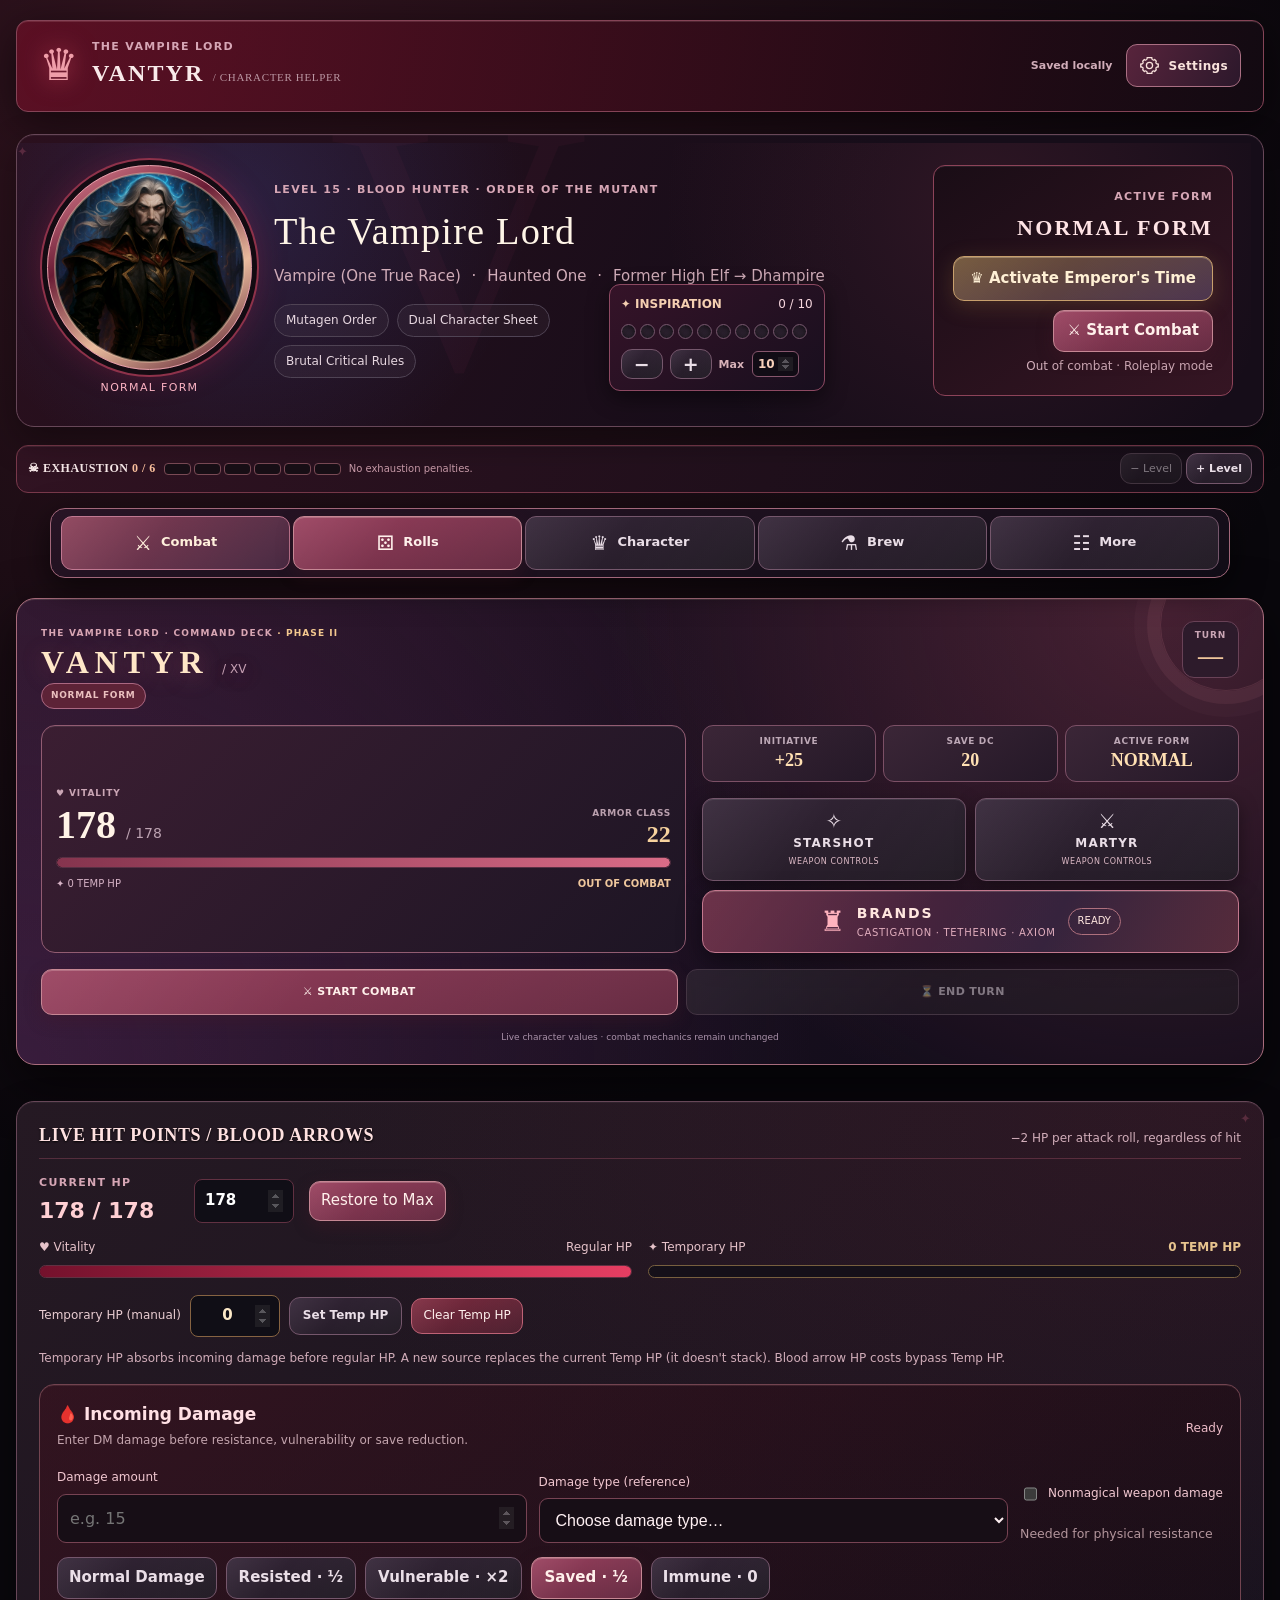
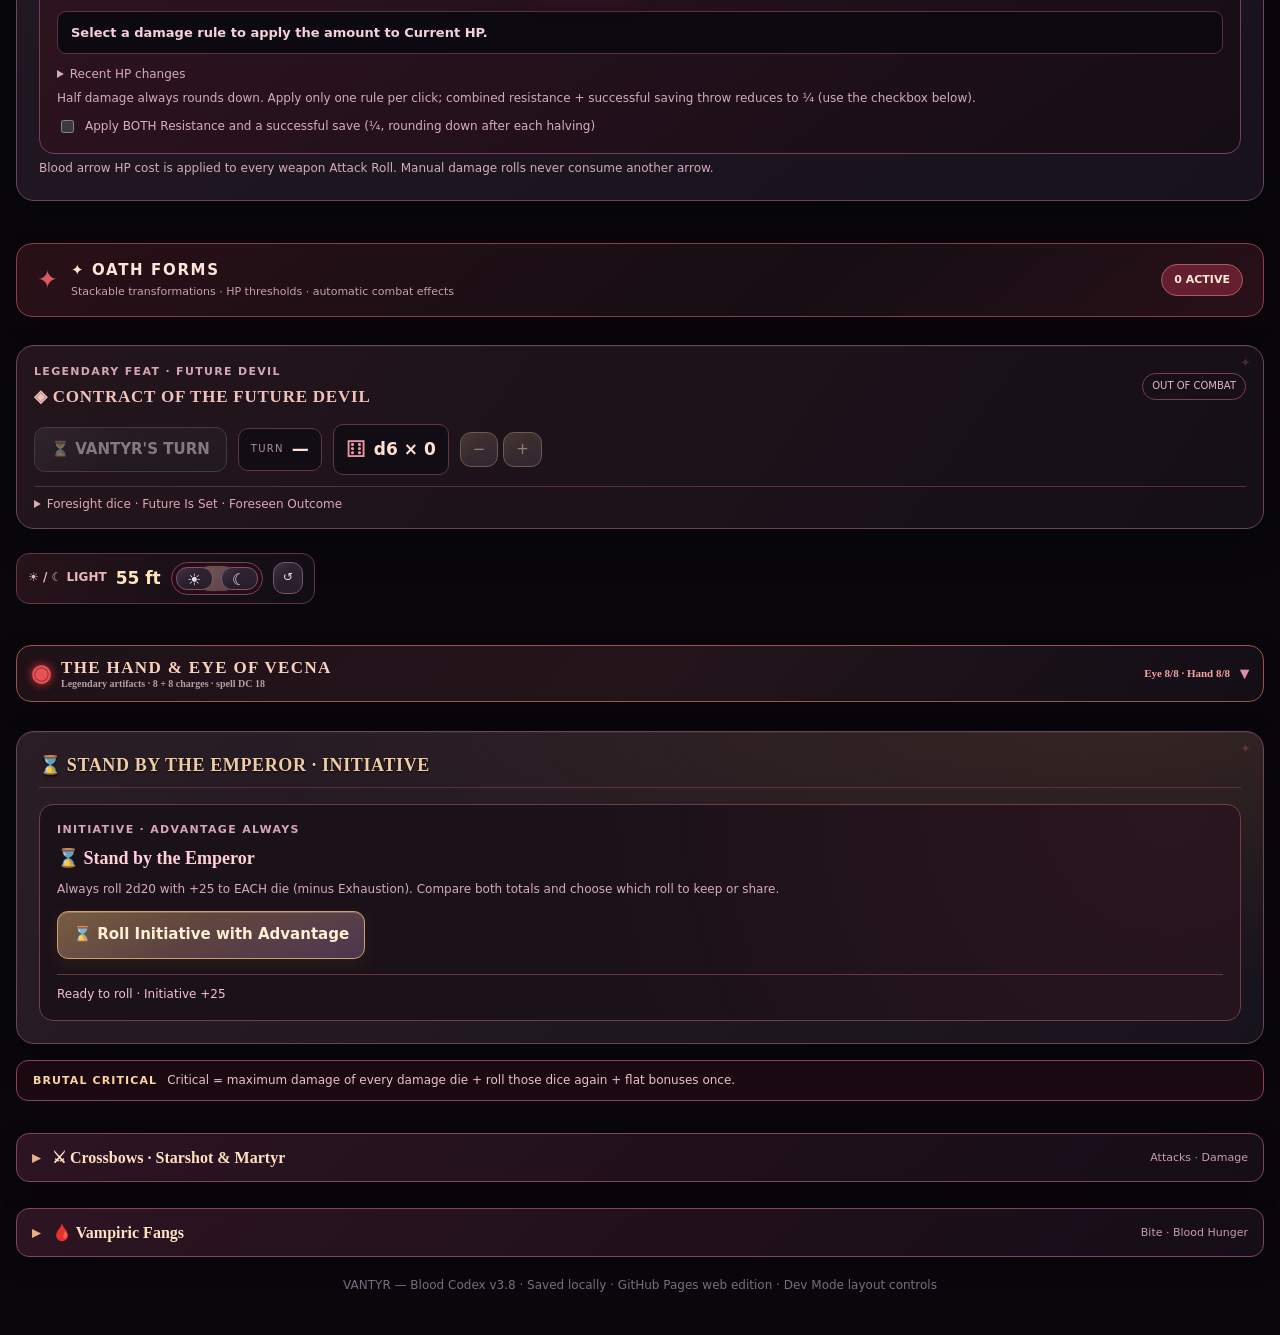
<file: index.html>
<!DOCTYPE html>

<html lang="el">
<head>
<meta charset="utf-8"/><meta content="width=device-width,initial-scale=1" name="viewport"/>
<meta content="#120e17" name="theme-color"/><title>Vantyr | Character Helper</title>
<link href="style.css" rel="stylesheet"/><script defer="" src="ascendants.js"></script><script defer="" src="app.js"></script><script defer="" src="curses.js"></script>
<script defer="" src="layout.js"></script><script defer="" src="spells.js"></script><script defer="" src="racial.js"></script><script defer="" src="vecna.js"></script><script defer="" src="future.js"></script><meta content="yes" name="apple-mobile-web-app-capable"/><meta content="yes" name="mobile-web-app-capable"/><meta content="black-translucent" name="apple-mobile-web-app-status-bar-style"/><link href="manifest.webmanifest" rel="manifest"/><link href="mobile.css" rel="stylesheet"/><script defer="" src="mobile.js"></script><link href="concoction.css" rel="stylesheet"/><script defer="" src="concoction-data.js"></script><script defer="" src="concoction.js"></script><link href="observer-ui.css?v=5.9" rel="stylesheet"/><script defer src="observer-config.js"></script><script defer src="observer-sync.js?v=5.9"></script><link href="initiative-share.css" rel="stylesheet"/><script defer src="initiative-share.js"></script><link href="settings.css" rel="stylesheet"/><script defer src="settings.js"></script><link rel="stylesheet" href="phase1.css"/><link rel="stylesheet" href="phase2.css?v=4.1"/><script defer src="phase1.js?v=4.1"></script><link rel="stylesheet" href="phase3.css?v=5.0"/><script defer src="phase3.js?v=5.0"></script><link rel="stylesheet" href="signatures.css?v=5.1"/><script defer src="signatures.js?v=5.1"></script><link rel="stylesheet" href="brands.css?v=5.3"/><link rel="stylesheet" href="rite-confirm.css?v=5.4"/><script defer src="brands.js?v=5.3"></script></head>
<body><div class="app-shell" id="app">
<header class="topbar"><div class="brand"><span class="crest">♛</span><div><div class="eyebrow">THE VAMPIRE LORD</div><h1>VANTYR <span class="muted">/ CHARACTER HELPER</span></h1></div></div><div class="top-actions"><span class="small-label" id="saveStatus">Saved locally</span>
<details class="codex-settings" id="codexSettings">
<summary class="codex-settings-toggle" aria-label="Open settings" title="Settings"><svg xmlns="http://www.w3.org/2000/svg" viewBox="0 0 24 24" aria-hidden="true"><path d="M12 15.5a3.5 3.5 0 1 0 0-7 3.5 3.5 0 0 0 0 7Z"/><path d="M19.4 15a1.65 1.65 0 0 0 .33 1.82l.06.06-1.91 1.91-.06-.06A1.65 1.65 0 0 0 16 18.4a1.65 1.65 0 0 0-1 .74 1.65 1.65 0 0 0-.25 1.25V21H9.25v-.61A1.65 1.65 0 0 0 8 18.4a1.65 1.65 0 0 0-1.82.33l-.06.06-1.91-1.91.06-.06A1.65 1.65 0 0 0 4.6 15a1.65 1.65 0 0 0-.74-1 1.65 1.65 0 0 0-1.25-.25H2v-3.5h.61A1.65 1.65 0 0 0 4.6 9a1.65 1.65 0 0 0-.33-1.82l-.06-.06 1.91-1.91.06.06A1.65 1.65 0 0 0 8 5.6a1.65 1.65 0 0 0 1-.74 1.65 1.65 0 0 0 .25-1.25V3h5.5v.61A1.65 1.65 0 0 0 16 5.6a1.65 1.65 0 0 0 1.82-.33l.06-.06 1.91 1.91-.06.06A1.65 1.65 0 0 0 19.4 9a1.65 1.65 0 0 0 .74 1 1.65 1.65 0 0 0 1.25.25H22v3.5h-.61A1.65 1.65 0 0 0 19.4 15Z"/></svg><span>Settings</span></summary>
<div class="codex-settings-menu" role="group" aria-label="Character app settings">
<div class="codex-settings-heading">VANTYR · SETTINGS</div>
<button type="button" id="observerSettingsBtn" class="codex-settings-action">◉ <span>DM Sync</span></button>
<button type="button" aria-pressed="false" class="developer-toggle codex-settings-action" id="developerModeBtn" title="Enable grid editing and drag cards into position">⚒ <span>Dev Mode</span></button>
<div class="codex-settings-divider"></div>
<button type="button" id="resetBtn" class="codex-settings-action codex-settings-danger">↺ <span>Reset Values</span></button>
</div></details></div></header><section class="hero panel">
<div class="hero-identity">
<div class="portrait-medallion-wrap">
<div class="portrait-medallion" id="portraitMedallion">
<img alt="Portrait of Vantyr" src="assets/vantyr-portrait.jpg"/>
<span aria-hidden="true" class="eye-glow eye-left"></span>
<span aria-hidden="true" class="eye-glow eye-right"></span>
<span aria-hidden="true" class="portrait-halo"></span>
<span aria-hidden="true" class="portrait-chain chain-left"></span>
<span aria-hidden="true" class="portrait-chain chain-right"></span>
</div>
<div class="portrait-caption" id="portraitState">Normal Form</div>
</div>
<div class="hero-copy">
<div class="eyebrow">LEVEL 15 · BLOOD HUNTER · ORDER OF THE MUTANT</div>
<h2 id="formTitle">The Vampire Lord</h2>
<p>Vampire (One True Race) <span class="sep">·</span> Haunted One <span class="sep">·</span> Former High Elf → Dhampire</p>
<div class="hero-tags"><span>Mutagen Order</span><span>Dual Character Sheet</span><span>Brutal Critical Rules</span></div><section class="cc-inspiration" aria-label="Inspiration tracker">
 <div class="cc-insp-head"><strong>✦ INSPIRATION</strong><span id="ccInspTotal">0 / 10</span></div>
 <div class="cc-insp-bar" id="ccInspPips" aria-label="Inspiration charges"></div>
 <div class="cc-insp-actions"><button id="ccInspMinus" type="button" aria-label="Remove inspiration">−</button><button id="ccInspPlus" type="button" aria-label="Add inspiration">+</button><label>Max <input id="ccInspMax" type="number" min="1" max="30" value="10" aria-label="Maximum inspiration"/></label></div>
</section>
</div>
</div>
<div class="mode-box">
<span class="eyebrow">ACTIVE FORM</span>
<div class="mode-name" id="modeLabel">NORMAL FORM</div>
<button aria-pressed="false" class="primary-btn" id="modeBtn">♛ Activate Emperor's Time</button>
<div class="combat-actions"><button class="gold-btn" id="combatBtn">⚔ Start Combat</button></div>
<div class="hint" id="combatStatus">Out of combat · Roleplay mode</div>
</div>
</section><section aria-label="Campaign exhaustion tracker" class="exhaustion-panel cc-mini-exhaustion" id="exhaustionPanel">
<div class="exhaustion-left"><div class="eyebrow">HOMEBREW · INDEPENDENT STATUS</div><h3>☠ EXHAUSTION <span id="exhaustionLevel">0 / 6</span></h3><div class="exhaustion-pips" id="exhaustionPips"></div><p class="hint" id="exhaustionEffect">No exhaustion penalties.</p></div>
<div class="exhaustion-buttons"><button aria-label="Remove one exhaustion level" class="ghost-btn" id="exhaustionMinus">− Level</button><button aria-label="Add one exhaustion level" class="gold-btn" id="exhaustionPlus">+ Level</button></div>
</section><nav aria-label="Main navigation" class="chapter-nav tab-nav" role="tablist"><button aria-selected="true" class="tab-btn active" data-tab="combat" role="tab">⚔ Combat</button><button aria-selected="false" class="tab-btn" data-tab="rolls" role="tab">🎲 Rolls</button><button aria-selected="false" class="tab-btn" data-tab="character" role="tab">♛ Character</button><button aria-selected="false" class="tab-btn" data-tab="curses" role="tab">🩸 Curses</button><button aria-selected="false" class="tab-btn" data-tab="spells" role="tab">✦ Spells</button><button aria-selected="false" class="tab-btn" data-tab="concoction" role="tab">⚗ Brew</button><button aria-selected="false" class="tab-btn" data-tab="inventory" role="tab" aria-label="Vantyr's Inventory">🎒 Inventory</button></nav><nav class="phase1-mobile-nav" id="phase1BottomNav" aria-label="Mobile quick navigation">
  <button class="p1-tab selected" type="button" data-go-tab="combat"><span class="p1-tab-icon">⚔</span><span>Combat</span></button>
  <button class="p1-tab" type="button" data-go-tab="rolls"><span class="p1-tab-icon">⚄</span><span>Rolls</span></button>
  <button class="p1-tab" type="button" data-go-tab="character"><span class="p1-tab-icon">♛</span><span>Character</span></button>
  <button class="p1-tab" type="button" data-go-tab="concoction"><span class="p1-tab-icon">⚗</span><span>Brew</span></button>
  <button class="p1-tab" type="button" id="p1More" aria-expanded="false" aria-controls="p1MoreMenu"><span class="p1-tab-icon">☷</span><span>More</span></button>
  <div class="p1-more-menu" id="p1MoreMenu" hidden><button type="button" data-go-tab="curses">🩸 Blood Curses</button><button type="button" data-go-tab="spells">✦ Spells</button><button type="button" data-go-tab="inventory">🎒 Inventory</button></div>
</nav><div class="layout-edit-hint" hidden="" id="layoutEditHint">⠿ Developer Mode ON · Drag card handles to rearrange within each section. Layout saves automatically. Turn off to lock.</div>
<main class="tab-pane" data-layout-zone="combat-sections" data-tab-panel="combat" id="tab-combat" role="tabpanel"><section class="phase1-dashboard" id="phase1Dashboard" aria-label="Combat quick dashboard">
  <div class="p1-hero"><div class="p1-title"><span class="p1-kicker">THE VAMPIRE LORD · COMMAND DECK</span><h2>VANTYR <span class="p1-roman">/ XV</span></h2><span class="p1-form" id="p1Form">NORMAL FORM</span></div><div class="p1-turn"><span>TURN</span><strong id="p1Turn">—</strong></div></div>
  <div class="p1-vitals"><div class="p1-hp-head"><div><span class="p1-caption">♥ VITALITY</span><strong id="p1HpText">178 <small>/ 178</small></strong></div><div class="p1-ac"><span>ARMOR CLASS</span><strong id="p1Ac">22</strong></div></div>
    <div class="p1-track" role="progressbar" id="p1HpTrack" aria-label="Current vitality" aria-valuemin="0" aria-valuemax="178" aria-valuenow="178"><div class="p1-fill" id="p1HpFill"></div></div>
    <div class="p1-vitals-foot"><span id="p1Temp">✦ 0 TEMP HP</span><span id="p1CombatState">OUT OF COMBAT</span></div></div>
  <div class="p1-stats"><div><span>INITIATIVE</span><strong id="p1Initiative">+25</strong></div><div><span>SAVE DC</span><strong id="p1Dc">20</strong></div><div><span>ACTIVE FORM</span><strong id="p1Mode">NORMAL</strong></div></div>
  <div class="p1-actions"><button type="button" id="p1Starshot" class="p1-action"><span class="p1-action-glyph">✧</span><strong>STARSHOT</strong><small>WEAPON CONTROLS</small></button><button type="button" id="p1Martyr" class="p1-action p1-action-alt"><span class="p1-action-glyph">⚔</span><strong>MARTYR</strong><small>WEAPON CONTROLS</small></button></div>
  <div class="p1-controls"><button type="button" id="p1CombatToggle" class="p1-combat-toggle">⚔ START COMBAT</button><button type="button" id="p1NextTurn" class="p1-next-turn" disabled>⏳ END TURN</button></div><div class="p1-hint">Live character values · combat mechanics remain unchanged</div>
</section><section class="panel hp-panel"><div class="section-head"><h3>LIVE HIT POINTS / BLOOD ARROWS</h3><span class="hint">−2 HP per attack roll, regardless of hit</span></div><div class="hp-row"><div><span class="eyebrow">CURRENT HP</span><strong id="currentHpText">178 / 178</strong></div><input aria-label="Current HP" id="currentHp" max="178" min="0" type="number" value="178"/><button class="ghost-btn" id="healFullBtn">Restore to Max</button></div><div class="hp-track-grid">
<div class="hp-bar-unit"><div class="hp-bar-caption"><span>♥ Vitality</span><span>Regular HP</span></div><div class="hp-track"><div id="hpFill"></div></div></div>
<div class="hp-bar-unit temp-hp-unit"><div class="hp-bar-caption"><span>✦ Temporary HP</span><strong id="tempHpText">0 TEMP HP</strong></div><div aria-label="Temporary Hit Points" aria-valuemin="0" aria-valuenow="0" class="temp-track" id="tempHpTrack" role="progressbar"><div id="tempHpFill"></div></div></div>
</div>
<div class="temp-hp-controls"><label for="tempHpInput">Temporary HP (manual)</label><input aria-label="Temporary HP value" id="tempHpInput" inputmode="numeric" min="0" step="1" type="number" value="0"/><button class="gold-btn" id="tempHpSet" type="button">Set Temp HP</button><button class="ghost-btn" id="tempHpClear" type="button">Clear Temp HP</button></div>
<p class="hint">Temporary HP absorbs incoming damage before regular HP. A new source replaces the current Temp HP (it doesn't stack). Blood arrow HP costs bypass Temp HP.</p><div aria-label="Apply incoming damage" class="damage-console">
<div class="damage-console-head"><div><strong>🩸 Incoming Damage</strong><p>Enter DM damage before resistance, vulnerability or save reduction.</p></div><div aria-live="polite" class="damage-preview" id="hpDamagePreview">Ready</div></div>
<div class="damage-grid">
<div class="damage-entry"><label for="incomingDamage">Damage amount</label><input id="incomingDamage" inputmode="numeric" min="0" placeholder="e.g. 15" step="1" type="number"/></div>
<div class="damage-entry"><label for="damageType">Damage type (reference)</label><select id="damageType"><option value="">Choose damage type…</option><option>Bludgeoning</option><option>Piercing</option><option>Slashing</option><option>Acid</option><option>Cold</option><option>Fire</option><option>Force</option><option>Lightning</option><option>Necrotic</option><option>Poison</option><option>Psychic</option><option>Radiant</option><option>Thunder</option></select></div>
<div class="damage-entry checkbox-entry"><label><input id="nonmagicalDamage" type="checkbox"/> Nonmagical weapon damage</label><small>Needed for physical resistance</small></div>
</div>
<div class="damage-actions"><button class="ghost-btn" id="applyNormalDamage" type="button">Normal Damage</button><button class="resist-btn" id="applyResistedDamage" type="button">Resisted · ½</button><button class="vulnerable-btn" id="applyVulnerableDamage" type="button">Vulnerable · ×2</button><button class="gold-btn" id="applySaveHalfDamage" type="button">Saved · ½</button><button class="ghost-btn" id="applyImmuneDamage" type="button">Immune · 0</button></div>
<div class="damage-result" id="hpDamageResult" role="status">Select a damage rule to apply the amount to Current HP.</div>
<details class="damage-history"><summary>Recent HP changes</summary><div id="hpDamageHistory">No incoming damage yet.</div></details>
<p class="hint">Half damage always rounds down. Apply only one rule per click; combined resistance + successful saving throw reduces to ¼ (use the checkbox below).</p>
<label class="damage-combo"><input id="combineSaveResistance" type="checkbox"/> Apply BOTH Resistance and a successful save (¼, rounding down after each halving)</label>
</div><p class="hint">Blood arrow HP cost is applied to every weapon Attack Roll. Manual damage rolls never consume another arrow.</p></section><details class="ascendant-tracker" id="ascendantTracker">
<summary><span class="asc-mark">✦</span><span><strong>✦ OATH FORMS</strong><small>Stackable transformations · HP thresholds · automatic combat effects</small></span><span class="asc-active-count" id="ascendantActiveCount">0 ACTIVE</span></summary>
<div class="ascendant-grid" data-layout-zone="ascendant-forms" id="ascendantCards"></div>
<div class="ascendant-bottom"><span>Manage all three transformations independently. Effects adjust instantly.</span><button class="ghost-btn" id="ascendantShortRest">Short Rest · Forms</button><button class="ghost-btn" id="ascendantLongRest">Long Rest · Forms</button></div>
</details><section aria-label="Future Devil Contract" class="panel future-panel" id="futureDevilPanel">
<div class="future-title-row"><div><span class="eyebrow">LEGENDARY FEAT · FUTURE DEVIL</span><h3>◈ CONTRACT OF THE FUTURE DEVIL</h3></div><span class="future-badge" id="futureContractStatus">OUT OF COMBAT</span></div>
<div class="future-turn-row"><button class="primary-btn future-next-turn" disabled="" id="endTurnBtn" type="button">⏳ VANTYR'S TURN</button><div class="future-counter"><span>TURN</span><strong id="futureTurnNumber">—</strong></div><div class="future-die-counter"><span class="future-die-symbol">⚅</span><strong id="futureDiceCount">d6 × 0</strong></div><div class="future-die-controls"><button class="ghost-btn" id="futureMinusDie" title="Remove one Foresight die" type="button">−</button><button class="ghost-btn" id="futurePlusDie" title="Add one Foresight die" type="button">+</button></div></div>
<details class="future-details"><summary>Foresight dice · Future Is Set · Foreseen Outcome <span id="futureActiveMark"></span></summary>
<div class="future-inner"><div class="future-card"><h4>One Step Ahead</h4><p class="hint">Gain 1d6 at combat start and each Vantyr turn. Store unused dice. Spend to add/subtract from attack rolls, checks, saves, or a creature’s AC (until end of this turn). Your roll popup can spend multiple dice.</p><div class="button-row"><button class="ghost-btn" id="futureAdjustAcAdd" type="button">Spend d6 · + AC</button><button class="ghost-btn" id="futureAdjustAcMinus" type="button">Spend d6 · − AC</button></div><p class="hint" id="futureAcTracker">Temporary target AC adjustment: none</p></div>
<div class="future-card"><h4>Future Is Set <span id="futureIsSetState">READY</span></h4><p class="hint">Once per long rest at Initiative: advantage on all attacks, ability checks and saves; attacks against you have disadvantage. Once per round, move up to your speed after an enemy misses (no opportunity attacks). Ends when combat ends or you’re incapacitated.</p><div class="button-row"><button class="gold-btn" id="futureSetActivate" type="button">Activate</button><button class="ghost-btn" id="futureSetEnd" type="button">End Effect</button><button class="ghost-btn" id="futureMissMove" type="button">Enemy Missed · Free Move</button></div><p class="hint" id="futureMoveStatus"></p></div>
<div class="future-card"><h4>Foreseen Outcome — Reaction</h4><p class="hint">Apply psychic damage directly to regular HP, ignoring defenses and Temp HP. Reactive Healing triggers. Brain Tumor stores the cost as a damage instance without amplified doubling. If the damage would drop you to 0, remain at 1 HP and gain 1 Exhaustion.</p><div class="future-outcomes"><button class="ghost-btn" id="futureFailure" type="button">Absolute Failure <small id="futureFailureUses">3/3 · 10 HP</small></button><button class="ghost-btn" id="futureSuccess" type="button">Absolute Success <small id="futureSuccessUses">3/3 · 10 HP</small></button><button class="ghost-btn" id="futureWeighted" type="button">Weighted Probability <small>Unlimited · 30 HP</small></button></div></div>
<div class="future-card"><h4>Rest &amp; Contract</h4><p class="hint">Absolute Foresight: cannot be surprised while conscious; your INT Initiative bonus and advantage are already included in Stand by the Emperor (+25). No double counting. The devil contract is binding until divine intervention, Wish, or a party's death.</p><div class="button-row"><button class="ghost-btn" id="futureLongRest" type="button">Refresh Future Devil (Long Rest)</button></div></div></div></details></section><section aria-label="Loathing the Light movement" class="movement-compact"><div class="movement-compact-head"><span>☀ / ☾ LIGHT</span><strong id="vampireSpeed">55 ft</strong></div><div aria-label="Lighting condition" class="light-switch" role="group"><button aria-pressed="false" class="light-option" id="vampireLightBtn" title="Bright light: 45 ft" type="button">☀</button><button aria-pressed="false" class="light-option" id="vampireDarkBtn" title="Dim light and darkness: 65 ft" type="button">☾</button><span aria-hidden="true" class="light-switch-thumb"></span><span aria-hidden="true" class="light-switch-track">✦</span></div><button class="ghost-btn speed-reset" id="vampireNeutralBtn" title="Reset speed to 55 ft" type="button">↺</button><span class="sr-only" id="vampireSpeedLabel">Base speed · no lighting modifier</span></section><details class="vecna-panel foldout" data-vecna-area=""><summary><span class="vecna-sigil">◉</span><span><strong>THE HAND &amp; EYE OF VECNA</strong><small>Legendary artifacts · 8 + 8 charges · spell DC 18</small></span><span class="vecna-quick" data-vecna-totals="">Eye 8/8 · Hand 8/8</span></summary><div class="vecna-reveal"><img alt="The Hand and Eye of Vecna" class="vecna-art" src="assets/hand-eye-vecna.jpg"/><div class="vecna-magic">✧ THE WHISPERED ONE ✧</div></div><div class="vecna-app" data-vecna-root=""></div></details><section class="panel initiative-combat-panel" id="initiativeCombatPanel"><div class="section-head"><h3>⌛ STAND BY THE EMPEROR · INITIATIVE</h3></div><div class="vampire-quick-card"><div class="eyebrow">INITIATIVE · ADVANTAGE ALWAYS</div><h4>⌛ Stand by the Emperor</h4><p class="hint">Always roll 2d20 with +25 to EACH die (minus Exhaustion). Compare both totals and choose which roll to keep or share.</p><button class="primary-btn" id="standByEmperorBtn" type="button">⌛ Roll Initiative with Advantage</button><div class="vampire-quick-result" id="initiativeResult">Ready to roll · Initiative +25</div></div></section><div class="rule-banner"><strong>BRUTAL CRITICAL</strong><span>Critical = maximum damage of every damage die + roll those dice again + flat bonuses once.</span></div><details class="cc-feature-fold cc-weapons-fold"><summary>⚔ Crossbows · Starshot &amp; Martyr <span>Attacks · Damage</span></summary><div class="cc-fold-content"><div class="crossbow-pair" data-layout-zone="combat-weapons" id="combatWeapons"><section class="panel weapon-section"><div class="section-head"><div><div class="eyebrow">WEAPONS &amp; COMBAT</div><h3>STARSHOT CROSSBOW <span class="weapon-tag">Rare · Attunement</span></h3><p class="hint">The Book of Many Things · Creates its own magic ammunition · Ignores Loading</p></div><span class="badge">3 maximum charges</span></div>
<div class="weapon-layout"><div class="weapon-col"><h4>Attack configuration</h4><p class="hint">Confirmed: +18 attack for both forms, 1d8 + 9 + 2 damage. Blood arrows cost 2 HP per shot. Hand of Vecna: +2d8 Cold automatically on each hit, with Brutal Critical support.</p><details class="mini-details config-foldout"><summary>⚙ Configure bonuses / weapon damage</summary><div class="config-grid"><label>Crossbow type <select id="crossbowType"><option value="custom">Vantyr · 1d8 (custom)</option><option value="hand">Hand</option><option value="light">Light</option><option value="heavy">Heavy</option></select></label><label>Custom dice (e.g. 2d6) <input id="weaponDice" maxlength="12" type="text" value="1d8"/></label><label>Attack bonus · Normal <input id="atkNormal" type="number"/></label><label>Attack bonus · Emperor <input id="atkEmperor" type="number"/></label><label>Damage flat bonus · Normal <input id="dmgNormal" type="number"/></label><label>Damage flat bonus · Emperor <input id="dmgEmperor" type="number"/></label></div></details><p class="hint">Attack bonus is the <b>total</b> to add to d20. No modifiers are double-counted.</p><div aria-label="Attack roll mode" class="rollmode" role="group"><label><input checked="" name="rollMode" type="radio" value="normal"/> Normal</label><label><input name="rollMode" type="radio" value="adv"/> Advantage</label><label><input name="rollMode" type="radio" value="dis"/> Disadvantage</label></div><div class="button-row"><button class="primary-btn" data-dice-tray="starshot" id="attackBtn">🎯 Attack Roll</button><button class="ghost-btn" data-dice-tray="starshot" id="damageBtn">Damage Roll</button><button class="gold-btn" data-dice-tray="starshot" id="critBtn">✦ Brutal Critical</button></div><div aria-live="polite" class="dice-tray" id="dice-tray-starshot"><div class="dice-tray-title">STARSHOT · DICE TRAY</div><div class="dice-placeholder">Roll attack, damage, constellation or dawn recovery to see animated dice.</div></div>
<p class="hint">Natural 20 triggers critical damage automatically. Each Attack Roll spends 2 HP for a blood arrow; Damage/Critical Damage buttons do not spend HP again. Brutal Critical: MAX dice damage + fresh dice roll; flat bonuses only once.</p></div>
<div class="weapon-col"><div class="charge-head"><h4>Constellation charges</h4><strong id="chargesText">3 / 3</strong></div><div class="charge-pips" id="chargePips"></div><div class="button-row"><button class="ghost-btn" data-dice-tray="starshot" id="dawnBtn">☀ Dawn · Recover 1d3</button><button class="ghost-btn" id="chargeResetBtn">Refill 3</button></div><div class="constellation-list" data-layout-zone="starshot-constellations"><div class="constellation"><div class="constellation-top"><strong>⚖ Balance</strong><span class="effect-status" id="balanceState">Inactive</span></div><details class="mini-details"><summary>Effect details</summary><p>Bonus action, 1 charge. Next hit with this crossbow before end of next turn: you or another creature within 30 ft gains <b>1d8 + proficiency bonus</b> temporary HP.</p></details><button class="ghost-btn" data-activate="balance" data-dice-tray="starshot">Invoke Balance · −1 charge</button><button class="ghost-btn deactivate-btn" data-deactivate="balance" disabled="disabled" id="deactivate-balance" type="button">✕ Deactivate</button></div><div class="constellation"><div class="constellation-top"><strong>🔥 Flames</strong><span class="effect-status" id="flamesState">Inactive</span></div><details class="mini-details"><summary>Effect details</summary><p>Bonus action, 1 charge. Each hit with this crossbow until end of next turn deals <b>+2d8 fire</b>.</p></details><button class="ghost-btn" data-activate="flames" data-dice-tray="starshot">Invoke Flames · −1 charge</button><button class="ghost-btn deactivate-btn" data-deactivate="flames" disabled="disabled" id="deactivate-flames" type="button">✕ Deactivate</button></div><div class="constellation"><div class="constellation-top"><strong>◈ Rogue</strong><span class="effect-status" id="rogueState">Inactive</span></div><details class="mini-details"><summary>Effect details</summary><p>Bonus action, 1 charge. You and everything worn/carried become <b>invisible</b> until end of next turn.</p></details><button class="ghost-btn" data-activate="rogue" data-dice-tray="starshot">Invoke Rogue · −1 charge</button><button class="ghost-btn deactivate-btn" data-deactivate="rogue" disabled="disabled" id="deactivate-rogue" type="button">✕ Deactivate</button></div></div><p class="hint">Effects expire after pressing End Turn twice (current turn and next turn). The app tracks each effect individually.</p></div></div>
<div aria-live="polite" class="roll-output" id="rollOutput">Combat rolls and constellation effects will appear here.</div><div class="section-head log-heading"><h4>Roll history</h4><button class="ghost-btn" id="clearLogBtn">Clear log</button></div><div class="roll-log" id="rollLog"></div>
</section>
<section class="panel martyr-section"><div class="section-head"><div><div class="eyebrow">SECOND CROSSBOW · HOMEBREW</div><h3>MARTYR <span class="weapon-tag">1d8 + 9 + 2 · Attack +18</span></h3><p class="hint">Crossbow with blood-arrow mechanics. Same roll modes and blood cost as Starshot.</p></div></div><div class="weapon-layout"><div class="weapon-col"><h4>Martyr — Attack &amp; Damage</h4><details class="mini-details config-foldout"><summary>⚙ Configure bonuses / weapon damage</summary><div class="config-grid"><label>Attack bonus <input id="martyrAtk" type="number" value="18"/></label><label>Damage flat bonus <input id="martyrFlat" type="number" value="11"/></label></div></details><div aria-label="Martyr roll mode" class="rollmode" role="group"><label><input checked="" name="martyrMode" type="radio" value="normal"/> Normal</label><label><input name="martyrMode" type="radio" value="adv"/> Advantage</label><label><input name="martyrMode" type="radio" value="dis"/> Disadvantage</label></div><div class="button-row"><button class="primary-btn" data-dice-tray="martyr" id="martyrAttack">🎯 Attack Roll</button><button class="ghost-btn" data-dice-tray="martyr" id="martyrDamage">Damage Roll</button><button class="gold-btn" data-dice-tray="martyr" id="martyrCrit">✦ Brutal Critical</button></div><div aria-live="polite" class="dice-tray" id="dice-tray-martyr"><div class="dice-tray-title">MARTYR · DICE TRAY</div><div class="dice-placeholder">Your Martyr dice will appear here.</div></div><p class="hint">Attack costs 2 HP. Damage buttons don't deduct HP again. Selected Crimson Rite is added to damage rolls when active.</p></div><div class="weapon-col"><h4>Madris' Fury · Weapon Ability</h4><p class="hint">Target one creature within 60 ft. Constitution save or 6d8 necrotic damage and Paralyzed for up to 1 minute. Target repeats the save at the end of each of its turns.</p><details class="mini-details config-foldout"><summary>⚙ Configure bonuses / weapon damage</summary><div class="config-grid"><label>Constitution Save DC (DM-confirmed) <input id="furyDC" placeholder="Enter DC" type="number"/></label><label>Damage dice <input id="furyDice" maxlength="12" type="text" value="6d8"/></label></div></details><div class="button-row"><button class="primary-btn" data-dice-tray="fury" id="furyUse">☠ Use Madris' Fury · Roll 6d8</button><button class="ghost-btn" data-dice-tray="fury" id="furyCrit">✦ Brutal Crit (DM approval only)</button></div><div aria-live="polite" class="dice-tray" id="dice-tray-fury"><div class="dice-tray-title">MADRIS’ FURY · DICE TRAY</div><div class="dice-placeholder">Necrotic dice rolls appear here.</div></div><div class="constellation"><div class="constellation-top"><strong>Paralyzed target tracker</strong><span class="effect-status" id="furyState">Inactive</span></div><span class="effect-status" id="paralysisBanner">No paralyzed target</span><p>Manually mark a failed CON save; use End Turn to advance the duration, and Mark Save Success when the target succeeds.</p><div class="button-row"><button class="ghost-btn" id="furyFailedSave">Failed Save · Paralyzed</button><button class="ghost-btn" id="furySaved">Successful Save · End</button></div><div class="paralysis-settings"><label class="rite-check"><input disabled="" id="targetIsParalyzed" type="checkbox"/> Attacking the paralyzed target from Madris’ Fury</label><label>Distance to target <select id="paralysisDistance"><option value="far">More than 5 ft</option><option value="close">Within 5 ft</option></select></label></div><div class="paralysis-hint" id="paralysisHint">Mark Failed Save in Madris’ Fury first to enable automatic critical hits.</div></div><p class="hint">The supplied description does not state any limited uses or a specific DC, so neither is invented. The text “30 (6d8)” is inconsistent with the normal 6d8 average (27); roll 6d8 as written.</p></div></div></section></div></div></details><details class="cc-feature-fold cc-weapons-fold"><summary>🩸 Vampiric Fangs <span>Bite · Blood Hunger</span></summary><div class="cc-fold-content"><section class="panel fangs-section">
<div class="section-head"><div><div class="eyebrow">VAMPIRE · NATURAL SIMPLE WEAPON</div><h3>VAMPIRIC BITE / FANGS</h3><p class="hint">Uses Constitution for attacks and piercing damage. Additional Crimson Rite damage applies when active.</p></div><span class="badge" id="fangsBloodied">Bloodied Advantage: OFF</span></div>
<div class="fangs-numbers" data-layout-zone="fangs-numbers"><div><span>ATTACK BONUS</span><strong id="fangsAtkBonus">+10</strong></div><div><span>PIERCING</span><strong id="fangsDamage">1d4 +5</strong></div><div><span>CON MODIFIER</span><strong id="fangsCon">+5</strong></div></div>
<div class="rollmode"><label><input checked="" name="biteMode" type="radio" value="normal"/> Normal</label><label><input name="biteMode" type="radio" value="adv"/> Advantage</label><label><input name="biteMode" type="radio" value="dis"/> Disadvantage</label></div>
<div class="button-row"><button class="primary-btn" data-dice-tray="fangs" id="biteAttack">🎯 Bite Attack</button><button class="ghost-btn" data-dice-tray="fangs" id="biteDamage">Damage on Hit</button><button class="gold-btn" data-dice-tray="fangs" id="biteCrit">✦ Brutal Critical</button></div>
<div aria-live="polite" class="dice-tray" id="dice-tray-fangs"><div class="dice-tray-title">FANGS · DICE TRAY</div><div class="dice-placeholder">Bite attack and damage dice appear here.</div></div>
<div class="constellation"><div class="constellation-top"><strong>Vampiric Empowerment</strong><span class="effect-status" id="bitePiercing">No hit recorded</span></div>
<p>After a successful bite against a non-Construct, non-Undead target, restore HP equal to piercing damage, OR store that amount as a bonus to the next attack roll or ability check.</p>
<label class="rite-check"><input checked="" id="biteEligible" type="checkbox"/> Target eligible (not Construct / Undead)</label>
<div class="button-row"><button class="ghost-btn" id="biteHeal">♥ Heal piercing amount</button><button class="ghost-btn" id="biteEmpower">✦ Store Empowerment</button></div>
<div class="constellation-top"><strong>Stored bonus</strong><span class="effect-status" id="biteBuffStatus">None</span></div>
<div class="button-row"><button class="ghost-btn" id="biteConsumeCheck">Use on ability check</button><button class="ghost-btn" id="biteClearBuff">Clear bonus</button></div>
</div>
<div class="vampiric-followups" id="vampiricFollowups">
<div class="vampiric-prompt" hidden="" id="biteCharmPrompt"><div><strong>🦇 Bite connected — attempt Vampiric Charm?</strong><p class="hint">One shared charm use per Long Rest. Select the appropriate target type; Wisdom save vs <b id="biteCharmDC">DC 20</b>.</p></div><div class="button-row"><button class="gold-btn" id="biteCharmPerson" type="button">Charm Person</button><button class="gold-btn" id="biteCharmMonster" type="button">Charm Monster</button><button class="ghost-btn" id="biteCharmSkip" type="button">Not now</button></div><div class="hint" id="biteCharmPromptStatus"></div></div>
<details class="mini-details bloodhungry-panel"><summary>🩸 Bloodhungry Bite · conditional siphon &amp; flat necrotic damage</summary><div class="bloodhungry-body"><p class="hint">Only after a successful bite against a qualifying target. Choose the target condition, enter how much HP the target has available, and siphon up to your missing HP. No damage dice are rolled.</p><div class="bloodhungry-grid"><label>Target condition<select id="bloodhungryCondition"><option value="">Select condition</option><option value="stunned">Stunned</option><option value="grappled">Grappled</option><option value="restrained">Restrained</option><option value="other">Other — DM approved</option></select></label><label>Available target HP<input id="bloodhungryAvailable" min="0" placeholder="e.g. 30" step="1" type="number"/></label><label>Siphon amount<input id="bloodhungryAmount" min="0" placeholder="Defaults to maximum possible" step="1" type="number"/></label></div><div class="button-row"><button class="primary-btn" id="bloodhungrySiphon" type="button">🩸 Siphon &amp; Deal Necrotic</button><button class="ghost-btn" id="bloodhungryMax" type="button">Fill maximum amount</button></div><p class="hint" id="bloodhungryHint">Requires a confirmed successful bite. DM confirms the target condition.</p></div></details>
</div>
</section><details class="foldout full-foldout"><summary>🩸 Crimson Rites — choose &amp; lock for each weapon</summary><section class="panel rite-panel" id="ritesPanel"><div class="section-head"><div><div class="eyebrow">BLOOD HUNTER · HEMOCRAFT DIE 1d8</div><h3>CRIMSON RITES — WEAPON LOADOUT</h3><p class="hint">Select a rite for each weapon, activate it, then lock the selection. Rite damage is included in Attack Critical and Damage rolls for crossbows.</p></div></div><div class="rite-grid" data-layout-zone="crimson-rites"><div class="rite-card"><h4>Starshot Crossbow</h4><label class="rite-label">Selected Crimson Rite<select id="rite-starshot"><option value="none">No Rite</option><option value="dawn">Rite of the Dawn · Radiant</option><option value="psychic">Psychic</option><option value="lightning">Lightning</option><option value="cold">Cold</option></select></label><div class="rite-controls"><label class="rite-check"><input id="rite-active-starshot" type="checkbox"/> Rite Active</label><button class="ghost-btn" id="rite-lock-starshot">🔓 Lock selected Rite</button></div><label class="rite-check" hidden="" id="rite-undead-wrap-starshot"><input id="rite-undead-starshot" type="checkbox"/> ☠ Undead Target · Extra Hemocraft Die</label><div class="effect-status" id="rite-status-starshot">Inactive</div><div class="rite-benefits" hidden="" id="rite-dawn-benefits-starshot">☀ Rite of the Dawn: bright light 20 ft; resistance to necrotic damage while active. Against undead, roll an additional 1d8 rite damage on hit.</div></div><div class="rite-card"><h4>Martyr Crossbow</h4><label class="rite-label">Selected Crimson Rite<select id="rite-martyr"><option value="none">No Rite</option><option value="dawn">Rite of the Dawn · Radiant</option><option value="psychic">Psychic</option><option value="lightning">Lightning</option><option value="cold">Cold</option></select></label><div class="rite-controls"><label class="rite-check"><input id="rite-active-martyr" type="checkbox"/> Rite Active</label><button class="ghost-btn" id="rite-lock-martyr">🔓 Lock selected Rite</button></div><label class="rite-check" hidden="" id="rite-undead-wrap-martyr"><input id="rite-undead-martyr" type="checkbox"/> ☠ Undead Target · Extra Hemocraft Die</label><div class="effect-status" id="rite-status-martyr">Inactive</div><div class="rite-benefits" hidden="" id="rite-dawn-benefits-martyr">☀ Rite of the Dawn: bright light 20 ft; resistance to necrotic damage while active. Against undead, roll an additional 1d8 rite damage on hit.</div></div><div class="rite-card"><h4>Vampire Fangs</h4><label class="rite-label">Selected Crimson Rite<select id="rite-fangs"><option value="none">No Rite</option><option value="dawn">Rite of the Dawn · Radiant</option><option value="psychic">Psychic</option><option value="lightning">Lightning</option><option value="cold">Cold</option></select></label><div class="rite-controls"><label class="rite-check"><input id="rite-active-fangs" type="checkbox"/> Rite Active</label><button class="ghost-btn" id="rite-lock-fangs">🔓 Lock selected Rite</button></div><label class="rite-check" hidden="" id="rite-undead-wrap-fangs"><input id="rite-undead-fangs" type="checkbox"/> ☠ Undead Target · Extra Hemocraft Die</label><div class="effect-status" id="rite-status-fangs">Inactive</div><div class="rite-benefits" hidden="" id="rite-dawn-benefits-fangs">☀ Rite of the Dawn: bright light 20 ft; resistance to necrotic damage while active. Against undead, roll an additional 1d8 rite damage on hit.</div></div></div><p class="hint">Activating a Crimson Rite requires confirmation and automatically costs 1d8 current HP, bypassing Temporary HP. Cancelling and deactivating cost nothing. Re-activating later rolls a new 1d8. Fangs are fully supported below (bite uses Constitution and has no blood-arrow HP cost). Rite lock prevents changing the selected rite, not activation/deactivation.</p></section></details></div></details></main><section class="tab-pane tab-hidden" data-layout-zone="rolls-sections" data-tab-panel="rolls" id="tab-rolls" role="tabpanel"><details class="panel cc-feature-fold" id="ccSavingFold"><summary>🛡 Saving Throws <span>Tap to expand</span></summary><div class="cc-fold-content"><div class="section-head"><div><h3>SAVING THROWS</h3><p class="hint">Click Roll for instant saves. Edit the number any time.</p></div><span class="hint">Active form</span></div><div class="save-grid" data-layout-zone="saving-throws" id="saves"></div></div></details><details class="panel cc-feature-fold" id="skillsSection"><summary>🎲 Skills &amp; Proficiencies <span>Tap to expand</span></summary><div class="cc-fold-content"><div class="section-head"><div><h3>SKILLS &amp; PROFICIENCIES</h3><p class="hint">Fantasy sheet layout · click Roll to use the shared dice tray.</p></div><span class="hint">PB +5</span></div><div class="skill-grid sheet-skill-grid" data-layout-zone="skills" id="skills"></div></div></details><details class="panel utility-panel cc-feature-fold"><summary>☠ Death Saves &amp; Dice Tray <span>Tap to expand</span></summary><div class="cc-fold-content"><div class="section-head"><div><h3>CHECKS, DEATH SAVES &amp; SHARED DICE TRAY</h3><p class="hint">Use this section for skill checks, saving throws and death saving throws.</p></div><span class="hint">Interactive utility area</span></div><div class="utility-grid"><div class="utility-col"><h4>Shared Dice Tray</h4><div aria-live="polite" class="dice-tray" id="dice-tray-utility"><div class="dice-tray-title">UTILITY · DICE TRAY</div><div class="dice-placeholder">Skill checks, saving throws and death saves appear here.</div></div></div><div class="utility-col"><h4>Death Saving Throws</h4><div class="death-card"><div class="death-track" data-layout-zone="death-tracks"><div><span>Successes</span><div class="death-pips" id="deathSuccessTrack"></div></div><div><span>Failures</span><div class="death-pips failures" id="deathFailureTrack"></div></div></div><div class="button-row"><label class="death-mode-label" for="deathRollMode">Roll mode <select class="utility-roll-mode" id="deathRollMode"><option value="normal">Normal</option><option value="adv">Advantage</option><option value="dis">Disadvantage</option></select></label><button class="primary-btn" id="deathRollBtn">☠ Roll Death Save</button><button class="ghost-btn" id="deathResetBtn">Reset</button><button class="ghost-btn" id="deathSuccessBtn">+ Success</button><button class="ghost-btn" id="deathFailureBtn">+ Failure</button></div><p class="hint" id="deathSaveText">No death saves rolled yet.</p></div></div></div></div></details></section><section class="tab-pane tab-hidden" data-layout-zone="curses-sections" data-tab-panel="curses" id="tab-curses" role="tabpanel">
<div class="curse-library-heading"><h3>CURSE ARCHIVE</h3><p>Choose an order below to reveal its curses. Cast, Amplify or Read without searching through the whole page.</p></div>
<details class="curse-collection" id="standardCurseCollection"><summary><span class="curse-collection-icon">🩸</span><span><strong>The Blood Curses</strong><small>Six original Blood Hunter curses</small></span><span class="curse-collection-count">06</span></summary><div class="curse-card-grid" data-layout-zone="normal-curses" id="normalCurses"></div></details>
<details class="curse-collection" id="sparkCurseCollection"><summary><span class="curse-collection-icon">✦</span><span><strong>The Blood Curses Imbued by the Spark</strong><small>Five evolved curses · unique Spark effects</small></span><span class="curse-collection-count">05</span></summary><div class="curse-card-grid" data-layout-zone="spark-curses" id="sparkCurses"></div></details>
<section class="panel curse-resource-panel">
<div class="section-head"><div><div class="eyebrow">ORDER OF THE MUTANT · SPARK INFUSED</div><h3>THE BLOOD CURSE GRIMOIRE</h3><p class="hint">One shared pool for regular and Spark curses. Cast Amplified also costs a Hemocraft die (1d8) from your regular HP.</p></div></div>
<div class="curse-resource-grid">
<div class="curse-resource"><span class="eyebrow">SHARED BLOOD CURSE CHARGES</span><strong id="curseChargesText">4 / 4</strong><div class="curse-orbs" id="curseChargePips"></div><div class="button-row"><button class="ghost-btn" id="curseChargeMinus">− Charge</button><button class="ghost-btn" id="curseChargePlus">+ Charge</button><button class="ghost-btn" id="curseShortRest">Short Rest</button><button class="gold-btn" id="curseLongRest">☾ Long Rest</button></div></div>
<div class="curse-resource"><span class="eyebrow">CORROSION · FREE USE</span><strong id="curseFreeText">1 / 1</strong><p class="hint">Used automatically first for Corrosion. Once spent, Corrosion uses shared charges.</p><div class="button-row"><button class="ghost-btn" id="curseFreeToggle">Toggle free use</button></div></div>
</div><p aria-live="polite" class="hint" id="curseResourceStatus"></p>
</section>
<section aria-label="Brain Tumor accumulation tracker" class="brain-sanctum panel" id="brainTumorSanctum">
<div class="brain-heading"><div><div class="eyebrow">THE SPARK · ACCUMULATING CURSE</div><h3>☠ BLOOD CURSE OF THE BRAIN TUMOR</h3><p>Separate damage instances. Each hit gains power as the curse's turn multiplier increases.</p></div><div class="brain-status" id="brainStatus">DORMANT</div></div>
<div class="brain-overview"><div class="brain-stat"><small>CURSE TURN</small><strong id="brainTurn">—</strong></div><div class="brain-stat"><small>ACTIVE MULTIPLIER</small><strong id="brainMultiplier">×2</strong></div><div class="brain-stat brain-grand-total"><small>PAIN READY TO BURST</small><strong id="brainTotal">0</strong><span id="brainSplit">0 necrotic · 0 psychic</span></div><div class="brain-stat"><small>RECORDED HITS</small><strong id="brainCount">0</strong></div></div>
<div class="brain-controls"><div class="brain-action-row"><button class="gold-btn" id="brainNextTurn">➜ Manual Brain Turn</button><button class="ghost-btn" id="brainPreviousTurn">↶ Undo Turn</button><button class="primary-btn" id="brainBurst">✹ BURST ACCUMULATED PAIN</button><button class="ghost-btn" id="brainEnd">End / Clear Curse</button></div><p class="hint">Vantyr’s Turn in Combat advances this tracker automatically. Use Manual Brain Turn only to correct tracking; do not press both for the same turn.</p></div>
<form class="brain-damage-form" id="brainAddForm">
<label for="brainDamageInput">Incoming damage · before your defenses</label>
<div class="brain-damage-options">
<label>Damage type<select aria-label="Incoming Brain Tumor damage type" id="brainDamageType">
<option value="Bludgeoning">Bludgeoning</option><option selected="" value="Piercing">Piercing</option><option value="Slashing">Slashing</option>
<option value="Acid">Acid</option><option value="Cold">Cold (immune)</option><option value="Fire">Fire</option>
<option value="Force">Force</option><option value="Lightning">Lightning</option><option value="Necrotic">Necrotic (immune)</option>
<option value="Poison">Poison (immune)</option><option value="Psychic">Psychic</option><option value="Radiant">Radiant (vulnerable)</option><option value="Thunder">Thunder</option>
</select></label>
<label class="brain-checkbox"><input checked="" id="brainNonmagical" type="checkbox"/> Nonmagical physical damage</label>
<label class="brain-checkbox"><input id="brainSavedHalf" type="checkbox"/> Successful saving throw · half damage</label>
</div>
<div class="brain-input-row"><input id="brainDamageInput" min="1" placeholder="e.g. 40" required="" step="1" type="number"/><button class="primary-btn" type="submit">+ Record Hit &amp; Deduct HP</button></div>
<div aria-live="polite" class="brain-damage-preview" id="brainDamagePreview">Enter incoming damage to preview your HP loss and stored pain.</div>
<p class="hint">Recording a hit always updates your HP automatically (Temp HP absorbs first). The curse stores the original incoming damage before resistance, vulnerability or Amplified self-damage. Immune hits store nothing.</p>
</form>
<div class="brain-ledger-title"><h4>PAIN LEDGER — EVERY HIT KEPT SEPARATE</h4><span id="brainRoundHelp">Cast Brain Tumor to begin.</span></div><div aria-live="polite" class="brain-ledger" id="brainLedger"></div>
<p class="brain-rule" id="brainRuleHelp">Normal: ×2 turns 1–2, ×3 turns 3–4, ×4 turns 5–6. Amplified: ×2 on turn 1, ×3 on turn 2, ×4 on turn 3. Each earlier damage instance grows when the multiplier increases.</p>
</section>
<section class="panel curse-tracker-panel"><div class="section-head"><div><h3>ACTIVE CURSE EFFECTS</h3><p class="hint">End Turn advances timed effects during combat. Manual controls remain available for target turns, failed saves and ending effects.</p></div></div><div class="curse-effects" id="curseEffects"></div></section>
</section><section class="tab-pane tab-hidden" data-tab-panel="spells" id="tab-spells" role="tabpanel">
<section class="panel blood-spells-header"><div class="section-head"><div><div class="eyebrow">ONE TRUE VAMPIRE · INNATE MAGIC</div><h3>✦ SPELLS &amp; SUPERNATURAL CASTING</h3><p class="hint">No conventional spell slots · abilities use their own rest-based charges. Every spell shows its racial source and a concise 2014 5e rules reference.</p></div><div class="spell-dc-box"><span>VANTYR SPELL SAVE DC</span><strong id="spellDCDisplay">20</strong><small id="spellFormDisplay">Normal Form</small></div></div><div class="spell-card-grid" data-layout-zone="spell-cards" id="spellCards"></div><details class="vecna-spell-section" open=""><summary>◉ HAND &amp; EYE OF VECNA · ARTIFACT SPELLS</summary><p class="hint">These spells use artifact charges instead of spell slots. Save DC 18.</p><div class="spell-card-grid" id="vecnaSpellCards"></div></details>
<div class="spell-rest-guide"><span>☾ Spell powers refresh automatically on Long Rest (Blood Curses → Long Rest, Ascendant Forms → Long Rest).</span><button class="ghost-btn" id="spellLongRest" type="button">☾ Long Rest · Restore Powers</button></div></section>
</section><section class="tab-pane tab-hidden" data-tab-panel="concoction" id="tab-concoction" role="tabpanel">
  <section class="panel cc-head">
    <div class="cc-eyebrow">VANTYR'S ALCHEMICAL CODEX</div>
    <h3>⚗ Concoction</h3>
    <p>169 crafting recipes from your supplied guide. Browse by kit and rarity, search effects, and craft through the Devil's Cauldron. The recipe's book DC is shown separately from your custom success thresholds.</p>
    <div class="cc-search-stack"><label class="cc-search-wrap"><span aria-hidden="true">⌕</span><input id="ccSearch" type="search" placeholder="Find a potion, poison or effect…" autocomplete="off" aria-label="Search crafting recipes" aria-controls="ccSuggestions" aria-autocomplete="list"/></label><div id="ccSuggestions" class="cc-suggestions" role="listbox" hidden></div></div>
    <div class="cc-eyebrow">CRAFTING KIT</div>
    <div class="cc-filter-row" id="ccCategories"></div>
    <div class="cc-eyebrow">BOOK RARITY / RECIPE DC</div>
    <div class="cc-filter-row" id="ccRarities"></div>
    <div class="cc-statline"><span id="ccResultCount">Loading recipes…</span><span>Book DC 7 / 8 / 12 / 15 / 18</span></div>
  </section>
  <details class="panel cc-cauldron-panel" id="ccCauldronPanel">
    <summary class="cc-craft-summary">⚗ Craft · The Devil's Cauldron <span>▾ Open your brewing station</span></summary>
    <div class="cc-cauldron-header">
      <div><div class="cc-eyebrow">THE DEVIL'S CAULDRON</div><h3>✦ Craft</h3></div>
      <label class="cc-switch" title="Turn crafting audio on or off"><input id="ccMute" type="checkbox"/> 🔇 Mute</label>
    </div>
    <p class="cc-muted">Two separate d20s: Arcana +10, then Medicine +5. Your personal lab adds +10 to their combined total. Each roll also respects existing Exhaustion penalties on skill checks.</p>
    <div class="cc-labrow"><label class="cc-switch"><input id="ccLab" type="checkbox"/><span id="ccLabText">Personal lab +10 (off)</span></label></div>
    <div class="cc-search-stack"><label class="cc-field" for="ccCraftFind">Find an item to brew<input id="ccCraftFind" type="search" placeholder="Search within the cauldron…" autocomplete="off" aria-controls="ccCraftSuggestions" aria-autocomplete="list"/></label><div id="ccCraftSuggestions" class="cc-suggestions" role="listbox" hidden></div></div>
    <label class="cc-field" for="ccCraftItem">Select a recipe
      <select class="cc-picker" id="ccCraftItem"><option value="">Choose a recipe...</option></select>
    </label>
    <p class="cc-muted" id="ccSelectedRecipe">Choose any recipe to begin.</p><div class="cc-roll-modes" role="group" aria-label="Roll mode for the next crafting check"><label><input type="radio" name="ccRollMode" value="normal" checked/> Normal</label><label><input type="radio" name="ccRollMode" value="adv"/> Advantage</label><label><input type="radio" name="ccRollMode" value="dis"/> Disadvantage</label></div>
    <div class="cc-cauldron-stage">
      <button type="button" id="ccCauldron" class="cc-cauldron" aria-label="Stir the cauldron and begin crafting">
        <span class="cc-pot-handle" aria-hidden="true"></span>
        <span class="cc-pot-body" aria-hidden="true"></span>
        <span class="cc-pot-rim" aria-hidden="true"></span>
        <span class="cc-spoon" aria-hidden="true"></span>
        <span class="cc-steam" aria-hidden="true">♨</span><span class="cc-steam two" aria-hidden="true">♨</span><span class="cc-steam three" aria-hidden="true">♨</span>
        <span class="cc-bubble" style="--x:38%;--s:15px;--t:.1s" aria-hidden="true"></span>
        <span class="cc-bubble" style="--x:60%;--s:12px;--t:.5s" aria-hidden="true"></span>
        <span class="cc-bubble" style="--x:49%;--s:20px;--t:.9s" aria-hidden="true"></span>
        <span class="cc-pot-label" aria-hidden="true">TAP TO STIR ⚗</span>
      </button>
    </div>
    <p id="ccCraftQuestion" class="cc-question">Select a recipe and begin crafting.</p>
    <div class="cc-roll-actions">
      <button id="ccStart" class="gold-btn" type="button">⚗ Begin Brewing</button>
      <button id="ccArcanaRoll" class="gold-btn" type="button" hidden>🎲 Yes · Roll Arcana</button>
      <button id="ccMedicineRoll" class="gold-btn" type="button" hidden>🎲 Yes · Roll Medicine</button>
      <button id="ccFinish" class="primary-btn" type="button" hidden>✦ View Outcome</button>
    </div>
    <div class="cc-result" id="ccSelectedResult" aria-live="polite"></div>
    <p class="cc-notice" id="ccNotice" aria-live="polite"></p>
    <p class="cc-muted">Custom milestones: DC 30 = half cost &amp; half time · DC 40 = 2 items · DC 50 = Masterwork (DM-defined). Below DC 30: consult your DM.</p>
  </details>
  <details class="panel cc-catalogue cc-catalogue-fold"><summary>📚 Crafting Directories <span>Alchemist · Herbalism · Poisoner · DC</span></summary><div class="cc-catalogue-content"><div class="cc-catalogue-intro">Choose a crafting kit, then a rarity (and its book DC). Expand only what you need; use <strong>Read</strong> to see the effect.</div>
    <div class="cc-recipe-list" id="ccRecipes"></div></div>
  </details>
</section>
<section class="tab-pane tab-hidden" data-tab-panel="inventory" id="tab-inventory" role="tabpanel">
  <section class="panel cc-head">
    <div class="cc-eyebrow">VANTYR'S PERSONAL SATCHEL</div>
    <div class="cc-cauldron-header"><div><h3>🎒 Vantyr's Inventory</h3><p class="cc-inventory-guide">Your saved potions, custom items, and DM-defined Masterwork effects.</p></div></div>
<div class="cc-bag-entry" id="ccBagStage">
<button type="button" id="ccBagOpen" class="cc-bag-trigger" aria-expanded="false" aria-controls="ccBagContents" aria-label="Open Vantyr's Inventory"><span class="cc-bag-icon" aria-hidden="true">🎒</span><span class="cc-bag-stars" aria-hidden="true">✦ ✧ ✦</span><small id="ccBagCount">0 items</small></button>
<div id="ccBagContents" class="cc-bag-window" hidden>
  <div class="cc-bag-toolbar"><span>✦ INSIDE VANTYR'S INVENTORY</span><div class="cc-bag-toolbar-actions"><button type="button" class="ghost-btn" id="ccBagClose">🎒 Close</button><button class="gold-btn" id="ccAddManual" type="button">+ Item</button></div></div>
  <section class="cc-gold-panel"><div><span class="cc-eyebrow">GOLD PIECES · GP ONLY</span><strong><span id="ccGoldAmount">0</span> <small>GP</small></strong></div><div class="cc-gold-actions"><input type="number" id="ccGoldInput" min="1" step="1" value="1" aria-label="Gold amount"/><button type="button" class="gold-btn" id="ccGoldAdd">+ Gold</button><button type="button" class="ghost-btn" id="ccGoldMinus">− Gold</button></div></section>
  <div class="cc-bag-list" id="ccBagList"></div>
</div></div>
  </section>
</section>
<div class="cc-overlay" id="ccFinishDialog" role="presentation" hidden>
  <section class="cc-dialog" role="dialog" aria-modal="true" aria-labelledby="ccFinishDialogTitle">
    <div class="cc-eyebrow">BREW COMPLETE</div><h3 id="ccFinishDialogTitle">Crafting Result</h3>
    <p id="ccFinishSummary"></p>
    <label class="cc-field">Quantity to store<input id="ccFinishQty" type="number" min="1" max="9999" value="1"/></label>
    <label class="cc-switch"><input id="ccFinishMasterwork" type="checkbox"/> Mark as Masterwork</label>
    <label class="cc-field">DM effect or notes (optional)<textarea id="ccFinishDmNote" placeholder="Your DM can define Masterwork properties here..."></textarea></label>
    <div class="cc-dialog-footer"><button class="gold-btn" id="ccFinishAdd" type="button">Add to Inventory</button><button class="ghost-btn" id="ccFinishClose" type="button">Not now · Brew again</button></div>
  </section>
</div>
<div class="cc-overlay" id="ccEditDialog" role="presentation" hidden>
  <section class="cc-dialog" role="dialog" aria-modal="true" aria-labelledby="ccEditTitle">
    <div class="cc-eyebrow">INVENTORY RECORD</div><h3 id="ccEditTitle">Edit item</h3>
    <form id="ccEditForm">
      <input type="hidden" id="ccEditIndex"/>
      <label class="cc-field">Item name<input id="ccEditName" type="text" maxlength="180" required/></label>
      <label class="cc-field">Effect<textarea id="ccEditEffect" maxlength="4000"></textarea></label>
      <label class="cc-field">Quantity<input id="ccEditQuantity" type="number" min="1" max="9999" value="1" required/></label>
      <label class="cc-field">DM / Custom Masterwork effect<textarea id="ccEditNote" maxlength="4000"></textarea></label>
      <label class="cc-switch"><input id="ccEditMasterwork" type="checkbox"/> Masterwork</label>
      <div class="cc-dialog-footer"><button class="gold-btn" type="submit">Save Item</button><button class="ghost-btn" id="ccEditCancel" type="button">Cancel</button></div>
    </form>
  </section>
</div>
<section class="tab-pane tab-hidden" data-layout-zone="character-sections" data-tab-panel="character" id="tab-character" role="tabpanel"><details class="vecna-panel foldout" data-vecna-area=""><summary><span class="vecna-sigil">◉</span><span><strong>THE HAND &amp; EYE OF VECNA</strong><small>Legendary artifacts · 8 + 8 charges · spell DC 18</small></span><span class="vecna-quick" data-vecna-totals="">Eye 8/8 · Hand 8/8</span></summary><div class="vecna-reveal"><img alt="The Hand and Eye of Vecna" class="vecna-art" src="assets/hand-eye-vecna.jpg"/><div class="vecna-magic">✧ THE WHISPERED ONE ✧</div></div><div class="vecna-app" data-vecna-root=""></div></details><div class="quick-grid" data-layout-zone="quick-stats" id="quickStats"></div><div class="columns" id="abilitiesSection"><section class="panel"><div class="section-head"><h3>ABILITY SCORES</h3><span class="hint">Editable · Active form</span></div><div class="ability-grid" data-layout-zone="ability-scores" id="abilities"></div></section></div><section class="panel"><div class="section-head"><h3>FEATS &amp; FIGHTING STYLE</h3></div><div class="chips"><span>Alert</span><span>Tough</span><span>Crossbow Expert</span><span>Archery (+2, already included in +18)</span></div></section><details class="one-true-race foldout" id="futureDevilLore"><summary><span class="blood-race-icon">◈</span><span><strong>CONTRACT OF THE FUTURE DEVIL</strong><small>Legendary Feat · bound devil · Foresight and probability</small></span></summary><div class="vampire-reference"><article class="vampire-entry"><h4>Contract of the Future Devil</h4><p>A devil inhabits part of Vantyr's mind, seeing significant futures and bending their outcome. Intelligence 16+ prerequisite. Binding contract, removable only by divine intervention, Wish, or a party's death.</p><h4>Absolute Foresight</h4><p>Cannot be surprised while conscious. Intelligence modifier and Advantage on Initiative are already included in Stand by the Emperor; initiative stays +25.</p><h4>One Step Ahead</h4><p>Gains a d6 at combat start and each Vantyr turn, saving unused dice. Spend d6 to add or subtract from attack rolls, ability checks, saving throws or a creature's AC until end of turn.</p><h4>Future Is Set</h4><p>Once per Long Rest when rolling Initiative: Advantage on attacks, ability checks and saves; incoming attacks against you have disadvantage. Once per round when an enemy misses, move your speed without provoking opportunity attacks. Ends if incapacitated.</p><h4>Foreseen Outcome</h4><p>Reaction when a creature within 60 ft attacks, checks or saves: Absolute Failure (3/LR, 10 HP), Absolute Success (3/LR, 10 HP, not a crit), or Weighted Probability (unlimited, 30 HP, impose Advantage or Disadvantage). All costs include the Price of Knowing once, bypass Temp HP and resistance. Dropping to 0 from these costs leaves you at 1 HP and +1 Exhaustion.</p></article></div></details><details class="one-true-race foldout" id="oneTrueRace"><summary><span class="blood-race-icon">🦇</span> <span><strong>THE ONE TRUE VAMPIRE</strong><small>Racial powers · roleplay lore · restrictions · unlocks</small></span></summary>
<div class="vampire-reference">
<article class="vampire-entry"><h4>Cursed Traits of the Emperor</h4><p><b>Revulsion to the Sacred:</b> Vantyr instinctively recoils from radiant magic and holy places. He cannot activate Emperor's Time unless he has been invited into the place or dwelling he occupies (your DM's racial restriction).</p><p><b>Loathing the Light:</b> movement speed −10 ft in bright light; +10 ft in dim light or darkness.</p><p><b>Dreamless Hunger:</b> can consume or draw strength from dreams. No numerical benefit was specified on the character sheet.</p></article>
<article class="vampire-entry"><h4>Stake to the Heart</h4><p>A piercing weapon driven into Vantyr's heart (DM's called-shot discretion) paralyzes him until the end of his next turn.</p></article>
<article class="vampire-entry"><h4>Crimson Majesty</h4><p>Innate magical influence. <b>Suggestion</b> once per long rest; at level 14+, <b>Mass Suggestion instead</b>. Uses Intelligence and Vantyr's form-based spell DC (<b>20 / 23</b>). Track/cast both in <b>Spells</b>; one shared racial use.</p></article>
<article class="vampire-entry"><h4>Blood Echo Memory</h4><p>After damaging a creature with Vampiric Bite, Vantyr can cast <b>Detect Thoughts</b> once per long rest without components, using Intelligence. If a creature dies within one minute of the bite, Vantyr may glimpse a fleeting memory (emotion, secret, location), chosen by the DM.</p></article>
<article class="vampire-entry"><h4>Mistform Rebirth</h4><p>Once per long rest, when reduced to 0 HP, Vantyr can instead drop to <b>1 HP</b> and turn to mist until the end of his next turn. A second fall to 0 HP on the same day draws his body toward his coffin.</p><p><b>While mist:</b> incorporeal; resistance to damage except radiant and force; move through creatures and objects as difficult terrain; heavily obscured, attacks against Vantyr have disadvantage; cannot speak, attack or cast spells; move up to 60 ft; reform in an unoccupied space within 30 ft at the end of the next turn. See your DM for timing.</p></article>
<article class="vampire-entry"><h4>Blood Sustenance — Enhanced</h4><p><b>Vampiric Charm:</b> after feeding with Vampiric Bite, attempt <b>Charm Person</b> or <b>Charm Monster</b> (shared 1/long rest), DC 8 + INT modifier + proficiency = 20 Normal / 23 Emperor's Time.</p><p><b>Bloodhungry Bite:</b> against a stunned, grappled, restrained or other DM-approved impaired target, siphon HP up to Vantyr's missing HP (or the target's remaining HP). Siphoned HP restores Vantyr and inflicts the same amount as flat necrotic damage. The target can recover siphoned HP only through Hit Dice or a long rest.</p></article>
<article class="vampire-entry"><h4>Stand by the Emperor</h4><p>Initiative is rolled with <b>advantage</b>. You can give one initiative d20 result to an ally; the ally uses that die plus their own Initiative modifier. The same benefit appears twice on the printed sheet; count it only once.</p></article>
<p class="race-note">Your Languages, Tool Proficiency, Immunities, Resistances, Vulnerability and Condition Immunities remain listed below. This section is for roleplay and racial features; it doesn't automatically change unrelated mechanics.</p>
</div></details><section class="panel character-lore"><div class="section-head"><div><div class="eyebrow">VANTYR · VAMPIRE (ONE TRUE RACE)</div><h3>LANGUAGES, PROFICIENCIES &amp; DEFENCES</h3><p class="hint">Permanent character traits · quick reference during roleplay and combat</p></div></div>
<div class="character-lore-grid"><article class="lore-card"><h4>☷ Languages</h4><div class="lore-tags"><span>Common</span><span>Elvish</span><span>Sylvan</span></div></article>
<article class="lore-card"><h4>⚗ Tool Proficiency</h4><div class="lore-tags"><span>Alchemist's Supplies (Tools)</span></div></article>
<article class="lore-card resistance"><h4>🛡 Damage Resistances</h4><div class="lore-tags"><span>Nonmagical Bludgeoning</span><span>Nonmagical Piercing</span><span>Nonmagical Slashing</span></div><p>Resistance halves damage (round down).</p></article>
<article class="lore-card immunity"><h4>◆ Damage Immunities</h4><div class="lore-tags"><span>Poison</span><span>Cold</span><span>Necrotic</span></div><p>Immune damage = 0 HP lost.</p></article>
<article class="lore-card immunity"><h4>◈ Condition Immunities</h4><div class="lore-tags"><span>Blinded</span><span>Deafened</span><span>Petrified</span><span>Stunned</span></div></article>
<article class="lore-card resistant-mind"><h4>🛡 Hardened Soul · Level 14</h4><p>Advantage on saving throws against being <strong>Charmed</strong> or <strong>Frightened</strong>. This is advantage, not condition immunity.</p></article><article class="lore-card vulnerability"><h4>☀ Damage Vulnerability</h4><div class="lore-tags"><span>Radiant</span></div><p>Vulnerability doubles damage taken.</p></article></div>
</section></section>
<footer>VANTYR — Blood Codex v3.8 · Saved locally · GitHub Pages web edition · Dev Mode layout controls</footer>
</div><div aria-hidden="true" class="roll-modal" hidden="" id="rollModal"><div aria-labelledby="modalHeading" aria-modal="true" class="roll-modal-card" role="dialog" tabindex="-1"><button aria-label="Close result" class="roll-modal-close" id="modalClose" type="button">×</button><div class="modal-eyebrow">VANTYR · BLOOD CODEX</div><h2 id="modalHeading">Roll result</h2><div class="modal-equation" id="modalEquation"></div><div class="modal-dice" id="modalDice"></div><p class="modal-description" id="modalDescription"></p><div class="modal-footnote">Click outside the card to close</div></div></div><div aria-hidden="true" class="future-choice-overlay" hidden="" id="futureSetDialog" role="presentation">
<section aria-describedby="futureChoiceDescription" aria-labelledby="futureChoiceTitle" aria-modal="true" class="future-choice-dialog" role="dialog">
<div aria-hidden="true" class="future-choice-sigil">◈</div>
<div class="future-choice-eyebrow">THE FUTURE DEVIL · COMBAT BEGINS</div>
<h2 id="futureChoiceTitle">Will you use Future Is Set?</h2>
<p id="futureChoiceDescription">Foresee the battle. Gain Advantage on your attacks, ability checks and saving throws; enemies attack you with Disadvantage. <strong>Once per Long Rest.</strong></p>
<div class="future-choice-buttons">
<button class="future-choice-confirm" id="futureSetYes" type="button">✦ Yes, foresee the future</button>
<button class="future-choice-cancel" id="futureSetNo" type="button">No, save it for later</button>
</div>
</section>
</div><div id="observerSettings" class="observer-overlay" hidden role="presentation">
<section class="observer-panel" role="dialog" aria-modal="true" aria-labelledby="observerTitle">
<button type="button" id="observerClose" class="observer-close" aria-label="Close DM synchronization settings">×</button>
<div class="eyebrow">THE VAMPIRE LORD · DUNGEON MASTER</div>
<h2 id="observerTitle">◉ DM Observer Sync <span class="observer-optional-pill">OPTIONAL</span></h2>
<p>Allow your Dungeon Master to monitor Vantyr's HP, active Oath Forms, Blood Curses and remaining combat resources. The DM cannot edit your character.</p>
<div id="observerStatus" role="status">Live connection is off. Your game data still saves on your device.</div>
<div class="observer-offline-rescue">
 <strong>⚔ PLAY VANTYR — NO LOGIN REQUIRED</strong>
 <p>DM sharing is optional. Combat, HP, weapons, abilities and dice continue to work offline and save on this device.</p>
 <button id="observerPlayOffline" class="gold-btn" type="button">⚔ Return to Combat · Play Offline</button>
</div>
<div id="observerSignedOut">
 <p class="observer-note"><strong>Live DM Sync without repeated emails.</strong> Sign in securely with your VANTYR owner password. Create it once from an already authenticated browser session below. Your character data stays on this device.</p>
 <label class="observer-label">Owner email
 <input id="observerEmail" type="email" autocomplete="email" placeholder="your@email.com"/></label>
 <div class="observer-password-login">
  <div class="observer-auth-heading">RECOMMENDED · NO EMAIL REQUIRED</div>
  <label class="observer-label" for="observerPassword">VANTYR account password
   <input id="observerPassword" type="password" autocomplete="current-password" placeholder="Enter your account password"/></label>
  <div class="observer-buttons"><button id="observerPasswordLogin" type="button" class="gold-btn">🔐 Sign In &amp; Sync With DM</button></div>
  <p class="observer-note">To create a password, first open the VANTYR website in the browser where DM Sync is already authenticated. Under the connected account, select Set Password. Once saved, you can log in directly inside your Android app.</p>
 </div>
 <details class="observer-legacy-login"><summary>Alternative: sign in using an email link</summary>
  <div class="observer-buttons"><button id="observerSendEmail" type="button" class="ghost-btn">✉ Email Me a Sign-in Link</button></div>
 <div id="observerLinkWrap" class="observer-code-wrap">
  <label class="observer-label" for="observerPastedLink">Paste the complete sign-in link here
   <input id="observerPastedLink" type="url" inputmode="url" autocomplete="off" autocapitalize="off" spellcheck="false" placeholder="https://…supabase.co/auth/v1/verify?…" aria-describedby="observerLinkHelp"/></label>
  <p class="observer-code-help" id="observerLinkHelp">After requesting a new link, in the email long-press <strong>Sign in</strong> and choose <strong>Copy link address</strong>. Return to VANTYR and paste it here. Don't tap/open the email link. This is a private, single-use login link.</p>
  <div class="observer-buttons"><button id="observerPasteClipboard" type="button" class="ghost-btn">Paste from Clipboard</button><button id="observerVerifyLink" type="button" class="gold-btn">✓ Verify Inside VANTYR</button></div>
 </div>
 </details>
</div>
<div id="observerSignedIn" hidden>
 <p id="observerLastSent">Waiting for first sync…</p>
 <div class="observer-password-setup">
  <div class="observer-auth-heading">ONE-TIME SETUP · ENABLE LOGIN WITHOUT EMAIL</div>
  <p>Already signed in on this browser? Create a VANTYR password here, then use that same email and password in the Android app. This keeps your existing owner identity and DM permissions.</p>
  <label class="observer-label">Create a password (12+ characters)
   <input id="observerNewPassword" type="password" autocomplete="new-password" minlength="12" placeholder="Choose a strong password"/></label>
  <label class="observer-label">Confirm password
   <input id="observerConfirmPassword" type="password" autocomplete="new-password" minlength="12" placeholder="Repeat the password"/></label>
  <div class="observer-buttons"><button type="button" id="observerSavePassword" class="gold-btn">🔐 Set Password For Android</button></div>
 </div>
 <div class="observer-buttons"><button id="observerNewLink" class="gold-btn" type="button">✦ Create / Replace DM Link</button><button id="observerRevoke" class="ghost-btn" type="button">Revoke DM Link</button></div>
<p id="observerLinkHint" class="observer-note">Your DM should keep the full private invitation URL. You only need to generate it once.</p>
 <div id="observerGeneratedWrap" hidden>
  <label class="observer-label">Your new private DM link — copy and send it directly to your DM
   <input id="observerGeneratedLink" readonly type="text" autocomplete="off"/></label>
  <div class="observer-buttons"><button type="button" id="observerCopy" class="ghost-btn">Copy Private Link</button></div>
  <p class="observer-note">The link acts as a password. Do not post it publicly. Generating a replacement immediately invalidates the old link.</p>
 </div>
 <div class="observer-buttons"><button type="button" id="observerSignOut" class="ghost-btn">Sign Out on This Device</button></div>
</div>
<p class="hint">Sync is optional. Vantyr's normal offline HP tracker and other mechanics continue working if the internet is unavailable.</p>
</section></div><div class="emperor-overlay" id="emperorShareDialog" hidden>
  <section class="emperor-share-panel" role="dialog" aria-modal="true" aria-labelledby="emperorShareTitle">
    <span class="eyebrow">THE VAMPIRE LORD · STAND BY THE EMPEROR</span>
    <h2 id="emperorShareTitle">♛ Choose Your Initiative</h2>
    <p>Advantage gives you two d20 rolls. Tap which die Vantyr keeps. Each total already includes your +25 initiative modifier (and any Exhaustion penalty).</p>
    <div id="emperorDice" class="emperor-dice-grid"></div>
    <button type="button" id="emperorShareToggle" class="emperor-gift-toggle" aria-pressed="false">＋ Give the other initiative to an ally</button>
    <div id="emperorGiftArea" class="emperor-gift-area" hidden>
      <label>CHOOSE AN ALLY
        <select id="emperorAlly"><option value="">Choose who gets the other die…</option></select>
      </label>
    </div>
    <p id="emperorGiftExplanation">Vantyr keeps your selected die. Sharing is optional.</p>
    <p id="emperorShareError" class="emperor-share-error" role="alert"></p>
    <button id="emperorShareConfirm" type="button" class="emperor-confirm">♛ Confirm Initiatives</button>
    <p class="hint">The DM Initiative Board receives your chosen values automatically when live sharing is connected. Your DM can manually adjust individual numbers there.</p>
  </section>
</div></body></html>
</file>
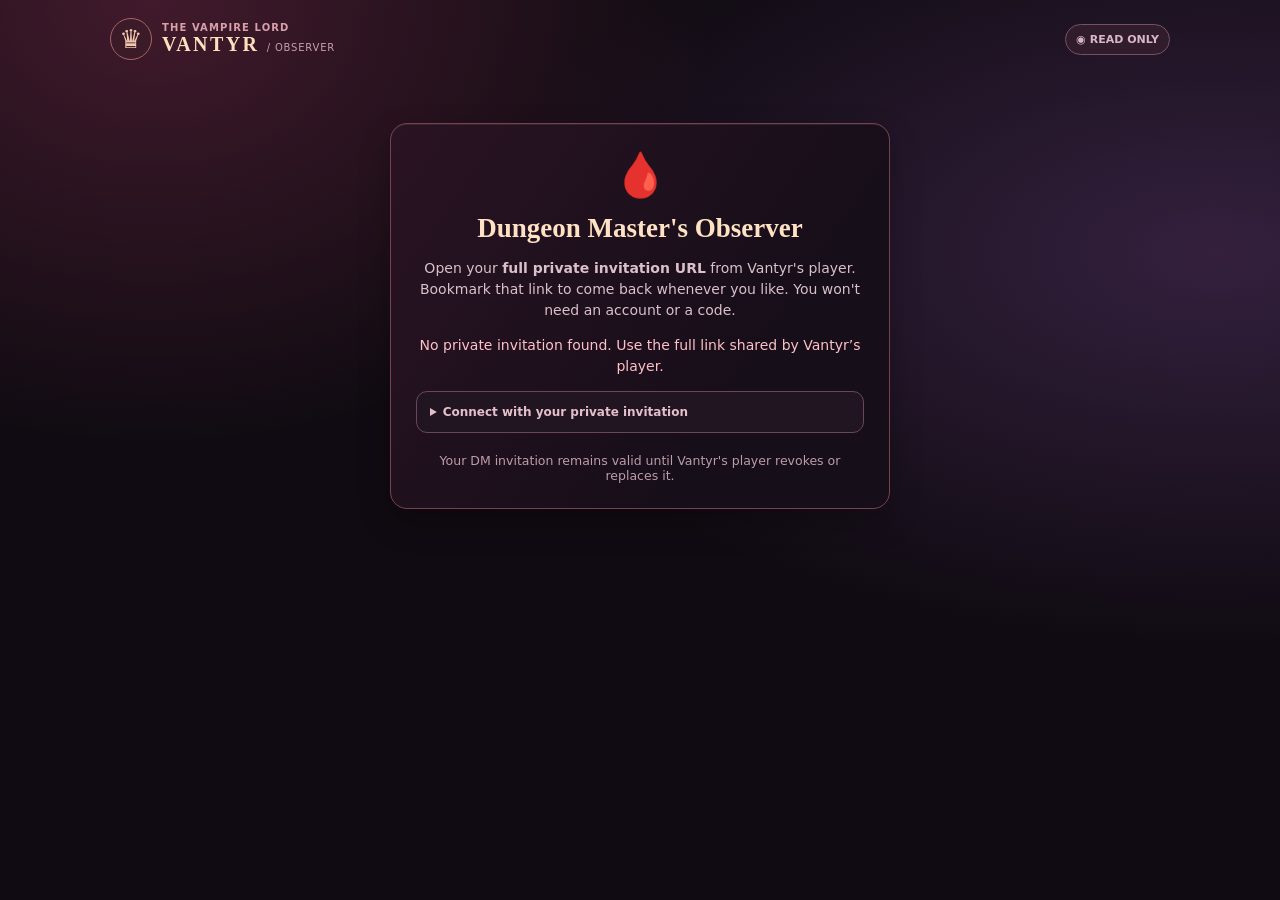
<file: dm/index.html>
<!doctype html>
<html lang="en">
<head>
<meta charset="utf-8"/>
<meta name="viewport" content="width=device-width,initial-scale=1"/>
<meta name="theme-color" content="#180f18"/>
<meta name="apple-mobile-web-app-capable" content="yes"/>
<meta name="apple-mobile-web-app-status-bar-style" content="black-translucent"/>
<meta name="apple-mobile-web-app-title" content="VANTYR DM"/>
<link rel="manifest" href="manifest.webmanifest"/>
<link rel="apple-touch-icon" href="../assets/icon-192.png"/>
<title>VANTYR · Dungeon Master's Observer</title>
<link rel="stylesheet" href="dm.css"/><link rel="stylesheet" href="initiative.css"/>
<script defer src="../observer-config.js"></script>
<script defer src="dm.js"></script><script defer src="initiative.js"></script>
</head>
<body>
<div class="dm-shell">
<header class="dm-topbar"><div class="dm-brand"><div class="dm-mark">♛</div><div><span class="dm-eyebrow">THE VAMPIRE LORD</span><strong>VANTYR <small>/ OBSERVER</small></strong></div></div><span class="dm-readonly">◉ READ ONLY</span></header>
<section id="dmGate" class="dm-gate dm-panel">
  <div class="dm-gate-icon">🩸</div>
  <h1>Dungeon Master's Observer</h1>
  <p>Open your <strong>full private invitation URL</strong> from Vantyr's player. Bookmark that link to come back whenever you like. You won't need an account or a code.</p>
  <p id="dmGateMessage" class="dm-error" aria-live="polite">This public preview does not contain your private invitation.</p>
  <details class="dm-manual-entry"><summary>Connect with your private invitation</summary>
    <label>Full private DM link (or invitation code) <input id="dmTokenField" type="text" placeholder="Paste full invitation link or code" autocomplete="off" spellcheck="false" autocapitalize="off"/></label>
    <p class="dm-gate-help">On iPhone: install this dashboard with Safari’s Add to Home Screen, then paste your invitation here once. The app remembers it.</p>
    <button id="dmConnect">Open Observer</button>
  </details>
  <small>Your DM invitation remains valid until Vantyr's player revokes or replaces it.</small>
</section>
<main id="dmDashboard" hidden>
<div class="dm-viewer-tools"><span>Private invitation remembered on this device</span><button type="button" id="dmForgetDevice">Forget this device</button></div>
<nav class="dm-screen-tabs" aria-label="Dungeon Master workspaces"><button type="button" id="dmGoCharacter" class="selected" aria-pressed="true">🩸 Vantyr Status</button><button type="button" id="dmGoInitiative" aria-pressed="false">⌛ Initiative Board</button></nav>
<div id="dmCharacterView">
  <section class="dm-identity dm-panel">
    <div class="dm-avatar"><img src="../assets/vantyr-portrait.jpg" alt="Vantyr portrait"/></div>
    <div class="dm-intro"><span class="dm-eyebrow">LEVEL 15 · BLOOD HUNTER · MUTANT ORDER</span><h1>VANTYR</h1><p id="dmForm">Normal Form</p></div>
    <div class="dm-connection"><div id="dmConnection" class="dm-status">● CONNECTING</div><div id="dmUpdated">Waiting for first update</div></div>
  </section>
  <section class="dm-vitals dm-panel">
    <div class="dm-vitals-title"><div><span class="dm-eyebrow">LIFE FORCE</span><h2>♥ HIT POINTS</h2></div><strong id="dmHp" class="dm-hp">—</strong></div>
    <div class="dm-hp-track"><div id="dmHpFill"></div></div>
    <div class="dm-metrics"><div><span>✦ TEMP HP</span><b id="dmTemp">—</b></div><div><span>⬡ ARMOR CLASS</span><b id="dmAc">—</b></div><div><span>☠ EXHAUSTION</span><b id="dmExhaustion">—</b></div><div><span>⚔ COMBAT TURN</span><b id="dmTurn">—</b></div></div>
  </section>
  <div class="dm-grid">
    <section class="dm-panel dm-unit"><header><span>🩸</span><h2>BLOOD CURSES</h2></header><strong id="dmCurseCharges">—</strong><div class="dm-small">SHARED CHARGES</div><p id="dmCorrosion">Corrosion —</p><p id="dmOtherCurses">Squelching / Silence —</p></section>
    <section class="dm-panel dm-unit"><header><span>◈</span><h2>FUTURE DEVIL</h2></header><strong id="dmForesight">—</strong><div class="dm-small">FORESIGHT DICE</div><p id="dmFutureSet">Future Is Set —</p><p id="dmOutcomeUses">Outcomes —</p></section>
    <section class="dm-panel dm-unit"><header><span>✦</span><h2>CONSTELLATIONS</h2></header><strong id="dmStarshotCharges">—</strong><div class="dm-small">STARSHOT CHARGES</div><p id="dmConstellations">Balance / Flames / Rogue —</p><p id="dmParalysis">Madris' Fury —</p></section>
    <section class="dm-panel dm-unit"><header><span>◉</span><h2>VECNA ARTIFACTS</h2></header><div id="dmVecnaCharges" class="dm-vecna-main">—</div><div class="dm-small">HAND / EYE · 8 EACH</div><p id="dmWish">Wish —</p></section>
  </div>
  <details class="dm-panel dm-details" open><summary>✦ OATH FORMS <small>Vigor · Fury · Overdrive</small></summary><div class="dm-oaths" id="dmOaths"></div></details>
  <details class="dm-panel dm-details"><summary>⚔ CRIMSON RITES &amp; ACTIVE CURSES <small>Tap to inspect</small></summary><div class="dm-detail-body"><h3>CRIMSON RITES</h3><div id="dmRites" class="dm-chips"></div><h3>ACTIVE BLOOD CURSES</h3><div id="dmEffects" class="dm-chips"></div><h3>BRAIN TUMOR</h3><p id="dmBrain">No stored damage</p></div></details>
  <details class="dm-panel dm-details"><summary>📜 ABILITY REFERENCE <small>Tap to read</small></summary><div class="dm-detail-body dm-abilities">
   <p><b>Crimson Vigor:</b> Crossbows gain +2 to attack/damage, Perception advantage, and reactive healing when HP is lost.</p>
   <p><b>Crimson Fury:</b> Crossbow critical range 19–20, extra chosen 1d8 Hemocraft damage, temporary HP on activation.</p>
   <p><b>Crimson Overdrive:</b> Additional 2d8 Hemocraft, +4 saving throws, Surge of Wrath and exhaustion backlash on ending.</p>
   <p><b>Brutal Critical:</b> Maximize all damage dice once, then roll the dice once more; add flat bonuses only once.</p>
   <p><b>Future Is Set:</b> When active, Vantyr has advantage on attacks, checks and saves; incoming attacks have disadvantage.</p>
   <p><b>Starshot Crossbow:</b> Hand of Vecna adds 2d8 cold on hits. Constellations share three charges.</p>
  </div></details>

</div>
<section id="dmInitiativeView" class="dm-initiative-view" hidden aria-label="DM Initiative Board">
  <div class="dm-panel initiative-header">
    <div><span class="dm-eyebrow">DUNGEON MASTER · COMBAT ORDER</span>
      <h1>⌛ INITIATIVE BOARD</h1>
      <p>Manage everyone at the table. Initiatives are automatically sorted from highest to lowest.</p></div>
    <div id="initiativeRound" class="initiative-round">ROUND 1</div>
  </div>
  <section class="dm-panel initiative-board">
    <div class="initiative-toolbar">
      <button id="initiativeNext" type="button" class="primary">⚔ Next Turn</button>
      <button id="initiativeResetTurn" type="button">↺ Restart Round</button>
      <button id="initiativeRefresh" type="button">⟳ Refresh</button>
      <button id="initiativeClear" type="button" class="danger">✕ Clear Board</button>
      <div id="initiativeBoardStatus" class="initiative-board-status" role="status">Connecting to initiative board…</div>
    </div>
    <form class="initiative-add" id="initiativeAddForm" autocomplete="off">
      <h2>＋ ADD COMBATANT</h2>
      <div class="initiative-add-controls">
        <input id="initiativeAddName" maxlength="60" placeholder="Character / NPC / Enemy" aria-label="Combatant name"/>
        <select id="initiativeAddType" aria-label="Combatant type">
          <option value="player">Player</option><option value="npc">NPC</option><option value="enemy">Enemy</option>
        </select>
        <input id="initiativeAddScore" type="number" min="-99" max="999" placeholder="Initiative" aria-label="Initiative value"/>
        <button id="initiativeAddBtn" type="submit">＋ Add</button>
      </div>
    </form>
    <div id="initiativeEntries" class="initiative-list" aria-live="polite"><p class="initiative-empty">No combatants yet.</p></div>
    <p class="initiative-footnote">🩸 Vantyr's Stand by the Emperor roll appears here when shared from the player app. The DM can edit any initiative score without changing the character's HP or abilities. The DM invitation link grants initiative-board editing only.</p>
  </section>
</section>
  <footer>VANTYR · DUNGEON MASTER'S OBSERVER · READ-ONLY STATUS · NO CONTROLS</footer>
</main>
</div>
</body>
</html>
</file>
<file: style.css>
:root{color-scheme:dark;--bg:#0c0b11;--panel:#181520;--panel2:#211c2a;--border:#393041;--text:#f4eef4;--muted:#aaa0b0;--accent:#a33f53;--accent2:#f2a6b4}*{box-sizing:border-box}body{margin:0;background:radial-gradient(ellipse at 85% 0%,#30202f 0,transparent 40%),var(--bg);font:15px/1.45 system-ui,-apple-system,Segoe UI,Arial,sans-serif;color:var(--text)}button,input{font:inherit}button{cursor:pointer}.app-shell{width:min(1180px,calc(100% - 36px));margin:0 auto;padding:25px 0 40px}.topbar,.brand,.top-actions,.hero,.section-head,.stat-row,.skill-row{display:flex;align-items:center;justify-content:space-between;gap:14px}.topbar{margin-bottom:22px}.brand{justify-content:flex-start}.crest{font-size:38px;color:var(--accent2)}h1{font-size:19px;letter-spacing:.12em;margin:2px 0}h1 .muted{font-size:11px;letter-spacing:.06em;font-weight:500}.eyebrow,.small-label{font-size:11px;letter-spacing:.15em;color:var(--muted);font-weight:700}.small-label{letter-spacing:0}.panel{background:linear-gradient(145deg,rgba(36,29,44,.98),rgba(21,19,29,.98));border:1px solid var(--border);border-radius:16px;padding:22px;box-shadow:0 12px 28px #0002}.hero{margin-bottom:16px;padding:30px;align-items:center}.hero h2{font-size:31px;line-height:1.2;margin:10px 0}.hero p{color:var(--muted);margin:0}.sep{padding:0 6px}.mode-box{text-align:right;min-width:246px}.mode-name{font-weight:800;letter-spacing:.1em;margin:5px 0 12px}.primary-btn{background:linear-gradient(120deg,#723145,#ae4e61);color:#fff;border:1px solid #c46b7b;border-radius:10px;padding:11px 16px;font-weight:700}.primary-btn:hover{filter:brightness(1.12)}.ghost-btn{border:1px solid var(--border);background:transparent;color:var(--muted);padding:8px 11px;border-radius:8px}.ghost-btn:hover{color:#fff}.quick-grid{display:grid;grid-template-columns:repeat(4,1fr);gap:14px;margin-bottom:16px}.quick-card{text-align:center;border:1px solid var(--border);border-radius:13px;background:var(--panel);padding:14px}.quick-card label{display:block;font-size:11px;letter-spacing:.11em;color:var(--muted);font-weight:700}.quick-card input{font-size:27px;font-weight:800;text-align:center;width:100%;background:transparent;color:var(--text);border:0;outline:none;margin-top:4px}.quick-card input:focus{background:#ffffff0d;border-radius:5px}.columns{display:grid;grid-template-columns:1fr 1fr;gap:16px;margin-bottom:16px}.section-head{margin-bottom:18px;align-items:start}.section-head h3{margin:0;font-size:13px;letter-spacing:.12em}.hint{font-size:12px;color:var(--muted);margin:5px 0 0}.ability-grid{display:grid;grid-template-columns:repeat(3,1fr);gap:10px}.ability{background:var(--panel2);border:1px solid var(--border);border-radius:10px;padding:13px;text-align:center}.ability label{font-size:11px;color:var(--muted);font-weight:800;letter-spacing:.1em}.ability input{width:100%;border:0;background:transparent;color:#fff;font-size:27px;font-weight:800;text-align:center;outline:none}.ability .modifier{color:var(--accent2);font-weight:700}.stat-list{display:grid;gap:8px}.stat-row,.skill-row{background:#ffffff06;border:1px solid #ffffff0b;border-radius:9px;padding:8px 10px}.stat-row label,.skill-row label{flex:1}.stat-row input,.skill-row input[type=number]{width:68px;background:#100e16;color:var(--text);text-align:center;border:1px solid var(--border);border-radius:6px;padding:7px}.skill-grid{display:grid;grid-template-columns:1fr 1fr;gap:8px 14px}.skill-row input[type=checkbox]{accent-color:#c35c70;width:17px;height:17px}.skill-row .skill-attr{font-size:10px;color:var(--muted);margin-left:4px}.chips{display:flex;flex-wrap:wrap;gap:8px}.chips span{padding:7px 13px;border:1px solid #764454;background:#512c3a33;border-radius:999px;color:#ffd5de}.extras{margin-top:16px}.extras p{line-height:1.8}footer{color:#786e80;text-align:center;font-size:12px;padding-top:10px}.emperor{--accent:#e13955;--accent2:#ff7e94;--border:#603240}.emperor body{background-color:#110b11}.emperor .hero{background:radial-gradient(ellipse at 100% 50%,#72253f80 0,transparent 65%),linear-gradient(145deg,#291724,#17131b);box-shadow:0 0 38px #b6284920}.emperor .crest{filter:drop-shadow(0 0 12px #f03c69)}.emperor .mode-name{color:#ff8ca0}.emperor .primary-btn{background:linear-gradient(120deg,#441725,#721f35)}input::-webkit-inner-spin-button{opacity:.3}@media(max-width:760px){.topbar,.hero{align-items:flex-start;flex-direction:column}.mode-box{text-align:left;width:100%;min-width:0}.mode-box button{width:100%}.quick-grid{grid-template-columns:repeat(2,1fr)}.columns,.skill-grid{grid-template-columns:1fr}.hero h2{font-size:26px}.top-actions{width:100%}.app-shell{width:min(100% - 24px,1180px)}}
/* v0.2: weapons and combat */
.combat-actions,.button-row{display:flex;flex-wrap:wrap;gap:8px;margin-top:9px}.mode-box .combat-actions{justify-content:flex-end}.gold-btn{background:#6b4d27;color:#fff4da;border:1px solid #ad8950;border-radius:9px;padding:9px 13px;font-weight:700}.gold-btn:hover{filter:brightness(1.15)}button:disabled{opacity:.4;cursor:not-allowed}.weapon-section{margin-top:16px}.weapon-tag{font-size:11px;color:var(--accent2);letter-spacing:0;margin-left:8px}.badge{border:1px solid #875568;color:#ffd6e0;border-radius:30px;padding:5px 9px;font-size:11px;white-space:nowrap}.weapon-layout{display:grid;grid-template-columns:1fr 1fr;gap:24px}.weapon-col{min-width:0}.weapon-col h4,.log-heading h4{margin:4px 0 9px;font-size:15px}.config-grid{display:grid;grid-template-columns:1fr 1fr;gap:10px;margin:15px 0}.config-grid label{font-size:12px;color:var(--muted);display:grid;gap:5px}.config-grid input,.config-grid select{width:100%;padding:9px;color:var(--text);background:#100e16;border:1px solid var(--border);border-radius:7px;outline:none}.rollmode{display:flex;gap:15px;flex-wrap:wrap;margin:15px 0;color:var(--muted);font-size:13px}.rollmode input{accent-color:#d54e69}.weapon-col .button-row button{flex:1}.charge-head,.constellation-top{display:flex;align-items:center;justify-content:space-between;gap:12px}.charge-head strong{color:#f6b7c3;font-size:20px}.charge-pips{display:flex;gap:9px;margin:12px 0}.charge-pips span{display:inline-block;border:1px solid #954961;border-radius:50%;height:18px;width:18px;background:transparent}.charge-pips .filled{background:#e95b7a;box-shadow:0 0 12px #e95b7a55}.constellation-list{display:grid;gap:12px;margin-top:17px}.constellation{background:#ffffff06;border:1px solid #ffffff14;border-radius:11px;padding:13px}.constellation p{font-size:12px;line-height:1.65;color:#bcb0bf;margin:8px 0 11px}.effect-status{font-size:11px;color:#8f8794}.effect-status.active{color:#ffb0c0;font-weight:700}.constellation button{padding:7px 11px;font-size:12px}.roll-output{margin-top:18px;background:#0f0d16;border-left:3px solid #b95270;border-radius:8px;padding:15px;min-height:54px;font-weight:650;white-space:pre-line}.log-heading{margin:16px 0 8px}.roll-log{max-height:180px;overflow:auto;font-size:12px;color:#bcb4c2}.roll-log>div{padding:6px 0;border-bottom:1px solid #ffffff0b}.roll-log .muted{opacity:.65}.emperor .weapon-section{border-color:#703247}@media(max-width:760px){.weapon-layout{grid-template-columns:1fr}.mode-box .combat-actions{justify-content:flex-start}.config-grid{grid-template-columns:1fr 1fr}.weapon-section .section-head{flex-wrap:wrap}}

/* v0.3: blood arrows, live HP, Martyr */
.hp-panel{margin-bottom:16px}.hp-row{display:flex;align-items:center;gap:15px;flex-wrap:wrap}.hp-row>div{display:grid;gap:4px;min-width:140px}.hp-row strong{font-size:22px;color:var(--accent2)}.hp-row input{width:100px;padding:10px;border:1px solid var(--border);background:#100e16;color:#fff;border-radius:8px;font-weight:700}.hp-track{width:100%;height:10px;border:1px solid var(--border);background:#0c0910;border-radius:30px;overflow:hidden;margin:14px 0 4px}.hp-track>div{height:100%;background:linear-gradient(90deg,#7b2034,#ed6381);transition:width .2s}.hp-track>div.low{background:#ff9b46}.martyr-section{margin-top:16px}.martyr-section .constellation{margin:13px 0}.martyr-section .button-row button{flex:1}@media(max-width:760px){.martyr-section .config-grid{grid-template-columns:1fr 1fr}}

/* v0.4 Crimson Rites */
.rite-panel{margin-top:16px;margin-bottom:16px}.rite-grid{display:grid;grid-template-columns:repeat(3,minmax(0,1fr));gap:12px}.rite-card{background:#ffffff06;border:1px solid var(--border);border-radius:12px;padding:15px;display:grid;align-content:start;gap:12px}.rite-card h4{margin:0;font-size:15px}.rite-label{display:grid;gap:6px;font-size:12px;color:var(--muted)}.rite-label select{width:100%;padding:10px;background:#100e16;color:var(--text);border:1px solid var(--border);border-radius:8px}.rite-label select:disabled{opacity:.6}.rite-controls{display:flex;align-items:center;flex-wrap:wrap;gap:9px}.rite-check{display:flex;align-items:center;gap:6px;color:#e9dfe6;font-size:12px}.rite-check input{accent-color:#dc526c}.rite-benefits{border-left:3px solid #c7a35b;padding:8px 10px;background:#ad884013;font-size:12px;color:#e7cfa1;line-height:1.6}.rite-benefits[hidden],.rite-check[hidden]{display:none}.rite-card .effect-status.active{color:#ffbbcb}@media(max-width:900px){.rite-grid{grid-template-columns:1fr}}

/* v0.5 vampiric bite */
.fangs-section{margin-top:16px}.fangs-numbers{display:grid;grid-template-columns:repeat(3,minmax(0,1fr));gap:10px;margin:16px 0}.fangs-numbers>div{background:#ffffff06;border:1px solid var(--border);padding:13px 7px;border-radius:10px;text-align:center}.fangs-numbers span{display:block;font-size:10px;color:var(--muted);letter-spacing:.08em}.fangs-numbers strong{display:block;font-size:23px;color:#ffd3df}.fangs-section .button-row button{flex:1}.fangs-section .constellation{margin-top:13px}.fangs-section .rite-check{margin:8px 0 14px}.fangs-section .badge.active{border-color:#eab46c;color:#ffd79e;background:#7a541f40}@media(max-width:520px){.fangs-numbers strong{font-size:19px}}

/* v0.6: professional two-weapon comparison + consistent brutal critical trays */
.app-shell{width:min(1600px,calc(100% - 32px))}
.crossbow-pair{display:grid;grid-template-columns:repeat(2,minmax(0,1fr));gap:16px;align-items:start}
.crossbow-pair>.panel{margin-top:0;min-width:0;height:100%}
.crossbow-pair .weapon-layout{grid-template-columns:1fr;gap:18px}
.crossbow-pair .weapon-col{min-width:0}
.crossbow-pair .weapon-col+.weapon-col{border-top:1px solid var(--border);padding-top:15px}
.crossbow-pair .section-head{flex-wrap:wrap}
.crossbow-pair .button-row button{min-width:0;font-size:12px;padding:10px 8px}
.crossbow-pair .config-grid{grid-template-columns:repeat(2,minmax(0,1fr))}
.rule-banner{display:flex;align-items:center;flex-wrap:wrap;gap:10px;padding:11px 16px;margin-bottom:16px;border:1px solid #a6754370;border-radius:12px;background:#b78e4218;font-size:13px;color:#ebd8b9}
.rule-banner strong{color:#ffe0a3;letter-spacing:.1em;font-size:11px}
.dice-tray{border:1px solid #654653;border-radius:12px;padding:13px;min-height:106px;background:radial-gradient(circle at 85% 30%,#512b3c66,transparent 70%),#100d16;margin:13px 0}
.dice-tray-title{font-weight:750;font-size:10px;letter-spacing:.16em;color:#dcb5c0;margin-bottom:10px}
.dice-placeholder{font-size:12px;color:#827687}
.dice-faces{display:flex;flex-wrap:wrap;gap:9px;min-height:57px;align-items:center}
.die-face{display:flex;flex-direction:column;align-items:center;justify-content:center;gap:1px;width:55px;height:55px;border-radius:11px;background:linear-gradient(150deg,#873a57,#3f2637);border:1px solid #d4809e;box-shadow:0 6px 15px #0007,inset 0 1px #ffffff33;animation:dice-enter .65s cubic-bezier(.19,.9,.2,1) both;animation-delay:var(--delay)}
.die-face strong{font-size:23px;font-variant-numeric:tabular-nums;line-height:1;color:white;text-shadow:0 1px 2px #0007}
.die-face span{font-size:10px;color:#ffe0e6}
@keyframes dice-enter{0%{opacity:.4;transform:translateY(-17px) rotate(-80deg) scale(.8)}45%{opacity:1;transform:translateY(9px) rotate(26deg) scale(1.09)}75%{transform:translateY(-3px) rotate(-8deg)}100%{transform:translateY(0) rotate(0) scale(1)}}
@media(max-width:1080px){.crossbow-pair{grid-template-columns:1fr}.crossbow-pair .weapon-layout{grid-template-columns:repeat(2,minmax(0,1fr))}.crossbow-pair .weapon-col+.weapon-col{border-top:0;border-left:1px solid var(--border);padding-top:0;padding-left:15px}}
@media(max-width:680px){.crossbow-pair .weapon-layout{grid-template-columns:1fr}.crossbow-pair .weapon-col+.weapon-col{border-top:1px solid var(--border);border-left:0;padding:15px 0 0}}
@media(prefers-reduced-motion:reduce){.die-face{animation:none}}

/* v0.7: prominent, at-a-glance attack math directly beneath each weapon's rolls */
.attack-result{margin-top:14px;border:1px solid #78445b;background:linear-gradient(140deg,#261622,#130f19);border-radius:12px;padding:12px}
.attack-result-heading{font-size:11px;letter-spacing:.12em;color:#e4aabc;font-weight:800;margin-bottom:9px}
.attack-equation{display:flex;align-items:center;justify-content:space-between;gap:5px}
.attack-number{display:flex;flex-direction:column;align-items:center;justify-content:center;min-width:0;flex:1;padding:9px 3px;background:#ffffff09;border-radius:9px;font-variant-numeric:tabular-nums}
.attack-number strong{font-size:clamp(21px,2.2vw,31px);line-height:1.1;color:#fff}
.attack-number small{font-size:9px;color:#c9aab7;white-space:nowrap;margin-top:5px;letter-spacing:.03em}
.attack-number.attack-total{background:#6f2540;border:1px solid #d36587;box-shadow:0 0 16px #bd43622e}
.attack-number.attack-total strong{color:#fff1bd}
.attack-operator{font-size:20px;color:#efb9ca;font-weight:700}
.attack-result-detail{margin-top:9px;font-size:11px;color:#c6aab7;text-align:center}
.attack-result.is-critical{border-color:#bb8c4e;background:linear-gradient(140deg,#382519,#19121a)}
.attack-result.is-critical .attack-result-heading{color:#ffd783}
.attack-result.is-fumble .attack-result-heading{color:#f7909c}
/* Dice trays stay immediately below attack buttons, not after constellation tracking. */
.crossbow-pair .dice-tray{margin-top:14px}
@media(max-width:430px){.attack-number strong{font-size:22px}.attack-number small{font-size:8px}.attack-equation{gap:3px}}

/* v0.8 — shared Madris Fury target context */
.paralysis-panel{margin:16px 0;border-color:#80556d;background:linear-gradient(135deg,#291a29,#16111d)}
.paralysis-settings{display:flex;flex-wrap:wrap;gap:18px;align-items:center;margin:14px 0}.paralysis-settings label{font-size:13px;color:#e9d9e1}.paralysis-settings select{display:block;margin-top:6px;padding:8px 12px;background:#110e17;color:#fbe6ee;border:1px solid #745468;border-radius:8px}.paralysis-hint{border:1px solid #4c3645;background:#ffffff06;padding:11px 13px;border-radius:9px;color:#d5bdc8;font-size:13px}.paralysis-hint.critical-ready{border-color:#caa45b;color:#ffdf9e;background:#7b541b22}.paralysis-panel .effect-status.active{color:#f5cc88}.attack-result.is-critical .attack-result-detail{color:#ffd493}


/* v0.9 — portrait hero, fantasy sheet cards, utility tray */
.hero{display:grid;grid-template-columns:minmax(0,1fr) auto;gap:24px;align-items:center;overflow:hidden;position:relative}
.hero::before{content:"";position:absolute;inset:0;background:radial-gradient(circle at 18% 22%,rgba(78,122,255,.16),transparent 28%),radial-gradient(circle at 78% 22%,rgba(191,76,102,.14),transparent 32%);pointer-events:none}
.hero-identity{display:flex;align-items:center;gap:22px;min-width:0;position:relative;z-index:1}
.hero-copy{min-width:0}.hero-tags{display:flex;flex-wrap:wrap;gap:8px;margin-top:14px}.hero-tags span{padding:7px 11px;border-radius:999px;border:1px solid #4f4354;background:#ffffff0a;color:#e7d7e0;font-size:12px}
.portrait-medallion-wrap{display:grid;justify-items:center;gap:10px}.portrait-caption{font-size:11px;letter-spacing:.16em;color:#c9bbc2;text-transform:uppercase}
.portrait-medallion{position:relative;width:180px;height:180px;border-radius:50%;padding:7px;background:linear-gradient(145deg,#8b5f35,#d9c08a 40%,#5b3f23);box-shadow:0 10px 30px #0008,0 0 0 3px #2e222b;overflow:hidden;flex:none}
.portrait-medallion img{width:100%;height:100%;border-radius:50%;object-fit:cover;object-position:center 16%;display:block;filter:saturate(1.02) contrast(1.03)}
.portrait-medallion::after{content:"";position:absolute;inset:10px;border-radius:50%;border:1px solid rgba(255,226,180,.28);pointer-events:none}
.eye-glow,.portrait-halo,.portrait-chain{position:absolute;opacity:0;transition:opacity .25s ease, transform .25s ease}
.eye-glow{width:14px;height:14px;border-radius:50%;background:radial-gradient(circle,#ffe68a 0,#ffd84a 42%,rgba(255,223,107,.18) 65%,transparent 70%);box-shadow:0 0 12px #ffd84a,0 0 20px rgba(255,216,74,.65)}
.eye-left{left:68px;top:72px}.eye-right{right:68px;top:72px}
.portrait-halo{left:24px;right:24px;top:10px;height:44px;border-radius:50%;border:3px solid rgba(250,217,113,.96);box-shadow:0 0 18px rgba(255,213,83,.7), inset 0 0 8px rgba(255,250,211,.4);transform:translateY(-8px) scale(.94)}
.portrait-chain{top:30px;width:3px;height:112px;background:repeating-linear-gradient(to bottom,#d7cdb7 0 8px,#7d7160 8px 13px);box-shadow:0 0 10px rgba(255,228,171,.35)}
.chain-left{left:48px;transform:rotate(25deg) translateY(-6px)}.chain-right{right:48px;transform:rotate(-25deg) translateY(-6px)}
.emperor .portrait-caption{color:#ffe4a0}.emperor .portrait-halo,.emperor .portrait-chain,.emperor .eye-glow{opacity:1}.emperor .portrait-halo{transform:translateY(0) scale(1)}.emperor .chain-left{transform:rotate(20deg) translateY(0)}.emperor .chain-right{transform:rotate(-20deg) translateY(0)}
.save-grid,.sheet-skill-grid{display:grid;grid-template-columns:repeat(2,minmax(0,1fr));gap:12px}
.sheet-card{background:linear-gradient(145deg,#221b2c,#15101c);border:1px solid #403448;border-radius:14px;padding:12px;display:grid;gap:10px;box-shadow:inset 0 1px rgba(255,255,255,.04)}
.sheet-card-top{display:flex;align-items:start;justify-content:space-between;gap:10px}.sheet-copy strong{display:block;font-size:14px}.sheet-copy small,.skill-note{display:block;font-size:11px;color:#b8adb7;line-height:1.35}
.bonus-pill{min-width:60px;text-align:center;padding:8px 10px;border-radius:999px;background:#5b2337;border:1px solid #cf6f8d;color:#fff1c7;font-weight:800;font-size:18px;line-height:1}.sheet-controls{display:flex;align-items:center;gap:8px}.sheet-edit{width:78px;background:#100e16;color:var(--text);text-align:center;border:1px solid var(--border);border-radius:8px;padding:8px;font-weight:700}.sheet-roll{margin-left:auto;white-space:nowrap}
.sheet-prof{display:flex;align-items:center;gap:8px;font-size:12px;color:#dacbd4}.sheet-prof input{accent-color:#d75a77;width:16px;height:16px}
.utility-panel{margin-top:16px;margin-bottom:16px}.utility-grid{display:grid;grid-template-columns:1.25fr .95fr;gap:16px}.utility-col h4{margin:2px 0 10px;font-size:15px}.death-card{background:#ffffff06;border:1px solid var(--border);border-radius:14px;padding:14px}.death-track{display:grid;grid-template-columns:1fr 1fr;gap:14px;margin-bottom:14px}.death-track span{display:block;font-size:11px;letter-spacing:.12em;color:#bdb2bc;margin-bottom:8px}.death-pips{display:flex;gap:8px}.death-pips i{display:block;width:18px;height:18px;border-radius:50%;border:1px solid #786774;background:#120f18;box-shadow:inset 0 0 0 2px rgba(255,255,255,.03)}.death-pips i.on{background:radial-gradient(circle at 35% 30%,#fff3db 0,#d44c6e 38%,#63182b 100%);border-color:#e38aa0;box-shadow:0 0 13px rgba(211,84,112,.38)}.death-pips.failures i.on{background:radial-gradient(circle at 35% 30%,#ffe2dd 0,#df564e 40%,#631818 100%);border-color:#f0948d;box-shadow:0 0 13px rgba(223,86,78,.38)}
.dice-tray{perspective:900px}.dice-faces{perspective:900px}.die-face{position:relative;transform-style:preserve-3d;background:linear-gradient(145deg,#9b4766,#5a2b3d 55%,#2a1a25);border-color:#ed9bb7;box-shadow:0 16px 20px rgba(0,0,0,.44), inset 0 1px rgba(255,255,255,.35), inset 0 -10px 18px rgba(0,0,0,.18)}.die-face::before{content:"";position:absolute;inset:6px;border-radius:9px;background:linear-gradient(180deg,rgba(255,255,255,.14),rgba(255,255,255,.01));transform:translateZ(1px)}
.check-result{margin-top:14px;border:1px solid #675464;background:linear-gradient(140deg,#1d1725,#120f18);border-radius:12px;padding:12px}.check-result h5{margin:0 0 10px;font-size:11px;letter-spacing:.14em;color:#e0b8c5}.check-result .attack-equation{justify-content:flex-start}.check-result .attack-number strong{font-size:clamp(20px,2vw,30px)}.check-result .attack-number.attack-total{background:#30305f;border-color:#8d9bf0}
.hero .mode-box{position:relative;z-index:1}
@media(max-width:960px){.hero{grid-template-columns:1fr}.hero-identity{align-items:flex-start}.mode-box{text-align:left}.utility-grid,.save-grid,.sheet-skill-grid{grid-template-columns:1fr}}
@media(max-width:620px){.hero-identity{flex-direction:column;align-items:center;text-align:center}.hero-copy{display:grid;justify-items:center}.portrait-medallion{width:150px;height:150px}.eye-left{left:55px;top:60px}.eye-right{right:55px;top:60px}.portrait-halo{top:8px;height:36px}.portrait-chain{height:94px}.chain-left{left:38px}.chain-right{right:38px}}

/* v1.0 · Vantyr's Blood Codex — original vampiric character sheet styling */
:root{--bg:#0a080d;--panel:#190f16;--panel2:#2a171f;--border:#613142;--text:#f9e9e9;--muted:#d1adb9;--accent:#b91f40;--accent2:#ffd0d4}
body{background:radial-gradient(circle at 50% -15%,#72203544,transparent 45%),repeating-linear-gradient(115deg,transparent 0 33px,#b8334d06 34px 35px),linear-gradient(180deg,#0d070d 0,#150a12 55%,#080609 100%);color:#f9eaea}
.app-shell{max-width:1560px;padding-top:20px}
.topbar{background:linear-gradient(100deg,rgba(111,15,39,.7),rgba(19,10,18,.95));border:1px solid #854457;border-radius:12px;padding:13px 22px;box-shadow:0 10px 45px #0008, inset 0 1px #f9b6bf25}
.topbar .crest{font-family:Georgia,serif;font-size:44px;color:#ef9ea9;text-shadow:0 0 24px #df4f6c9a}
h1,h2,h3,h4,.mode-name,.dice-tray-title{font-family:Georgia,'Times New Roman',serif}
h1{letter-spacing:.09em;font-size:24px}h1 .muted{color:#bb97a3}
.panel{border-radius:14px;border:1px solid #774050;background:linear-gradient(150deg,rgba(47,21,33,.98),rgba(18,11,20,.98));box-shadow:0 15px 28px #0009,inset 0 1px #ffb7c126;position:relative}
.panel:before{content:'✦';position:absolute;top:8px;right:12px;color:#b4577155;font-size:13px;pointer-events:none}
.section-head h3{font-size:18px;letter-spacing:.04em;color:#ffe1e1;text-shadow:0 1px 2px #000}
.section-head{padding-bottom:10px;border-bottom:1px solid #bb5b7552}
.section-head p.hint{max-width:710px}
.eyebrow{color:#d6a6b5;letter-spacing:.17em}
.hero{border:1px solid #a35367;min-height:242px;background:linear-gradient(115deg,#2b101e 0%,#160d19 65%);box-shadow:0 0 45px #751a3650,inset 0 0 60px #4e102b33}
.hero:after{content:'V';position:absolute;left:25%;top:-95px;font:400 360px Georgia,serif;color:#cf4b6e0b;pointer-events:none}
.hero h2{font-size:clamp(32px,3vw,48px);font-weight:500;color:#fff5e7;letter-spacing:.03em}
.hero p{line-height:1.7}
.portrait-medallion{border:1px solid #e6a1aa;width:205px;height:205px;background:linear-gradient(150deg,#eb8d9b,#691b34 35%,#e9bb9d 65%,#4a0d23);box-shadow:0 0 0 5px #130b12,0 0 0 7px #8e324a,0 0 36px #d4245055}
.portrait-medallion img{object-position:center 18%}
.portrait-medallion::after{inset:6px;border:2px solid #edccad6e}
.portrait-caption{letter-spacing:.12em;color:#ffbac9}
.mode-box{background:linear-gradient(145deg,#1a0d16,#351523);border:1px solid #8d4359;border-radius:12px;padding:19px;box-shadow:inset 0 1px #fff1}
.mode-name{font-size:22px;color:#ffe4e6}
.primary-btn{background:linear-gradient(145deg,#b3294c,#70172f);border-color:#ed7891;box-shadow:inset 0 1px #ffffff3b,0 4px 14px #0005}
.gold-btn{background:linear-gradient(125deg,#8c4d37,#4c2020);border-color:#e5a16b;color:#ffe3bb}
.ghost-btn{border:1px solid #82536a;background:#ffffff09;color:#fae1e8}
button{transition:transform .13s,filter .13s,background .13s}button:hover:not(:disabled){transform:translateY(-1px);filter:brightness(1.12)}button:active:not(:disabled){transform:scale(.98)}
.chapter-nav{display:flex;gap:8px;flex-wrap:wrap;margin:-4px 0 17px;padding:0 1px}
.chapter-nav a{flex:1;text-align:center;min-width:120px;text-decoration:none;color:#f0d4dc;border:1px solid #703449;border-radius:9px;background:#250e1a;padding:10px;font:600 13px Georgia,serif}
.chapter-nav a:hover{background:#6a1c35}
.rule-banner{border:1px solid #8b4150;background:#4b152344;color:#e8c2ca;font-size:12px}
.rule-banner strong{color:#ffd2a3}
.quick-card{background:linear-gradient(145deg,#461929,#1b0e1b);border:1px solid #995068;box-shadow:inset 0 1px #ffb2bf20}
.quick-card label{color:#e2b6c2}.quick-card input{color:#ffe7c0;font-family:Georgia,serif;font-size:32px}
.ability{border:1px solid #8b495b;background:radial-gradient(circle at 50% 0%,#77304866,transparent 80%),linear-gradient(145deg,#2d1725,#170e19);border-radius:12px;position:relative}
.ability:before,.ability:after{content:'◆';font-size:8px;position:absolute;top:7px;color:#ad6b83}.ability:before{left:8px}.ability:after{right:8px}
.ability input{font-family:Georgia,serif;font-size:34px}.ability .modifier{font-size:17px;color:#ffbdbd}
.sheet-skill-grid{grid-template-columns:repeat(3,minmax(0,1fr));gap:10px}
.save-grid{grid-template-columns:repeat(2,minmax(0,1fr));gap:10px}
.sheet-card{padding:13px;border:1px solid #784056;border-radius:11px;background:linear-gradient(120deg,#301725,#1a0e19);transition:border-color .15s}
.sheet-card:hover{border-color:#bf6a82}
.sheet-copy strong{font-family:Georgia,serif;font-size:16px;color:#ffe2e4}
.sheet-copy small{color:#caabb8}
.bonus-pill{border:1px solid #bf7c89;background:linear-gradient(135deg,#7b1f3d,#42152b);color:#ffe3c4;font-family:Georgia,serif;font-size:21px}
.sheet-edit{width:66px;border-color:#815269;background:#170d18}
.sheet-roll{margin-left:auto;font-size:13px;padding:8px 14px}
.sheet-prof{font-size:11px}
.utility-panel,.rite-panel,.paralysis-panel{margin-top:17px}
.utility-col,.rite-card,.constellation,.death-card{border-color:#864258;background:linear-gradient(150deg,#321827,#180e1a)}
.death-pips i.on{background:#c72752}.death-pips.failures i.on{background:#e25e44}
.hp-panel{border-color:#a23f56}.hp-track{height:13px}.hp-track>div{background:linear-gradient(90deg,#74112c,#e63e62)}
.crossbow-pair{gap:18px}.crossbow-pair>.panel{border-color:#96536a}
.crossbow-pair .section-head h3{font-size:22px}
.weapon-tag{display:inline-block;color:#efb3bf}
.weapon-section .weapon-col+.weapon-col{border-color:#683849}
.charge-pips .filled{background:#e6466d;box-shadow:0 0 15px #e6466d99}
.dice-tray{border-color:#a05869;background:radial-gradient(circle at 50% 20%,#77274755,transparent 76%),linear-gradient(125deg,#160b13,#291322);box-shadow:inset 0 0 25px #0006}
.die-face{background:linear-gradient(140deg,#b72b55,#62253b 55%,#2f1522);border-color:#ffc1cd}
.attack-result,.check-result{border-color:#a95c75;background:linear-gradient(145deg,#3f1c2e,#180e1a)}
.attack-number.attack-total,.check-result .attack-number.attack-total{background:#752039;border-color:#e46e8b}
.roll-output{background:#1b0d17;border-left-color:#e45a7c}.roll-log{color:#d3aebb}
.rite-card h4,.weapon-col h4{font-family:Georgia,serif;color:#ffe0e0;font-size:17px}
.inline-roll-result{display:grid;gap:7px;border-radius:11px;background:linear-gradient(120deg,#48152b,#1c101e);border:1px solid #dc718b;padding:11px;margin:9px 0 13px;box-shadow:0 8px 20px #0007;animation:rollAppear .24s ease both}
.inline-roll-top{display:flex;justify-content:space-between;align-items:center;gap:8px;text-transform:uppercase;color:#f7b6c9;font-size:11px;font-weight:750;letter-spacing:.08em}
.inline-roll-symbol{font-size:21px;color:#ffe2b2}
.inline-roll-values{display:flex;align-items:center;gap:14px;flex-wrap:wrap}
.inline-roll-values strong{font:600 36px/1 Georgia,serif;color:#fff0c8;text-shadow:0 2px 12px #a9365b}
.inline-roll-values span{font-size:12px;color:#e9cbd1}
.inline-roll-result p{font-size:11px;line-height:1.5;color:#e2bfc8;margin:0;white-space:pre-line;max-height:78px;overflow:auto}
.inline-roll-result.critical{border-color:#f1c26b;background:linear-gradient(120deg,#5c3022,#261319)}
.inline-roll-result.fumble{border-color:#ff6666}
@keyframes rollAppear{from{opacity:.3;transform:translateY(-7px) scale(.985)}to{opacity:1;transform:none}}
.emperor{--border:#95633e;--accent2:#ffe1a0}.emperor .hero{border-color:#e0b96e;background:linear-gradient(125deg,#391523,#261b22)}
.emperor .portrait-medallion{box-shadow:0 0 0 5px #130b12,0 0 0 8px #dbbc75,0 0 50px #ffc86199}
.emperor .eye-glow{box-shadow:0 0 11px 4px #ffdc80,0 0 28px 12px #ffda755c}
.emperor .mode-box{border-color:#b38a54}.emperor .mode-name{color:#ffe1a0}.emperor .portrait-caption{color:#ffe3a5}
@media(max-width:1250px){.sheet-skill-grid{grid-template-columns:repeat(2,minmax(0,1fr))}}
@media(max-width:900px){.chapter-nav a{min-width:95px;flex:1}.portrait-medallion{width:165px;height:165px}}
@media(max-width:680px){.sheet-skill-grid,.save-grid{grid-template-columns:1fr}.chapter-nav{display:grid;grid-template-columns:repeat(2,1fr)}.chapter-nav a{min-width:0}.hero h2{font-size:34px}.portrait-medallion{width:155px;height:155px}.inline-roll-result p{max-height:55px}.panel{padding:16px}}
@media(prefers-reduced-motion:reduce){.inline-roll-result{animation:none}}

/* v1.1 focus mode: combat / rolls / character */
.tab-nav{display:grid;grid-template-columns:repeat(3,minmax(0,1fr));position:sticky;top:0;z-index:100;padding:10px;background:rgba(17,5,12,.96);border:1px solid #793246;border-radius:14px;backdrop-filter:blur(14px);box-shadow:0 12px 26px #0008;margin:0 0 16px}
.tab-btn{color:#dec1ca;background:transparent;border:1px solid transparent;border-radius:9px;font:700 17px Georgia,serif;padding:14px 10px}.tab-btn.active{background:linear-gradient(135deg,#a8324e,#551128);border-color:#d17d8d;color:#fff1e4;box-shadow:0 0 20px #bb254944}.tab-btn:hover{background-color:#651f35}
.tab-pane{display:grid;gap:16px;min-width:0}.tab-pane.tab-hidden{display:none}.tab-pane>.panel{margin:0}.tab-pane .crossbow-pair{gap:16px}
#tab-character .quick-grid{margin-bottom:0}#tab-combat .crossbow-pair{margin-bottom:0}
.foldout{border:1px solid #71354a;background:linear-gradient(125deg,#27101e,#120b13);border-radius:13px;overflow:hidden}.foldout>summary{list-style:none;cursor:pointer;padding:16px 18px;font:700 17px Georgia,serif;color:#ffe5ea}.foldout>summary::after{content:'▾';float:right;color:#dd8da5}.foldout[open]>summary::after{content:'▴'}.foldout>.panel{border:0;border-top:1px solid #573040;border-radius:0;margin:0;box-shadow:none}
.mini-details{margin:10px 0;border:1px solid #693344;border-radius:9px;background:#200d17;padding:0 10px}.mini-details>summary{cursor:pointer;color:#ffcfdb;padding:10px 2px;font-size:12px;font-weight:700}.mini-details>p{margin:0 0 12px!important}.mini-details .config-grid{margin:4px 0 12px}.deactivate-btn{margin-left:6px;color:#ffb7c4!important;border-color:#a14c66!important}.deactivate-btn:disabled{opacity:.38}
/* Roll results are now accessible exclusively via the fixed overlay. */
.inline-roll-result,.dice-tray,.roll-output,.roll-log,.log-heading{display:none!important}
.roll-modal[hidden]{display:none!important}.roll-modal{position:fixed;inset:0;z-index:10000;background:rgba(8,0,6,.73);display:flex;align-items:center;justify-content:center;padding:20px;backdrop-filter:blur(8px)}
.roll-modal-card{position:relative;width:min(580px,100%);max-height:min(90vh,850px);overflow:auto;outline:none;padding:30px;border:2px solid #b65a6e;border-radius:22px;background:radial-gradient(ellipse at 50% -30%,#9b304b77,transparent 70%),linear-gradient(145deg,#27101d,#10070e);box-shadow:0 30px 90px #000d,0 0 0 5px #4b1b2d;color:#ffeff2;text-align:center}
.roll-modal-close{position:absolute;right:15px;top:12px;background:#3c1a27;color:#ffd6e1;border:1px solid #9d5368;width:37px;height:37px;border-radius:50%;font-size:27px;line-height:27px}
.modal-eyebrow{font-size:11px;color:#e9a2b5;letter-spacing:.23em;font-weight:800}.roll-modal h2{font:700 clamp(22px,5vw,33px) Georgia,serif;margin:14px 32px 20px;color:#fff2e8}
.modal-equation{display:flex;align-items:stretch;justify-content:center;gap:7px}.modal-number{flex:1;min-width:0;border:1px solid #784257;background:#250f1d;border-radius:12px;padding:13px 4px;display:grid;align-items:center;justify-items:center;gap:6px}.modal-number b{font-size:clamp(23px,6vw,40px);font-variant-numeric:tabular-nums;color:white}.modal-number small{font-size:10px;color:#e0a9bb;letter-spacing:.09em}.modal-final{border-color:#e3ac7e;background:linear-gradient(145deg,#79243c,#3d1526)}.modal-final b{color:#ffe2ad}.modal-op{display:flex;align-items:center;font-size:23px;color:#f7c7d2}.modal-dice{display:flex;gap:10px;flex-wrap:wrap;align-items:center;justify-content:center;margin-top:18px}.modal-die{animation:dice-enter .55s ease-out both;animation-delay:var(--delay);width:57px;height:59px;border-radius:13px;border:1px solid #ef9bad;background:linear-gradient(145deg,#ab4869,#431326);box-shadow:0 9px 17px #0009,inset 0 3px #ffd7e44d;display:grid;align-content:center;justify-items:center;transform-style:preserve-3d}.modal-die strong{font-size:24px}.modal-die small{color:#ffd6e0;font-size:10px}.modal-description{white-space:pre-line;line-height:1.6;text-align:left;background:#0d060b;border:1px solid #582c3d;border-radius:11px;color:#f5dae2;font-size:13px;padding:13px;max-height:210px;overflow:auto;margin:20px 0 10px}.modal-footnote{font-size:12px;color:#b58e9e}
@media(max-width:720px){.tab-nav{top:0;padding:6px;gap:4px}.tab-btn{font-size:12px;padding:12px 5px}.roll-modal-card{padding:22px 16px}.modal-number b{font-size:26px}.modal-die{width:47px;height:49px}}

/* v1.2 — Vampiric lore reference and incoming damage quick controls */
.damage-console{margin-top:17px;padding:17px;border:1px solid #724450;border-radius:15px;background:linear-gradient(145deg,rgba(72,15,29,.42),rgba(19,8,15,.5));box-shadow:inset 0 1px #ffb4b41a}
.damage-console-head{display:flex;justify-content:space-between;align-items:center;gap:15px;flex-wrap:wrap}
.damage-console-head strong{color:#ffe0e4;font-size:17px}.damage-console-head p{color:#c4a5ae;font-size:12px;margin:5px 0}.damage-preview{color:#edbcc8;font-size:12px}
.damage-grid{display:grid;grid-template-columns:1fr 1fr auto;gap:12px;align-items:end;margin-top:15px}.damage-entry{display:grid;gap:7px;min-width:0}.damage-entry label{font-size:12px;color:#f1c7d0}.damage-entry input[type=number],.damage-entry select{border:1px solid #774353;background:#170e16;color:#fff0f3;border-radius:9px;padding:12px;min-width:0;width:100%;font-size:16px}.checkbox-entry{align-self:center}.checkbox-entry label{display:flex;align-items:center;gap:8px}.checkbox-entry small{color:#b3959c}
.damage-actions{display:flex;gap:9px;flex-wrap:wrap;margin-top:14px}.damage-actions button{font-weight:750;min-height:41px}.resist-btn,.vulnerable-btn{border-radius:9px;padding:9px 12px;cursor:pointer}.resist-btn{color:#d8f0ff;border:1px solid #52869b;background:#173d50}.vulnerable-btn{color:#ffe1dd;border:1px solid #bf665e;background:#632628}.damage-result{margin-top:12px;padding:11px 13px;background:#0d0910;border:1px solid #583342;border-radius:9px;color:#f5d1da;font-weight:650;font-size:13px;line-height:1.5}.damage-history{margin-top:12px;color:#d6a9b7;font-size:12px}.damage-history summary{cursor:pointer}.hp-event{padding:8px 0;border-bottom:1px solid #fff2}.damage-combo{display:flex;gap:8px;align-items:center;color:#d9afbb;font-size:12px;margin-top:10px}.damage-combo input{accent-color:#bc5266}
.character-lore{margin-top:17px}.character-lore-grid{display:grid;grid-template-columns:repeat(2,minmax(0,1fr));gap:13px}.lore-card{background:linear-gradient(135deg,#311723,#180e16);border:1px solid #6c3a49;border-radius:14px;padding:17px;min-width:0}.lore-card h4{font-family:Georgia,serif;letter-spacing:.03em;color:#f6d2d8;font-size:17px;margin:0 0 13px}.lore-card p{color:#d1adb9;font-size:12px;margin:11px 0 0}.lore-tags{display:flex;gap:8px;flex-wrap:wrap}.lore-tags span{font-size:12px;background:#4f2532;border:1px solid #945062;color:#fae7ed;padding:7px 10px;border-radius:8px}.lore-card.resistance{border-color:#53758b}.lore-card.immunity{border-color:#6a7c9b}.lore-card.vulnerability{border-color:#b7655d}.lore-card.vulnerability .lore-tags span{background:#6b2929;border-color:#d07061}
@media(max-width:850px){.damage-grid{grid-template-columns:1fr 1fr}.checkbox-entry{grid-column:1 / -1}.character-lore-grid{grid-template-columns:1fr}}@media(max-width:530px){.damage-grid{grid-template-columns:1fr}.damage-actions button{flex:1 1 42%}.damage-console{padding:12px}}

/* v1.3 — Temporary HP separate shield alongside regular HP */
.hp-track-grid{display:grid;grid-template-columns:1fr 1fr;gap:16px;margin:12px 0 8px}
.hp-bar-unit{min-width:0}.hp-bar-caption{display:flex;align-items:center;justify-content:space-between;gap:10px;font-size:12px;color:#e5c2c9}.hp-bar-caption strong{font-weight:800;color:#e7c48e}.hp-bar-unit .hp-track{margin:9px 0 5px}
.temp-track{width:100%;height:13px;border:1px solid #78603f;background:#151019;border-radius:20px;overflow:hidden;margin:9px 0 5px}.temp-track>div{height:100%;background:linear-gradient(90deg,#745023,#e7bb67);box-shadow:0 0 14px #e7bb6733;transition:width .2s ease}
.temp-hp-controls{display:flex;flex-wrap:wrap;align-items:center;gap:9px;margin:12px 0}.temp-hp-controls label{font-size:12px;color:#e8ccd1}.temp-hp-controls input{width:90px;padding:9px;border:1px solid #866342;border-radius:8px;background:#100e16;color:#fce9c8;font-weight:800;text-align:center}
.temp-hp-controls button{font-size:12px}
@media(max-width:680px){.hp-track-grid{grid-template-columns:1fr;gap:8px}}

/* Blood Curse Grimoire v1.4 */
.curse-section-title{display:flex;justify-content:space-between;align-items:center;gap:14px;margin:30px 0 14px;padding:9px 12px;border-left:3px solid #d74863;background:#49182a55;flex-wrap:wrap}
.curse-section-title h3{font:normal 23px Georgia,serif;color:#ffe5e2;margin:0}.curse-section-title span{font-size:12px;color:#c9a4b0}
.curse-resource-panel{margin-bottom:18px}.curse-resource-grid{display:grid;grid-template-columns:1.2fr 1fr;gap:14px}.curse-resource{background:radial-gradient(circle at 12% 0,#96304c33,transparent 65%),#140a13;border:1px solid #803e52;border-radius:14px;padding:17px}.curse-resource strong{display:block;font:32px Georgia,serif;color:#f7d3cb;margin:6px 0}.curse-orbs{display:flex;gap:12px;margin:10px 0}.curse-orbs span{height:24px;width:24px;border-radius:50%;border:1px solid #ab5269;background:#260f1b}.curse-orbs span.on{background:radial-gradient(circle at 32% 25%,#ffbbc2,#cc3154 55%,#560a22);box-shadow:0 0 15px #ee3e637c}
.curse-card-grid{display:grid;grid-template-columns:repeat(2,minmax(0,1fr));gap:14px}.curse-card{background:linear-gradient(150deg,#321420,#140c15);border:1px solid #9e475e;border-radius:14px;padding:20px;position:relative;min-width:0;box-shadow:inset 0 1px #ffffff12,0 10px 22px #0005}.curse-card::before{content:'✥';position:absolute;right:13px;top:8px;color:#9d4059aa;font-size:25px;pointer-events:none}.curse-card .eyebrow{color:#d8a8b4}.curse-card h4{font:normal 23px/1.16 Georgia,serif;margin:6px 20px 8px 0;color:#ffe8e6}.curse-meta{font-size:12px;color:#e4b5c1}.curse-card .button-row button{flex:1;min-width:100px}.curse-read{margin-top:13px;background:#0d080d;border:1px solid #754056;border-radius:10px;padding:13px;line-height:1.55}.curse-read p{font-size:13px;color:#e8d2d8;margin:4px 0 12px}.curse-read h5{font-size:12px;letter-spacing:.1em;color:#ffb5c6;margin:8px 0}.curse-read[hidden]{display:none}.curse-status{font-size:12px;color:#e8b3c1;margin-top:9px;min-height:14px}.curse-extra{margin-top:10px;border-top:1px solid #753b4c;padding-top:12px}.curse-extra .button-row{margin-top:6px}.curse-extra input,.curse-extra select{width:100%;border:1px solid #805267;border-radius:8px;background:#140c16;color:#fae7e7;padding:9px;margin-top:6px}.curse-extra label{font-size:12px;color:#e0c5ce}.curse-effects{display:grid;gap:10px}.curse-effect{padding:13px 15px;background:#1c0e17;border:1px solid #844058;border-radius:10px;display:flex;gap:10px;justify-content:space-between;align-items:center;flex-wrap:wrap}.curse-effect strong{display:block;color:#ffe3e5}.curse-effect p{font-size:12px;color:#d3abb7;margin:4px 0}.curse-effect .button-row{margin:0}.curse-tracker-panel{margin-top:24px}.curse-empty{font-size:13px;color:#bca4b2;padding:14px;background:#170d14;border-radius:10px}
@media(max-width:850px){.curse-card-grid,.curse-resource-grid{grid-template-columns:1fr}}


/* v1.5: compact foldout archive + dedicated Brain Tumor control room */
.curse-library-heading{margin:28px 0 12px}.curse-library-heading h3{font:normal 24px Georgia,serif;color:#ffe0d9;margin:0}.curse-library-heading p{color:#c8a7af;font-size:13px;margin:6px 0}
.curse-collection{border:1px solid #8d344b;background:linear-gradient(145deg,#270d1a,#110a13);border-radius:17px;margin:12px 0;overflow:hidden;box-shadow:0 10px 27px #0005}
.curse-collection>summary{list-style:none;cursor:pointer;display:flex;align-items:center;gap:14px;padding:20px 24px;user-select:none;border-left:4px solid #b64059}.curse-collection>summary::-webkit-details-marker{display:none}.curse-collection>summary:focus-visible{outline:2px solid #f399a6;outline-offset:-4px}
.curse-collection>summary>span:nth-child(2){flex:1;min-width:0}.curse-collection summary strong{font:normal clamp(20px,2vw,28px) Georgia,serif;color:#ffe9df;display:block}.curse-collection summary small{display:block;color:#cbabb3;margin-top:4px}.curse-collection-icon{font-size:27px}.curse-collection-count{font:normal 25px Georgia,serif;color:#ee9eac}.curse-collection summary::after{content:'⌄';font-size:24px;color:#f0b5be}.curse-collection[open] summary::after{content:'⌃'}
.curse-collection .curse-card-grid{padding:14px 18px 20px;border-top:1px solid #692b3a}.curse-collection .curse-card{padding:16px}.curse-collection .curse-card h4{font-size:19px}.curse-collection .curse-card .button-row button{min-width:0}
.brain-sanctum{margin-top:25px!important;border:1px solid #b44c60;background:radial-gradient(circle at 90% 0%,#68182e7a,transparent 40%),linear-gradient(135deg,#29121d,#120a12);position:relative;box-shadow:0 14px 32px #0008,0 0 36px #d62d4412}
.brain-heading{display:flex;flex-wrap:wrap;justify-content:space-between;align-items:flex-start;gap:12px}.brain-heading h3{font:normal clamp(23px,3vw,33px) Georgia,serif;color:#ffe3db;margin:5px 0 8px}.brain-heading p{color:#d8b5bf;font-size:13px;margin:0}.brain-status{border:1px solid #94465e;border-radius:999px;padding:8px 11px;font-size:11px;font-weight:800;letter-spacing:.12em;color:#b899a8}.brain-status.active{background:#711e36;color:#fff1c2;box-shadow:0 0 14px #e6456840}
.brain-overview{display:grid;grid-template-columns:1fr 1fr 1.55fr 1fr;gap:10px;margin:22px 0}.brain-stat{border:1px solid #73344c;border-radius:12px;padding:15px 12px;background:#120a12;min-width:0;text-align:center}.brain-stat small{display:block;color:#c299a6;font-size:10px;letter-spacing:.1em}.brain-stat strong{font:normal clamp(23px,2.4vw,36px) Georgia,serif;color:#fbd4d3;display:block;margin:7px 0}.brain-stat span{display:block;font-size:11px;color:#f4b7c2}.brain-grand-total{border-color:#df6374;background:linear-gradient(160deg,#5a1329,#230c18)}.brain-grand-total strong{color:#fff0c8}
.brain-controls{padding:14px 0;border-top:1px solid #663044;border-bottom:1px solid #663044}.brain-action-row{display:flex;flex-wrap:wrap;gap:8px}.brain-action-row button{flex:1}.brain-damage-form{display:grid;gap:10px;margin:18px 0}.brain-damage-form>label:first-child{font-size:12px;letter-spacing:.08em;font-weight:700;color:#f4c5cc}.brain-input-row{display:flex;flex-wrap:wrap;gap:10px}.brain-input-row input{flex:1;min-width:170px;border:1px solid #a24f63;background:#0e0a12;color:white;padding:12px 13px;border-radius:9px;font-size:20px}.brain-input-row button{min-width:170px}.brain-checkbox{display:flex;gap:9px;align-items:center;color:#e1c4cd;font-size:13px}.brain-checkbox input{accent-color:#d84d66}.brain-ledger-title{display:flex;align-items:center;justify-content:space-between;gap:10px;flex-wrap:wrap;margin:16px 0 9px}.brain-ledger-title h4{font-size:12px;letter-spacing:.13em;margin:0;color:#f5cad2}.brain-ledger-title span{font-size:12px;color:#d2a4b4}.brain-ledger{display:grid;gap:8px;max-height:290px;overflow:auto}.brain-hit{display:flex;gap:12px;align-items:center;justify-content:space-between;background:#150b14;border:1px solid #593044;border-radius:10px;padding:12px}.brain-hit-info{flex:1;min-width:0}.brain-hit-info strong{display:block;color:#fff1ea;font-size:13px}.brain-hit-info small{display:block;color:#be9caa;font-size:12px;margin-top:5px}.brain-hit-value{font:normal 26px Georgia,serif;color:#ffbaaa;min-width:40px;text-align:right}.brain-remove{font-size:20px}.brain-ledger-empty{padding:14px;color:#bca1ae;background:#160e16;border-radius:10px;font-size:13px}.brain-rule{margin:15px 0 0;font-size:12px;color:#cfabb8;line-height:1.65}
@media(max-width:800px){.brain-overview{grid-template-columns:repeat(2,minmax(0,1fr))}.brain-action-row button{flex:1 1 44%}}
@media(max-width:520px){.curse-collection>summary{padding:14px}.curse-collection .curse-card-grid{padding:10px}.brain-input-row button{width:100%}.brain-stat small{font-size:9px}.brain-action-row button{font-size:12px}}

/* v1.6 Brain Tumor incoming damage handling */
.brain-damage-options{display:flex;align-items:center;gap:12px;flex-wrap:wrap}.brain-damage-options>label:not(.brain-checkbox){display:grid;gap:6px;color:#eed1d9;font-size:12px}.brain-damage-options select{background:#130b14;color:#fce9ed;border:1px solid #804056;border-radius:8px;padding:10px 12px;min-width:185px}.brain-damage-options .brain-checkbox{padding:10px 12px;background:#ffffff08;border:1px solid #67384d;border-radius:9px}.brain-damage-preview{padding:12px 14px;border-radius:10px;background:#2d1721;border:1px solid #9a4961;color:#ffe0d9;font-size:13px;line-height:1.6;font-variant-numeric:tabular-nums}

/* v1.8 — main navigation at the top, persistent while browsing */
.tab-nav{position:sticky;top:8px;z-index:100;margin:0 0 18px;grid-template-columns:repeat(4,minmax(0,1fr));}
@media(max-width:620px){.tab-nav{top:4px;grid-template-columns:repeat(4,minmax(0,1fr));gap:3px;padding:5px}.tab-btn{padding:9px 2px;font-size:11px;line-height:1.1}}

/* v1.9 — per-check advantage/disadvantage controls */
.sheet-card .sheet-controls{flex-wrap:wrap;gap:8px}
.sheet-card .sheet-controls .utility-roll-mode{flex:1 1 120px;min-width:0;max-width:180px}
.utility-roll-mode{border:1px solid #99546a;border-radius:9px;background:#23101c;color:#f9dce3;padding:9px 10px;font:600 12px system-ui,sans-serif;min-height:40px;cursor:pointer}
.utility-roll-mode:focus-visible{outline:2px solid #eb8ca4;outline-offset:2px}
.death-mode-label{display:flex;flex-direction:column;gap:5px;color:#edc8d2;font-size:12px;min-width:130px}
.death-card .button-row{align-items:end}
.roll-die-selected{border:2px solid #fbe2a4!important;box-shadow:0 0 22px #e4b961aa,inset 0 1px #ffffff55!important;transform:scale(1.08)}
.roll-die-discarded{opacity:.45;filter:grayscale(.4)}
@media(max-width:560px){.sheet-card .sheet-controls .utility-roll-mode{flex:1 1 100%;max-width:none}.sheet-card .sheet-controls .sheet-roll{flex:1}.death-mode-label{width:100%}}
/* v2.0 Ascendant Forms — independent tracker above the character sheet. */
.ascendant-tracker{margin:14px 0 18px;background:linear-gradient(140deg,#291017,#160e14 63%,#291018);border:1px solid #8e3c49;border-radius:16px;box-shadow:0 0 22px #ae26431f;overflow:hidden}
.ascendant-tracker>summary{display:flex;align-items:center;gap:13px;cursor:pointer;list-style:none;padding:16px 20px;color:#ffe5d9}
.ascendant-tracker>summary::-webkit-details-marker{display:none}
.ascendant-tracker>summary strong{font-size:15px;letter-spacing:.11em}
.ascendant-tracker>summary small{display:block;color:#c5a1a7;font-size:11px;margin-top:2px}
.asc-mark{font-size:25px;color:#d85964}.asc-active-count{margin-left:auto;white-space:nowrap;border:1px solid #a85b66;border-radius:40px;padding:7px 12px;background:#631f2d;color:#ffe8d8;font-size:11px;font-weight:800}
.ascendant-grid{padding:0 16px 16px;display:grid;grid-template-columns:repeat(3,minmax(0,1fr));gap:13px}
.asc-card{min-width:0;background:linear-gradient(160deg,#2a1720,#140e16);border:1px solid #57303a;border-radius:13px;padding:15px;display:flex;flex-direction:column;gap:10px}
.asc-card.is-active{border-color:#e76771;box-shadow:0 0 22px #bc314b40,inset 0 0 14px #ba425419}
.asc-card-header{display:flex;justify-content:space-between;align-items:center;gap:8px}
.asc-card h3{color:#ffdad4;font-family:Georgia,serif;font-size:19px;margin:0}
.asc-card-indicator{color:#ffc7a3;border-radius:50%;border:1px solid #8e4a47;padding:6px 9px;min-width:30px;text-align:center;font-size:12px}
.asc-threshold{font-size:11px;color:#f2a3a2;font-weight:700}
.asc-summary{margin:0;color:#cbb5b8;font-size:12px;line-height:1.55;flex-grow:1}
.asc-state{font-size:11px;color:#eec4b2;border-left:2px solid #cd6572;padding:7px 9px;background:#ffffff08}
.asc-actions{display:flex;gap:7px;flex-wrap:wrap}.asc-actions button{flex:1;padding:9px 10px;font-size:12px;white-space:nowrap}
.asc-element{color:#efced0;font-size:12px;display:flex;gap:7px;justify-content:space-between;align-items:center}
.asc-element select{background:#140e15;color:#ffebe2;border:1px solid #77505a;border-radius:7px;padding:7px}
.asc-read{font-size:12px;line-height:1.65;color:#e8cbd0;background:#100a10;border:1px solid #533641;padding:13px;border-radius:9px;white-space:pre-line}
.asc-read[hidden]{display:none}.asc-surge{width:100%;font-size:12px}
.ascendant-bottom{border-top:1px solid #67343d;padding:11px 17px;display:flex;flex-wrap:wrap;align-items:center;gap:12px;font-size:12px;color:#cfb1b8}
.ascendant-bottom>span:first-child{color:#f1d1a2;font-weight:700}
.ascendant-bottom button:first-of-type{margin-left:auto}
@media(max-width:1000px){.ascendant-grid{grid-template-columns:1fr}.asc-card{max-width:none}}
@media(max-width:580px){.ascendant-tracker>summary{padding:12px;gap:8px}.ascendant-tracker>summary strong{font-size:12px}.ascendant-tracker>summary small{font-size:10px}.ascendant-grid{padding:0 9px 9px}.ascendant-bottom{padding:10px}}

/* v2.1 independent homebrew exhaustion */
.exhaustion-panel{display:flex;align-items:center;justify-content:space-between;gap:18px;margin:14px 0;border-color:#854956;background:linear-gradient(100deg,#201218,#2f1720)}
.exhaustion-panel h3{font-size:17px;letter-spacing:.1em;margin:5px 0}.exhaustion-panel h3 span{color:#f0a9ac}.exhaustion-panel .hint{max-width:660px}.exhaustion-pips{display:flex;gap:8px;margin:10px 0}.exhaustion-pip{width:27px;height:12px;border-radius:4px;border:1px solid #7b4b56;background:#180f16}.exhaustion-pip.filled{background:linear-gradient(120deg,#a22943,#ee6580);box-shadow:0 0 9px #ca29474d}.exhaustion-buttons{display:flex;gap:8px;white-space:nowrap}.exhaustion-dead{border:2px solid #f14646;box-shadow:0 0 18px #c0122833}.exhaustion-dead h3 span,.exhaustion-dead #exhaustionEffect{color:#ff7777;font-weight:800}@media(max-width:660px){.exhaustion-panel{align-items:stretch;flex-direction:column}.exhaustion-buttons button{flex:1}}

/* v2.2 — restrained developer layout editor */
.top-actions{flex-wrap:wrap;justify-content:flex-end}
.developer-toggle{font:600 11px/1.3 system-ui,sans-serif;letter-spacing:.04em;border:1px solid #68515a;border-radius:8px;background:linear-gradient(135deg,#211b25,#16131b);color:#bcb0b8;padding:8px 11px;cursor:pointer;white-space:nowrap}
.developer-toggle:hover,.developer-toggle[aria-pressed="true"]{border-color:#d07178;color:#ffdfdf;background:#461e2b}
.layout-edit-hint{margin:9px 0 15px;padding:10px 14px;border:1px dashed #e17b82;border-radius:9px;background:#6223304d;color:#f4ced2;font-size:12px}
.layout-edit-hint[hidden]{display:none}
.dev-draggable{position:relative}
.dev-drag-handle{display:none;position:absolute;top:7px;right:7px;z-index:12;min-width:31px;height:31px;align-items:center;justify-content:center;border-radius:8px;border:1px solid #d07a87;background:#3c1826;color:#ffdfdf;box-shadow:0 3px 10px #0009;font-size:23px;line-height:1;cursor:grab;user-select:none;touch-action:none}
.developer-mode .dev-draggable{outline:1px dashed rgba(215,114,133,.45);outline-offset:-2px}
.developer-mode .dev-drag-handle{display:flex}
.dev-is-dragging{opacity:.55;outline:2px dashed #dca2a8!important}
.dev-drop-target{outline:2px solid #f0a0a8!important;outline-offset:2px}
#exhaustionPanel{margin-top:18px;margin-bottom:15px}
@media(max-width:580px){.developer-toggle{font-size:10px;padding:7px}.top-actions{gap:7px}}

/* v2.3 · One True Vampire reference, innate magic, bite follow-ups */
.one-true-race{margin:16px 0;border:1px solid #82444f;border-radius:15px;background:linear-gradient(140deg,#321721,#191119);overflow:hidden}
.one-true-race>summary{display:flex;align-items:center;gap:13px;cursor:pointer;padding:18px;color:#ffdae0;list-style:none}
.one-true-race>summary::-webkit-details-marker{display:none}
.one-true-race>summary small{display:block;color:#b79ca4;font-size:11px;font-weight:400;margin-top:3px}
.blood-race-icon{font-size:29px}.vampire-reference{padding:0 18px 18px;display:grid;grid-template-columns:repeat(2,minmax(0,1fr));gap:11px}
.vampire-entry{border:1px solid #60343b;border-radius:11px;background:#190e15;padding:14px}.vampire-entry h4{margin:0 0 10px;font-size:14px;color:#f3abb7}.vampire-entry p{color:#d9c5c9;font-size:13px;line-height:1.6;margin:8px 0}.race-note{grid-column:1/-1;color:#ae969c;font-size:12px}
.blood-spells-header{margin:14px 0}.spell-dc-box{display:grid;justify-items:center;border:1px solid #963f51;border-radius:12px;padding:9px 17px;min-width:132px}.spell-dc-box span{color:#b99da8;font-size:10px;letter-spacing:.09em}.spell-dc-box strong{font-size:29px;color:#ffcfda}.spell-dc-box small{font-size:10px;color:#bfa9b1}
.spell-card-grid{display:grid;grid-template-columns:repeat(2,minmax(0,1fr));gap:13px}.spell-card{display:flex;flex-direction:column;gap:7px;border:1px solid #5a3544;border-radius:13px;background:linear-gradient(145deg,#281420,#17101b);padding:17px}.spell-head{display:flex;justify-content:space-between;align-items:flex-start;gap:12px}.spell-head h4{margin:0 0 4px;color:#ffe0e2;font-size:18px}.spell-head small{font-size:11px;color:#ccaab6;line-height:1.45}.spell-use-badge{white-space:nowrap;font-size:11px;color:#fbd1bb;border:1px solid #975f50;border-radius:8px;padding:5px 8px}.spell-use-badge.used{color:#99909b;border-color:#58434b}.spell-card>p{color:#d3c5cd;font-size:13px;margin:6px 0}.spell-card .spell-meta{color:#ac9ca7;font-size:11px}.spell-card .button-row{margin-top:auto}.spell-group-note{font-size:11px;color:#b29ba7;border-top:1px solid #49313d;padding-top:10px}
.spell-rest-guide{display:flex;justify-content:space-between;align-items:center;gap:14px;margin-top:19px;font-size:12px;color:#beaab0;flex-wrap:wrap}
.spell-read-dialog{position:fixed;max-width:min(640px,calc(100vw - 30px));width:100%;max-height:85vh;overflow:auto;color:#eee0df;background:linear-gradient(145deg,#301923,#120b13);border:1px solid #9d5a67;border-radius:18px;box-shadow:0 25px 100px #000e;padding:22px}
.spell-read-dialog::backdrop{background:rgba(0,0,0,.78)}.spell-dialog-top{display:flex;justify-content:space-between;gap:14px}.spell-dialog-top h3{font-size:23px;margin:4px 0}.spell-dialog-top small{color:#d6a3b1}.spell-read-meta{color:#efb9c7;border-bottom:1px solid #683d46;padding:14px 0 10px;font-size:12px}.spell-read-dialog>p{line-height:1.75;font-size:14px}.spell-read-dialog>a{color:#ffb3c7;font-size:13px}
.vampiric-followups{margin-top:15px;display:grid;gap:12px}.vampiric-prompt{padding:15px;border:1px solid #c26c75;border-radius:13px;background:linear-gradient(120deg,#492331,#1e111b);box-shadow:0 0 21px #8a28312d}.vampiric-prompt[hidden]{display:none}.vampiric-prompt strong{color:#ffdce4}.bloodhungry-panel{padding:12px;border:1px solid #673b4a;border-radius:12px}.bloodhungry-panel>summary{cursor:pointer;font-weight:700;color:#f2b7c3}.bloodhungry-body{margin-top:12px}.bloodhungry-grid{display:grid;grid-template-columns:repeat(3,minmax(0,1fr));gap:10px;margin-top:14px}.bloodhungry-grid label{display:grid;gap:6px;font-size:11px;color:#cbaeb7}.bloodhungry-grid select,.bloodhungry-grid input{background:#1a1018;border:1px solid #694451;border-radius:8px;color:#fff;padding:9px;min-width:0;width:100%}
@media(max-width:900px){.vampire-reference,.spell-card-grid{grid-template-columns:1fr}.bloodhungry-grid{grid-template-columns:1fr}.spell-head{flex-wrap:wrap}}


/* v2.3: One True Vampire racials */
.vampire-quick-panel{margin-bottom:16px;border-color:#743a4b}
.vampire-quick-grid{display:grid;grid-template-columns:1fr 1fr;gap:14px}
.vampire-quick-card{border:1px solid #723d4b;border-radius:14px;background:radial-gradient(circle at 94% 0%,#66273833,transparent 50%),#1b1118;padding:17px}
.vampire-quick-card h4{margin:7px 0 9px;color:#ffcfda;font-size:18px}
.vampire-quick-card button{margin-top:12px}
.vampire-quick-result{border-top:1px solid #633744;padding-top:11px;margin-top:15px;color:#f4c0d0;font-size:12px;font-variant-numeric:tabular-nums}
.light-switch{display:flex;gap:8px;margin:10px 0}.light-option{flex:1;border-radius:10px;background:#281920;border:1px solid #694352;padding:10px;color:#e9c5ce;cursor:pointer}.light-option[aria-pressed="true"]{background:#703349;border-color:#e78296;color:#fff3f4;box-shadow:0 0 14px #d5495a33}.speed-hero{display:flex;align-items:center;gap:14px;margin-top:13px}.speed-hero strong{font-size:30px;color:#ffcad5}.speed-hero span{font-size:12px;color:#bea6ad}.vampire-quick-card .speed-reset{padding:6px 10px;font-size:11px;margin-top:7px}
.initiative-hourglass{animation:initiative-card-pulse 1.1s ease-out 1}.initiative-hourglass .initiative-hourglass,.initiative-hourglass #modalHeading .initiative-hourglass{display:inline-block;font-size:27px;vertical-align:middle;margin-right:8px;animation:initiative-hourglass-flip 1.1s ease-in-out 2;filter:drop-shadow(0 0 7px #ffc66f)}
@keyframes initiative-hourglass-flip{0%{transform:rotate(0) scale(.8)}45%{transform:rotate(180deg) scale(1.2)}100%{transform:rotate(360deg) scale(1)}}@keyframes initiative-card-pulse{0%{box-shadow:0 0 0 #eaa16c00}40%{box-shadow:0 0 38px #f7a8528f}100%{box-shadow:0 0 0 #eaa16c00}}
@media(max-width:790px){.vampire-quick-grid{grid-template-columns:1fr}}
@media(prefers-reduced-motion:reduce){.initiative-hourglass,.initiative-hourglass .initiative-hourglass{animation:none}}

/* v2.4 — portrait first, compact combat utilities, functional drag editor */
.app-shell > .hero {margin-top:0;margin-bottom:12px}
.app-shell > .chapter-nav {position:sticky;top:0;z-index:65;margin:0 0 12px;padding:9px;background:rgba(13,7,13,.97);border:1px solid #673242;border-radius:13px;backdrop-filter:blur(12px)}
#tab-combat > .hp-panel {margin-bottom:12px}
#tab-combat > .ascendant-tracker {margin-bottom:12px}
.initiative-combat-panel {margin:12px 0}
.initiative-combat-panel > .vampire-quick-card{max-width:none}
.movement-character-panel {margin-bottom:14px}
.movement-character-panel > .vampire-quick-card{border:0;padding:0;background:transparent}
.light-switch{position:relative;display:grid;grid-template-columns:1fr 1fr;isolation:isolate;border-radius:30px;border:1px solid #924355;overflow:hidden;background:linear-gradient(90deg,#f2a64d,#24203a);padding:4px;max-width:460px}
.light-switch .light-option{position:relative;z-index:2;background:transparent;border:0;border-radius:24px;color:#fff;box-shadow:none;font-weight:750;transition:color .25s,transform .2s}
.light-switch .light-option[aria-pressed="true"]{background:transparent;box-shadow:none;color:#2f1420;text-shadow:0 1px 1px #fff7}
.light-switch-thumb{position:absolute;z-index:1;top:4px;bottom:4px;left:4px;width:calc(50% - 4px);border-radius:25px;background:linear-gradient(135deg,#ffe2a6,#f9ac5d);box-shadow:0 4px 18px #0007;transition:transform .5s cubic-bezier(.2,.8,.2,1),background .35s}
.light-switch.is-dark .light-switch-thumb{transform:translateX(100%);background:linear-gradient(135deg,#a1a1df,#66629b)}
.light-switch.is-neutral .light-switch-thumb{transform:translateX(50%);background:linear-gradient(135deg,#eee0c9,#ba999d)}
.light-switch-track{position:absolute;right:12px;top:50%;transform:translateY(-50%);color:#fff7;pointer-events:none;z-index:3;transition:transform .5s}
.light-switch.is-dark .light-switch-track{transform:translate(-210px,-50%) rotate(180deg)}
.light-switch-light-flash{animation:light-switch-flash .55s ease-out}
@keyframes light-switch-flash {0%{filter:brightness(1.8);transform:scale(1.025)}100%{filter:brightness(1);transform:scale(1)}}
.speed-hero strong{transition:color .35s,text-shadow .35s}
.light-switch.is-dark ~ .speed-hero strong {color:#c6bcff;text-shadow:0 0 16px #5d51bc66}
.developer-mode .dev-draggable{outline:1px dashed rgba(250,130,145,.55);outline-offset:-2px}
.dev-drag-handle{display:none;position:absolute;right:8px;top:8px;width:34px;height:34px;align-items:center;justify-content:center;border-radius:9px;border:1px solid #e38c98;background:#601d32;color:#fff;z-index:12;touch-action:none;cursor:grab;font-size:23px;user-select:none;box-shadow:0 2px 12px #0009}
.developer-mode .dev-drag-handle{display:flex}
.dev-pointer-dragging, .dev-pointer-dragging *{cursor:grabbing!important;user-select:none!important}
.dev-is-dragging{opacity:.35;box-shadow:0 0 0 2px #bc7887!important}
.dev-drag-ghost{position:fixed;z-index:9999;pointer-events:none;overflow:hidden;opacity:.87;transform:rotate(1deg) scale(.98);box-shadow:0 25px 45px #000b,0 0 0 2px #e78e9e;border-radius:14px;background:#2e1621}
.dev-drag-ghost .dev-drag-handle{display:none!important}
.dev-drop-target{outline:3px solid #ffbd9b!important;outline-offset:3px!important}
@media(max-width:700px){.app-shell > .chapter-nav{top:0;padding:5px}.app-shell>.hero{padding:14px}.light-switch{max-width:100%}}
.initiative-dual-total{display:grid;grid-template-columns:repeat(2,minmax(0,1fr));gap:12px;width:100%}
.initiative-total-tile{display:grid;gap:4px;text-align:center;padding:15px 8px;border:1px solid #a25e76;border-radius:12px;background:linear-gradient(135deg,#361928,#1d1024)}
.initiative-total-tile small{font-size:10px;color:#f4b9c8}.initiative-total-tile strong{font-size:35px;color:#ffe3af}
.movement-character-panel[data-ambient="dark"]{background:radial-gradient(circle at 85% 0%,#36316d55,transparent 50%),linear-gradient(130deg,#171020,#120e1b)}
.movement-character-panel[data-ambient="bright"]{background:radial-gradient(circle at 85% 0%,#f0a44f2e,transparent 50%),linear-gradient(130deg,#342018,#1d1115)}
.movement-character-panel[data-ambient="dark"] .speed-hero strong{color:#c5bbff;text-shadow:0 0 16px #7773e999}

/* v2.5 · compact combat lighting and dual Vecna artifacts */
.movement-compact{display:flex;align-items:center;justify-content:flex-start;gap:10px;flex-wrap:wrap;padding:8px 11px;margin:8px 0 12px;border:1px solid #633643;border-radius:13px;background:linear-gradient(110deg,#27131a,#100d14);width:fit-content;max-width:100%;font-size:12px}
.movement-compact-head{display:flex;align-items:center;gap:9px;color:#e9b8bd;font-weight:750;white-space:nowrap}.movement-compact-head strong{color:#ffe4bc;font-size:17px}
.movement-compact .light-switch{margin:0!important;min-height:33px;height:33px;width:92px;display:flex;position:relative;align-items:center;border:1px solid #764655;border-radius:20px;background:#300f1c;overflow:hidden;box-shadow:inset 0 0 9px #0008}
.movement-compact .light-option{position:relative;z-index:2;flex:1;width:50%;height:100%;border:0;background:transparent;color:#ffe4c7;font-size:16px;cursor:pointer;padding:0}
.movement-compact .light-switch-thumb{position:absolute;z-index:1;top:3px;left:4px;width:39px;height:25px;transform:translateX(0);border-radius:14px;background:linear-gradient(120deg,#d49545,#7b332a);transition:transform .35s,background .35s;box-shadow:0 0 9px #b33b3d77}
.movement-compact .light-switch.is-dark .light-switch-thumb{transform:translateX(43px);background:linear-gradient(120deg,#443c81,#8b4c9d)}
.movement-compact .light-switch.is-neutral .light-switch-thumb{opacity:.35;transform:translateX(21px)}
.movement-compact .light-switch-track{display:none}.movement-compact .speed-reset{min-width:30px;padding:6px 8px}
.sr-only{position:absolute;width:1px;height:1px;padding:0;margin:-1px;overflow:hidden;clip:rect(0,0,0,0);white-space:nowrap;border:0}
.vecna-panel{margin:13px 0;border:1px solid #9b5549!important;border-radius:15px;background:linear-gradient(130deg,#1e1117,#24151b 50%,#130e16);box-shadow:0 0 30px #b52d2c14;overflow:hidden}
.vecna-panel>summary{display:flex;align-items:center;gap:10px;cursor:pointer;padding:12px 14px;list-style:none;flex-wrap:wrap}.vecna-panel>summary::-webkit-details-marker{display:none}.vecna-panel>summary strong{display:block;font-family:Georgia,serif;letter-spacing:.08em;color:#f9d2bd}.vecna-panel>summary small{display:block;color:#b4a0a4;font-size:10px}.vecna-sigil{font-size:23px;color:#e45455;text-shadow:0 0 10px #f63939}.vecna-quick{margin-left:auto;color:#f5a1a3;font-size:11px}
.vecna-reveal{height:0;position:relative;overflow:hidden;opacity:0}.vecna-panel[open] .vecna-reveal{animation:vecna-rise 3s ease-in-out both}.vecna-art{display:block;margin:0 auto;height:100%;max-width:100%;object-fit:contain;filter:drop-shadow(0 0 18px #dc2626)}.vecna-magic{position:absolute;bottom:8px;left:0;right:0;text-align:center;font-family:Georgia,serif;letter-spacing:.22em;color:#ffddd0;text-shadow:0 0 8px #ff3333;font-size:11px;pointer-events:none}
@keyframes vecna-rise{0%{height:0;opacity:0;filter:blur(12px)}18%{height:165px;opacity:1;filter:blur(0)}68%{height:165px;opacity:1;filter:blur(0)}100%{height:0;opacity:0;filter:blur(8px)}}
.vecna-app{padding:4px 12px 16px}.vecna-resource-grid{display:grid;grid-template-columns:repeat(2,minmax(0,1fr));gap:9px}.vecna-resource{border:1px solid #61383c;background:#150f16;border-radius:11px;padding:11px}.vecna-resource h4{margin:0 0 7px;font:700 15px Georgia,serif;color:#eac6ba}.vecna-resource b{color:#ffdcbd}.vecna-mini-buttons{display:flex;gap:7px;flex-wrap:wrap;margin-top:9px}.vecna-mini-buttons button{font-size:11px}.vecna-note{font-size:11px;color:#c9b2b5;margin:10px 0}.vecna-actions{display:flex;flex-wrap:wrap;gap:7px;margin:9px 0}.vecna-actions button{font-size:11px}.vecna-spell-list{display:grid;grid-template-columns:repeat(2,minmax(0,1fr));gap:8px;margin:10px 0}.vecna-spell-mini{border:1px solid #50343c;background:#180f18;border-radius:10px;padding:9px}.vecna-spell-mini strong,.vecna-spell-mini small{display:block}.vecna-spell-mini small{font-size:10px;color:#baa5ad;margin:3px 0 8px}.vecna-spell-mini .button-row{margin-top:5px}.vecna-spell-mini .button-row button{padding:5px 8px;font-size:11px}.vecna-spell-section{margin:15px 0;padding:14px;border:1px solid #78474a;border-radius:14px;background:#1e121a}.vecna-spell-section>summary{cursor:pointer;font-weight:800;color:#f5c2ba;letter-spacing:.06em}.vecna-spell-section .spell-card-grid{margin-top:14px}
.vecna-read{display:grid;gap:6px;color:#e9d5d3;line-height:1.6;font-size:13px}.vecna-read b{color:#ffd5b4}.vecna-status{font-size:11px;color:#ebc3bc;min-height:16px}
@media(max-width:650px){.vecna-resource-grid,.vecna-spell-list{grid-template-columns:1fr}.vecna-quick{margin-left:0}.vecna-panel>summary{gap:8px}}
@media(prefers-reduced-motion:reduce){.vecna-panel[open] .vecna-reveal{animation:none;opacity:1;height:130px}.movement-compact .light-switch-thumb{transition:none}}

/* v2.7 Future Devil: compact turn/foresight tracker */
.future-panel{border-color:#7b4650;background:linear-gradient(125deg,#24151c,#150f18);padding:14px 17px;margin-bottom:12px}
.future-title-row{display:flex;justify-content:space-between;align-items:center;gap:10px}.future-title-row h3{margin:4px 0;font-family:Georgia,serif;letter-spacing:.045em;color:#efc2bc;font-size:17px}
.future-badge{font-size:10px;border:1px solid #7c4050;color:#e6b8c0;padding:5px 9px;border-radius:999px;white-space:nowrap}
.future-turn-row{display:flex;align-items:center;gap:11px;flex-wrap:wrap;margin-top:10px}.future-next-turn{min-width:150px}.future-counter,.future-die-counter{display:flex;align-items:center;gap:8px;background:#120d15;border:1px solid #623640;border-radius:10px;padding:8px 12px}.future-counter span{font-size:10px;color:#ab8f99;letter-spacing:.13em}.future-counter strong,.future-die-counter strong{font-size:17px;color:#ffe0d4;font-variant-numeric:tabular-nums}.future-die-symbol{font-size:23px;color:#e997a5}.future-die-controls{display:flex;gap:5px}.future-die-controls button{padding:6px 12px}
.future-details{margin-top:11px;border-top:1px solid #56323b;padding-top:9px}.future-details>summary{cursor:pointer;color:#dca9b5;font-size:12px}.future-inner{display:grid;grid-template-columns:repeat(2,minmax(0,1fr));gap:11px;padding-top:11px}.future-card{border:1px solid #563743;border-radius:11px;background:#ffffff06;padding:12px}.future-card h4{margin:0 0 6px;color:#eac5c2}.future-card .button-row button{font-size:12px}.future-outcomes{display:flex;gap:8px;flex-wrap:wrap}.future-outcomes button{flex:1;min-width:125px;display:grid;gap:4px}.future-outcomes small{font-size:10px;color:#e3b4b7}.future-card h4 span{font-family:system-ui;font-size:10px;color:#efc17f;margin-left:7px}.future-roll-actions{border-top:1px solid #8b5765;margin-top:13px;padding-top:12px}.future-roll-header{font-size:11px;letter-spacing:.12em;color:#f6b4bb;margin-bottom:7px}.future-roll-actions .button-row{margin-bottom:8px}.future-roll-equation{font-size:21px;font-weight:800;color:#ffe2a3}.future-roll-note{font-size:11px;color:#d8b0b5;margin-top:5px}
@media(max-width:780px){.future-inner{grid-template-columns:1fr}.future-title-row{align-items:flex-start}.future-next-turn{width:100%}}

/* v2.8: custom mobile-friendly Future Is Set choice modal. */
.future-choice-overlay[hidden]{display:none!important}
.future-choice-overlay{position:fixed;inset:0;z-index:11000;display:flex;align-items:center;justify-content:center;padding:16px;background:rgba(8,3,9,.84);backdrop-filter:blur(9px)}
.future-choice-dialog{width:min(460px,100%);max-height:90dvh;overflow:auto;position:relative;text-align:center;border:1px solid #ad6473;border-radius:20px;padding:clamp(23px,5vw,38px);color:#fff2e9;background:radial-gradient(ellipse at 50% 0,rgba(132,40,65,.47),transparent 65%),linear-gradient(160deg,#2a111d,#10070d 90%);box-shadow:0 25px 90px #000e,0 0 0 4px rgba(87,27,42,.48);animation:future-choice-arrive .22s ease-out}
.future-choice-sigil{font-size:42px;color:#eaa0a9;text-shadow:0 0 22px #e94e6b7c;line-height:1;margin:0 0 13px}
.future-choice-eyebrow{font-size:10px;letter-spacing:.2em;color:#e1a1ac;font-weight:800}
.future-choice-dialog h2{font:700 clamp(24px,5vw,31px) Georgia,serif;margin:14px 0;color:#ffebdb}
.future-choice-dialog p{font-size:14px;line-height:1.6;color:#d6bfc7;margin:0 0 25px}
.future-choice-buttons{display:grid;gap:10px}
.future-choice-buttons button{min-height:52px;width:100%;padding:12px 16px;border-radius:11px;font-weight:750;cursor:pointer;touch-action:manipulation}
.future-choice-confirm{background:linear-gradient(115deg,#9f314e,#662034);border:1px solid #de7690;color:white;box-shadow:0 6px 25px rgba(170,39,72,.25)}
.future-choice-cancel{background:#ffffff08;border:1px solid #77505f;color:#e7d8da}
.future-choice-buttons button:focus-visible{outline:3px solid #ffd18c;outline-offset:2px}
@keyframes future-choice-arrive{from{opacity:0;transform:translateY(15px) scale(.97)}to{opacity:1;transform:translateY(0) scale(1)}}
@media(prefers-reduced-motion:reduce){.future-choice-dialog{animation:none}}
</file>
<file: mobile.css>
/* Vantyr Blood Codex · mobile first polish | does not alter game rules */
:root{--m-bg:#09070c;--m-paper:#21131b;--m-rose:#f0a6b8;--m-edge:#693442}
html{scroll-behavior:smooth;scroll-padding-bottom:92px}
body{background:radial-gradient(circle at 15% 0%,#31131e 0,transparent 38%),#09070c;overscroll-behavior-y:contain}
button,select,input,summary{-webkit-tap-highlight-color:transparent}
button{touch-action:manipulation}
button:focus-visible,summary:focus-visible,input:focus-visible,select:focus-visible{outline:2px solid #f49cab;outline-offset:3px}
.panel,.foldout,.curse-collection,.ascendant-tracker{box-shadow:0 8px 24px #0003}
.tab-btn{white-space:normal}
@media(max-width:760px){
 html{font-size:15px}
 body{font-size:14px;padding:0;margin:0}
 .app-shell{width:100%;max-width:100%;padding:8px 10px calc(92px + env(safe-area-inset-bottom,0px))}
 .topbar{display:flex;align-items:center;flex-direction:row;gap:6px;margin-bottom:8px;padding:3px 2px}
 .brand{min-width:0;gap:7px}.brand .crest{font-size:24px}.brand .eyebrow{font-size:8px}
 .brand h1{font-size:14px;letter-spacing:.08em}.brand h1 .muted{display:none}
 .top-actions{margin-left:auto;width:auto;display:flex;flex-direction:row;gap:4px;flex-wrap:nowrap}
 .top-actions .small-label{display:none}.top-actions #resetBtn{display:none}
 .developer-toggle{font-size:10px!important;padding:7px 8px!important;white-space:nowrap}
 .app-shell > .hero{padding:10px 12px!important;min-height:auto;display:grid;grid-template-columns:1fr;gap:9px;border-radius:15px;margin-bottom:10px}
 .hero-identity{display:flex;flex-direction:row;align-items:center;text-align:left;gap:12px}
 .hero-copy{display:block;justify-items:initial}.hero-copy .eyebrow{font-size:9px;line-height:1.4;letter-spacing:.07em}
 .hero h2{font-size:21px!important;margin:2px 0 4px;line-height:1.2}
 .hero p{font-size:10px;line-height:1.35}.hero-tags{display:none}
 .portrait-medallion-wrap{gap:3px;flex-shrink:0}
 .portrait-medallion{width:83px!important;height:83px!important;padding:4px}
 .portrait-medallion::after{inset:6px}
 .portrait-caption{font-size:8px;letter-spacing:.05em}
 .eye-glow{width:7px;height:7px}.eye-left{left:33px;top:31px}.eye-right{right:33px;top:31px}
 .portrait-halo{top:3px;left:13px;right:13px;height:23px;border-width:2px}
 .portrait-chain{height:53px;top:13px;width:2px}.chain-left{left:23px}.chain-right{right:23px}
 .mode-box{display:grid;grid-template-columns:1fr auto;align-items:center;gap:4px 8px;text-align:left;width:100%}
 .mode-box>.eyebrow{font-size:9px;grid-column:1}.mode-box .mode-name{font-size:12px;grid-column:1;grid-row:2;margin:0}
 .mode-box>#modeBtn{grid-column:2;grid-row:1/3;width:auto;max-width:175px;font-size:11px;padding:9px 10px}
 .mode-box>.combat-actions{grid-column:1/-1;display:grid;grid-template-columns:1fr;gap:4px;margin:3px 0 0}
 .mode-box>.combat-actions button{width:100%;padding:10px;font-size:12px}
 #combatStatus{grid-column:1/-1;font-size:10px;margin-top:0}
 /* bottom navigation with big tap targets, never hiding the portrait above it */
 .app-shell > .chapter-nav,.app-shell>.tab-nav{position:fixed!important;z-index:200;top:auto!important;bottom:0!important;left:0;right:0;display:grid!important;grid-template-columns:repeat(5,minmax(0,1fr))!important;margin:0!important;border-radius:17px 17px 0 0!important;border:1px solid #6e3245;border-bottom:0;background:rgba(19,9,16,.97)!important;padding:6px 5px calc(8px + env(safe-area-inset-bottom,0px))!important;gap:3px!important;box-shadow:0 -12px 35px #000a;backdrop-filter:blur(20px)}
 .tab-btn{font-size:10px!important;line-height:1.2!important;min-height:48px;border-radius:10px!important;padding:8px 2px!important;overflow-wrap:anywhere}
 .tab-btn.active{box-shadow:inset 0 1px #ffffff33,0 0 12px #a52b4d33}
 .tab-pane{padding:0;margin:0}
 .panel{padding:13px!important;margin-bottom:10px!important;border-radius:14px}
 .section-head{margin-bottom:10px;gap:8px}.section-head h3{font-size:12px;letter-spacing:.07em}
 .section-head .hint,.panel>.hint{font-size:11px;line-height:1.45}
 .quick-grid,.columns,.weapon-layout,.crossbow-pair,.rite-grid,.fangs-numbers,.skill-grid,.sheet-skill-grid,.save-grid,.utility-grid,.vampire-quick-grid,.spell-card-grid,.vampire-reference,.curse-card-grid,.curse-resource-grid,.ascendant-grid{grid-template-columns:1fr!important}
 .quick-card{padding:9px}.quick-card input{font-size:23px}
 .crossbow-pair{gap:10px}.crossbow-pair .weapon-col+.weapon-col{border-left:0;border-top:1px solid var(--border);padding-left:0;padding-top:12px}
 .hp-panel{padding:12px!important}.hp-panel .section-head{margin-bottom:8px}.hp-panel h3{font-size:12px}
 .hp-track-grid{display:grid;grid-template-columns:1fr 1fr!important;gap:8px!important}.hp-track,.temp-track{height:13px}
 .hp-row{gap:8px}.hp-row strong{font-size:21px}.hp-row input{width:82px;padding:7px}
 .hp-row #healFullBtn{font-size:10px;padding:8px 10px}
 .hp-bar-caption{font-size:10px!important}.hp-bar-caption strong{font-size:10px}
 .temp-hp-controls{gap:6px;flex-wrap:wrap}.temp-hp-controls label{width:100%;font-size:11px}.temp-hp-controls button{font-size:11px;padding:9px}.temp-hp-controls input{max-width:90px}
 .damage-grid{grid-template-columns:repeat(2,minmax(0,1fr))!important}.damage-grid>*,.damage-grid label{min-width:0}.damage-grid .checkbox-entry{grid-column:1/-1}
 .damage-actions{display:grid;grid-template-columns:1fr 1fr;gap:7px}.damage-actions button{min-width:0;font-size:11px;padding:10px 5px}
 .ascendant-tracker>summary,.foldout>summary,.curse-collection>summary,.vecna-panel>summary{padding:12px!important;min-height:48px}
 .ascendant-tracker>summary strong{font-size:11px}.ascendant-grid{gap:8px!important;padding:10px!important}
 .ascendant-card,.asc-card{padding:11px!important}
 .future-panel{padding:12px!important}.future-title-row h3{font-size:13px}.future-turn-row{display:grid;grid-template-columns:1fr 1fr;gap:7px!important}
 .future-next-turn{grid-column:1/-1;width:100%;font-size:13px;padding:14px!important;min-height:48px}
 .future-counter,.future-die-counter{justify-content:center;padding:9px 5px}.future-die-controls{grid-column:1/-1;justify-content:flex-end}
 .future-inner{display:grid;grid-template-columns:1fr!important;gap:10px}.future-card{padding:11px!important}
 .movement-compact{margin:7px 0;padding:8px!important;display:flex;align-items:center;gap:8px;flex-wrap:wrap}
 .movement-compact-head{display:grid;gap:0;min-width:80px}.movement-compact-head span{font-size:9px}.movement-compact-head strong{font-size:18px}
 .movement-compact .light-switch{width:118px!important;min-width:118px;max-width:118px!important;margin:0}
 .movement-compact .light-switch .light-option{padding:6px 10px!important}
 .movement-compact .speed-reset{padding:7px 10px}
 .initiative-combat-panel{padding:12px!important}
 .rule-banner{font-size:10px;padding:9px 10px;gap:5px}
 .button-row{gap:7px}.button-row button{min-height:40px;font-size:12px}
 .config-grid{grid-template-columns:repeat(2,minmax(0,1fr))!important;gap:8px}.config-grid label{font-size:11px}
 .fangs-numbers{display:grid;grid-template-columns:repeat(3,minmax(0,1fr))!important}.fangs-numbers strong{font-size:17px}
 .sheet-card{padding:11px}.sheet-controls{flex-wrap:wrap}.sheet-roll{min-height:42px;min-width:66px}
 .curse-collection>summary strong{font-size:14px}.curse-collection .curse-card-grid{padding:8px}
 .brain-overview{grid-template-columns:repeat(2,minmax(0,1fr))!important}
 .brain-input-row,.brain-action-row{gap:6px}.brain-input-row button{min-height:43px}
 .spell-card{padding:12px}.spell-head h4{font-size:15px}
 .roll-modal-card,.spell-read-dialog{width:calc(100vw - 20px)!important;max-width:calc(100vw - 20px)!important;max-height:calc(90dvh - env(safe-area-inset-bottom,0px));overflow:auto;margin:auto;border-radius:18px!important;padding:15px!important}
 .modal-number b{font-size:25px}
 .roll-log{max-height:120px}
 .layout-edit-hint{font-size:11px}
 .developer-mode .dev-drag-handle{width:40px;height:40px}
 footer{padding:12px 0 18px;font-size:10px}
}
@media(max-width:370px){
 .app-shell{padding-left:7px;padding-right:7px}.hero h2{font-size:18px!important}.portrait-medallion{width:69px!important;height:69px!important}
 .mode-box>#modeBtn{max-width:150px;font-size:10px}.tab-btn{font-size:9px!important}.hp-row{gap:4px}
}
@media(prefers-reduced-motion:reduce){*{scroll-behavior:auto!important}}
</file>
<file: concoction.css>
/* ===== VANTYR CONCOCTION CODEX ===== */
#tab-concoction,#tab-inventory{--cc-gold:#e8bf79;--cc-rose:#f5adba;--cc-line:#744253;color:#ead3d1}
.cc-head{background:radial-gradient(ellipse at 95% 0%,#662737aa,transparent 47%),linear-gradient(120deg,#210f1a,#130c15);border-color:#7d4150}
.cc-head h3,.cc-cauldron-header h3{font:700 clamp(21px,2vw,29px) Georgia,serif;letter-spacing:.045em;color:#ffe0ba}
.cc-head p,.cc-muted,.cc-empty{font-size:13px;line-height:1.55;color:#c9a5ad}
.cc-search-wrap{display:flex;align-items:center;gap:8px;margin:14px 0 10px;background:#110a13;border:1px solid #8c4860;border-radius:12px;padding:9px 12px}
.cc-search-wrap span{color:#e5aeac}
.cc-search-wrap input{flex:1;min-width:0;border:0;outline:0;color:#ffe9e4;background:transparent;font:500 15px system-ui}
.cc-filter-row{display:flex;flex-wrap:wrap;gap:7px;margin:8px 0}
.cc-filter{cursor:pointer;padding:8px 12px;border-radius:11px;background:#26131e;border:1px solid #673849;color:#e5c5c3;font-size:12px;font-weight:650}
.cc-filter.selected,.cc-filter:hover{background:linear-gradient(120deg,#833049,#451829);border-color:#e6b079;color:#fff0d9}
.cc-statline{display:flex;gap:10px;align-items:center;justify-content:space-between;margin:12px 1px;color:#d5ada8;font:600 12px system-ui}
.cc-recipe-list,.cc-bag-list{display:grid;grid-template-columns:repeat(2,minmax(0,1fr));gap:10px}
.cc-recipe,.cc-bag-item{min-width:0;background:linear-gradient(150deg,#2e1524,#160d16);border:1px solid #663344;padding:13px;border-radius:13px;box-shadow:inset 0 1px #f6b4ac1b}
.cc-recipe-head{display:flex;align-items:start;justify-content:space-between;gap:10px}
.cc-recipe h4,.cc-bag-item h4{font:700 16px Georgia,serif;color:#f9d0bd;margin:0;line-height:1.28;overflow-wrap:anywhere}
.cc-dc{flex-shrink:0;padding:4px 6px;border-radius:7px;border:1px solid #aa734c;background:#3f261e;color:#ffe2ab;font:650 10px system-ui}
.cc-recipe p,.cc-bag-item p{font:400 12px/1.5 system-ui;margin:9px 0;color:#ecd3d1}
.cc-tags{display:flex;flex-wrap:wrap;gap:5px}
.cc-tags span{border:1px solid #673747;color:#cc9ea9;padding:3px 6px;font-size:10px;border-radius:7px}
.cc-actions{display:flex;flex-wrap:wrap;gap:7px;margin-top:11px}
.cc-actions button{font-size:12px;min-height:35px}
.cc-note{color:#ffc787!important;border-left:2px solid #b78342;padding-left:8px}
.cc-inventory-guide{color:#c5a3af;font-size:12px;line-height:1.5}
.cc-cauldron-panel{scroll-margin-top:20px;overflow:visible}
.cc-cauldron-header{display:flex;justify-content:space-between;align-items:center;gap:12px}
.cc-eyebrow{font:800 10px system-ui;letter-spacing:.16em;color:#db8eaa;text-transform:uppercase}
.cc-labrow{display:flex;flex-wrap:wrap;justify-content:space-between;gap:9px;margin:13px 0}
.cc-switch{display:flex;align-items:center;gap:10px;cursor:pointer;padding:9px 12px;background:#25121e;border:1px solid #86435a;border-radius:11px;font:650 12px system-ui;color:#edc9bf}
.cc-switch input{appearance:none;position:relative;width:40px;height:23px;flex:none;border:1px solid #965065;background:#130d16;border-radius:99px;transition:background .2s}
.cc-switch input:before{content:'';position:absolute;width:17px;height:17px;left:2px;top:2px;border-radius:50%;background:#dfb9c2;transition:transform .2s}
.cc-switch input:checked{background:#8f364a}
.cc-switch input:checked:before{transform:translateX(17px);background:#ffe4b2}
.cc-picker{width:100%;max-width:100%;padding:12px;background:#130d15;color:#ffe4db;border:1px solid #7c4155;border-radius:10px;font:600 13px system-ui}
.cc-cauldron-stage{position:relative;display:grid;place-items:center;min-height:235px;overflow:hidden;border-radius:18px;background:radial-gradient(ellipse at center 60%,#56344f 0%,#241421 44%,#0f0b12 76%);perspective:700px;margin:14px 0 10px}
.cc-cauldron-stage:after{content:'';position:absolute;inset:auto 10% 10px;height:38px;background:#0009;filter:blur(17px);border-radius:50%}
.cc-cauldron{position:relative;z-index:1;width:240px;height:205px;border:0;background:none;cursor:pointer;transform-style:preserve-3d;transition:transform .2s;touch-action:manipulation}
.cc-cauldron:active{transform:scale(.95)}
.cc-pot-body{position:absolute;left:31px;bottom:11px;width:179px;height:109px;border-radius:17% 17% 45% 45%;background:radial-gradient(circle at 30% 30%,#655b6a,#28222f 53%,#0e0c12 83%);border:5px solid #9d7680;box-shadow:inset -18px -12px 14px #09080c, inset 12px 8px 18px #a66a8344, 0 15px 7px #0008;transform:rotateX(-7deg)}
.cc-pot-rim{position:absolute;left:22px;bottom:92px;width:196px;height:78px;border:11px solid #8d6873;border-radius:50%;background:radial-gradient(ellipse at 55% 55%,#d757b9,#7b277d 43%,#341647 70%);box-shadow:0 3px 0 #27151d,0 8px 9px #0008,inset 0 0 17px #ea9ae9;transform:rotateX(55deg) translateZ(22px)}
.cc-pot-handle{position:absolute;left:69px;bottom:95px;width:104px;height:101px;border:8px solid #97878a;border-bottom:0;border-radius:80px 80px 0 0;opacity:.85;transform:translateZ(-23px)}
.cc-spoon{position:absolute;z-index:4;width:11px;height:124px;border-radius:8px;left:137px;bottom:91px;background:linear-gradient(90deg,#63484f,#d1a472,#72484b);transform-origin:center 90%;transform:rotateZ(19deg) rotateY(25deg);box-shadow:0 3px 10px #0009}
.cc-spoon:after{content:'';position:absolute;bottom:-15px;left:-6px;width:24px;height:31px;background:#b48767;border-radius:50%;transform:rotateX(55deg)}
.cc-steam{position:absolute;z-index:3;left:46%;top:11px;color:#f39ce3;font-size:27px;opacity:.6;animation:ccSteam 2.7s ease-out infinite}
.cc-steam.two{left:56%;animation-delay:-1s;font-size:18px}
.cc-steam.three{left:37%;animation-delay:-1.8s;font-size:22px}
.cc-bubble{position:absolute;z-index:3;left:var(--x);bottom:130px;width:var(--s);height:var(--s);border:2px solid #f5a6ed;border-radius:50%;box-shadow:0 0 8px #f551ce;opacity:0;animation:ccBubble 2.2s var(--t) ease-in infinite}
.cc-cauldron.cc-boiling .cc-pot-rim{animation:ccLiquid 1.1s ease-in-out 2}
.cc-cauldron.cc-boiling .cc-spoon{animation:ccStir .33s ease-in-out 7}
.cc-cauldron.cc-boiling .cc-bubble{animation-duration:.58s}
.cc-cauldron.cc-boiling{filter:drop-shadow(0 0 16px #bb57a5aa)}
.cc-pot-label{position:absolute;bottom:2px;right:12px;z-index:4;color:#ffddc8;font:600 10px system-ui}
@keyframes ccLiquid{50%{transform:rotateX(55deg) translateZ(23px) scale(1.05);filter:hue-rotate(20deg)}}
@keyframes ccStir{0%,100%{transform:rotateZ(19deg) rotateY(25deg)}50%{transform:rotateZ(-24deg) rotateY(-22deg)}}
@keyframes ccBubble{0%{transform:translateY(0) scale(.4);opacity:0}24%{opacity:.95}100%{transform:translateY(-65px) scale(1.5);opacity:0}}
@keyframes ccSteam{0%{opacity:0;transform:translateY(9px) scale(.75)}45%{opacity:.7}100%{opacity:0;transform:translateY(-42px) scale(1.4)}}
.cc-roll-actions{display:flex;flex-wrap:wrap;gap:9px;justify-content:center}
.cc-roll-actions button{min-height:43px}
.cc-question{text-align:center;color:#f7d1d2;font:700 15px/1.45 Georgia,serif;margin:12px 0}
.cc-result{padding:12px;margin-top:12px;background:#160b15;border:1px dashed #7c4453;border-radius:12px;min-height:59px}
.cc-roll-line{font:600 13px/1.65 system-ui;color:#ead1d5}
.cc-roll-line b{color:#ffd69b;font-size:16px}
.cc-total{color:#ffe6ba;font:800 30px Georgia,serif;margin:9px 0}
.cc-result h4{color:#ffc89f;font:700 17px Georgia,serif;margin:4px 0}
.cc-result p{color:#d9c3bf;font:400 12px/1.5 system-ui}
.cc-notice{min-height:20px;color:#e9c38d;font-size:12px}
.cc-overlay[hidden]{display:none!important}
.cc-overlay{position:fixed;z-index:1100;inset:0;display:flex;align-items:center;justify-content:center;padding:15px;background:#070408d9;backdrop-filter:blur(9px);overflow-y:auto}
.cc-dialog{width:min(520px,100%);max-height:calc(100dvh - 30px);overflow-y:auto;background:linear-gradient(135deg,#331424,#130c16);border:2px solid #9c5870;border-radius:20px;padding:20px;box-shadow:0 28px 70px #000d,0 0 32px #a02b593a}
.cc-dialog h3{font:700 23px Georgia,serif;color:#ffe1b0;margin:3px 0 14px}
.cc-dialog p{font:400 14px/1.55 system-ui;color:#f0cdd1}
.cc-field{display:grid;gap:5px;margin:11px 0;color:#ebc5cd;font:650 12px system-ui}
.cc-field input,.cc-field textarea{width:100%;background:#0e0911;border:1px solid #85556a;color:#fff0e8;border-radius:9px;padding:11px;font:500 14px system-ui}
.cc-field textarea{min-height:92px;resize:vertical}
.cc-dialog-footer{display:flex;gap:10px;flex-wrap:wrap;margin-top:17px}
.cc-dialog-footer button{min-height:44px}
.cc-danger{color:#ffacb4!important}
@media(max-width:760px){
  /* Seven compact navigation targets, with no sideways page scrolling */
  .app-shell>.tab-nav{grid-template-columns:repeat(7,minmax(0,1fr))!important;gap:1px!important;padding:6px 3px calc(9px + env(safe-area-inset-bottom,0px))!important}
  .app-shell>.tab-nav>.tab-btn{min-width:0!important;padding:7px 1px!important;font-size:9px!important;letter-spacing:-.025em!important;word-break:normal!important}
  #tab-concoction,#tab-inventory{gap:10px}
  .cc-recipe-list,.cc-bag-list{grid-template-columns:1fr}
  .cc-head h3{font-size:23px}
  .cc-recipe{padding:12px}
  .cc-cauldron-stage{min-height:195px}
  .cc-cauldron{transform:scale(.86)}
  .cc-cauldron.cc-boiling{transform:scale(.86)}
  .cc-filter{padding:7px 9px;font-size:11px}
  .cc-dialog{padding:15px}
}
@media(max-width:380px){
  .app-shell>.tab-nav>.tab-btn{font-size:8px!important;padding:7px 0!important}
}
@media(prefers-reduced-motion:reduce){
  .cc-cauldron *,.cc-cauldron{animation:none!important;transition:none!important}
}

.cc-craft-summary{list-style:none;cursor:pointer;display:flex;align-items:center;justify-content:space-between;gap:12px;font:700 clamp(16px,2vw,21px) Georgia,serif;color:#ffe1b5;padding:5px 2px}
.cc-craft-summary::-webkit-details-marker{display:none}
.cc-craft-summary span{font:600 12px system-ui;color:#dfaabc;text-align:right}
.cc-cauldron-panel[open]>.cc-craft-summary{border-bottom:1px solid #7b4054;padding-bottom:13px;margin-bottom:13px}
.cc-cauldron-panel[open]>.cc-craft-summary span{font-size:0}
.cc-cauldron-panel[open]>.cc-craft-summary span:after{content:'▴ Close brewing station';font-size:12px}
.cc-catalogue{padding:13px!important}
@media(max-width:760px){.cc-craft-summary{font-size:17px}.cc-craft-summary span{font-size:10px}}

/* v3.2 compact browsing, live suggestions, inspiration and enchanted bag */
.cc-search-stack{position:relative;z-index:12}
.cc-search-stack:focus-within{z-index:30}
.cc-suggestions[hidden]{display:none!important}
.cc-suggestions{position:absolute;inset:calc(100% - 5px) 0 auto;z-index:250;max-height:255px;overflow-y:auto;background:#1b0c17;border:1px solid #af6e7f;border-radius:0 0 13px 13px;box-shadow:0 16px 32px #000c;padding:4px}
.cc-suggestion{display:flex;justify-content:space-between;align-items:center;gap:7px;width:100%;text-align:left;padding:11px 9px;min-height:44px;border:0;border-bottom:1px solid #5a3042;background:transparent;color:#f8e5d5;font:500 12px system-ui;cursor:pointer}
.cc-suggestion:hover,.cc-suggestion:focus{background:#5d263d}
.cc-suggestion b{font-size:13px;font-weight:750}
.cc-suggestion small{color:#d0a9b3;text-align:right;flex:none;font-size:10px}
.cc-suggestions p{font-size:12px;color:#d7adb6;margin:10px}
.cc-catalogue-intro{font:500 12px/1.5 system-ui;color:#d6acb8;padding:2px 2px 12px}
.cc-recipe-list{display:block}
.cc-kit-directory{margin-bottom:9px;border:1px solid #834257;border-radius:13px;background:linear-gradient(100deg,#341828,#170e18);overflow:hidden}
.cc-kit-directory>summary{list-style:none;display:flex;justify-content:space-between;gap:10px;align-items:center;padding:13px 14px;font:750 15px Georgia,serif;color:#ffe0c7;cursor:pointer}
.cc-kit-directory>summary::-webkit-details-marker,.cc-tier-directory>summary::-webkit-details-marker{display:none}
.cc-kit-directory>summary:before{content:'▸';color:#e5a5a9;margin-right:3px}
.cc-kit-directory[open]>summary:before{content:'▾'}
.cc-kit-directory>summary span,.cc-tier-directory>summary span{margin-left:auto;color:#d7a4ac;font:600 11px system-ui}
.cc-tier-directory{margin:0 10px 10px;border:1px solid #5a3446;border-radius:10px;background:#1b101c}
.cc-tier-directory>summary{list-style:none;display:flex;justify-content:space-between;gap:10px;padding:11px 12px;cursor:pointer;font:700 13px system-ui;color:#eac1cb}
.cc-tier-directory>summary:before{content:'✧';margin-right:4px;color:#f0bd91}
.cc-recipe-tiles{display:grid;grid-template-columns:repeat(2,minmax(0,1fr));gap:7px;padding:9px}
.cc-recipe{padding:10px}
.cc-recipe-head{align-items:center}
.cc-recipe h4{font-size:14px}
.cc-recipe .cc-actions{margin-top:9px}
.cc-recipe-details[hidden]{display:none!important}
.cc-recipe-details{border-top:1px solid #693d4c;margin-top:10px;padding-top:8px}
.cc-recipe-details p{margin-top:3px}
.cc-roll-modes{display:flex;gap:6px;flex-wrap:wrap;margin:12px 0 7px}
.cc-roll-modes label{cursor:pointer;display:flex;gap:5px;align-items:center;border:1px solid #86526a;border-radius:9px;padding:8px 9px;color:#f1ccd2;background:#1d0e18;font:600 12px system-ui}
.cc-roll-modes label:has(input:checked){background:#653249;border-color:#e4a87a;color:#fff3d8}
.cc-roll-modes input{accent-color:#bb6473}
.cc-rules-and-inspiration{display:grid;grid-template-columns:minmax(0,2fr) minmax(170px,1fr);gap:10px;align-items:stretch}
.cc-rules-and-inspiration>.rule-banner{margin:0;min-width:0;display:flex;align-items:flex-start;justify-content:center;flex-direction:column}
.cc-inspiration{background:linear-gradient(130deg,#35192b,#160d19);border:1px solid #8d4962;border-radius:11px;padding:10px;min-width:0}
.cc-insp-head{display:flex;justify-content:space-between;gap:8px;font-size:12px;color:#f4cfb1}
.cc-insp-head span{color:#f6d6de}
.cc-insp-bar{display:flex;flex-wrap:wrap;gap:4px;margin:10px 0}
.cc-insp-pip{width:17px;height:17px;border-radius:50%;border:1px solid #8f6a71;background:#311d29;padding:0;cursor:pointer;box-shadow:inset 0 2px 5px #0009}
.cc-insp-pip.active{background:radial-gradient(circle at 32% 30%,#fff2c7,#df8e6a 60%,#9b324b);box-shadow:0 0 8px #ea9f9a8f}
.cc-insp-actions{display:flex;align-items:center;gap:7px;font:600 11px system-ui;color:#d8b2b9}
.cc-insp-actions>button{padding:2px 12px;min-width:36px;min-height:30px;border-radius:8px;border:1px solid #86566d;background:#431e33;color:#ffe4c9;font:750 19px system-ui}
.cc-insp-actions input{width:47px;margin-left:4px;border:1px solid #86566d;border-radius:6px;padding:5px;background:#110c15;color:#f9d1bb;font-size:12px}
.cc-bag-entry{display:flex;justify-content:center;padding:10px 0 12px}
.cc-bag-trigger{position:relative;display:grid;place-items:center;gap:4px;min-width:165px;min-height:165px;padding:12px;border-radius:22px;border:1px solid #98617c;background:radial-gradient(circle at 50% 30%,#7c3b51,#2c1424 66%,#150d17);color:#ffe7c4;box-shadow:inset 0 0 14px #e8a3ae29,0 12px 25px #0008;cursor:pointer;overflow:hidden}
.cc-bag-icon{font-size:68px;filter:drop-shadow(0 8px 5px #000a);transition:transform .2s}
.cc-bag-trigger:hover .cc-bag-icon{transform:translateY(-4px) rotate(-5deg)}
.cc-bag-trigger strong{font:750 14px Georgia,serif}
.cc-bag-trigger small{font:600 10px system-ui;color:#ebc1cc}
.cc-bag-stars{position:absolute;top:17px;letter-spacing:9px;color:#ffe7a2;opacity:0;pointer-events:none}
.cc-bag-trigger.cc-bag-sparkle .cc-bag-stars{animation:ccBagStars 1.15s ease-out}
.cc-bag-trigger.cc-bag-sparkle .cc-bag-icon{animation:ccBagWiggle .9s ease-out}
@keyframes ccBagStars{0%{transform:translateY(32px) scale(.4);opacity:0}35%{opacity:1}100%{transform:translateY(-25px) scale(1.7);opacity:0}}
@keyframes ccBagWiggle{0%,100%{transform:rotate(0)}25%{transform:rotate(-13deg)}45%{transform:rotate(10deg)}65%{transform:rotate(-6deg)}}
#ccBagContents[hidden]{display:none!important}
.cc-bag-toolbar{display:flex;align-items:center;justify-content:space-between;gap:10px;margin:6px 0 12px;color:#f1c2c8;font-size:12px;font-weight:750}
.cc-bag-list{display:block}
.cc-bag-item{display:block;margin-bottom:9px;padding:0;overflow:hidden}
.cc-bag-item>summary{list-style:none;display:flex;align-items:center;gap:10px;justify-content:space-between;padding:12px;cursor:pointer;font:700 14px Georgia,serif;color:#f9d6c2}
.cc-bag-item>summary::-webkit-details-marker{display:none}
.cc-bag-item>summary:before{content:'▸';color:#e4b589}
.cc-bag-item[open]>summary:before{content:'▾'}
.cc-bag-item>summary span:first-of-type{flex:1}
.cc-bag-inner{padding:0 13px 13px}
@media(max-width:760px){
 .cc-recipe-tiles{grid-template-columns:1fr}
 .cc-rules-and-inspiration{grid-template-columns:1fr}
 .cc-inspiration{max-width:100%}
 .cc-recipe-list{display:block}
 .cc-kit-directory>summary{font-size:14px}
 .cc-suggestion{align-items:flex-start;flex-direction:column}
 .cc-suggestion small{text-align:left}
}
@media(prefers-reduced-motion:reduce){.cc-bag-trigger.cc-bag-sparkle .cc-bag-stars,.cc-bag-trigger.cc-bag-sparkle .cc-bag-icon{animation:none!important}}

/* ===== v3.3 compact mobile codex ===== */
.hero .hero-copy{position:relative;min-width:0}
.hero .cc-inspiration{position:absolute;right:0;top:102px;width:216px;max-width:40%;z-index:2;padding:11px;background:linear-gradient(140deg,#351328,#180f1e);box-shadow:0 7px 22px #0007}
.hero .hero-tags{max-width:calc(100% - 220px)}
.hero .cc-insp-pip{width:15px;height:15px}
.cc-mini-exhaustion{display:flex;align-items:center;justify-content:space-between;gap:8px;border:1px solid #79394b;background:linear-gradient(115deg,#311322,#150e18);border-radius:12px;padding:7px 11px;margin:8px 0 12px;box-shadow:inset 0 1px #ffc4c31a}
.cc-mini-exhaustion .exhaustion-left{display:flex;flex-wrap:wrap;align-items:center;gap:8px}
.cc-mini-exhaustion .exhaustion-left>.eyebrow{display:none}
.cc-mini-exhaustion h3{font-size:12px;letter-spacing:.04em;white-space:nowrap;margin:0}
.cc-mini-exhaustion h3 span{font-size:12px;color:#ffc4a0}
.cc-mini-exhaustion .exhaustion-pips{display:flex;gap:3px;flex-wrap:nowrap}
.cc-mini-exhaustion #exhaustionEffect{margin:0;font-size:10px;line-height:1.3;color:#c99ba9}
.cc-mini-exhaustion .exhaustion-buttons{display:flex;flex-shrink:0;gap:4px}
.cc-mini-exhaustion .exhaustion-buttons button{padding:6px 9px;min-height:31px;font-size:11px;white-space:nowrap}
.ascendant-tracker>summary{cursor:pointer;min-height:54px}
.cc-feature-fold{display:block;min-width:0;border:1px solid #824555;border-radius:13px;background:linear-gradient(140deg,#2d1422,#150d17);box-shadow:0 8px 22px #0005;overflow:hidden;margin:0 0 10px;padding:0!important}
.cc-feature-fold>summary,.cc-catalogue-fold>summary{display:flex;justify-content:space-between;align-items:center;gap:10px;padding:14px 15px;list-style:none;cursor:pointer;color:#ffe2c4;font:700 16px Georgia,serif;min-height:52px}
.cc-feature-fold>summary::-webkit-details-marker,.cc-catalogue-fold>summary::-webkit-details-marker{display:none}
.cc-feature-fold>summary:before,.cc-catalogue-fold>summary:before{content:'▸';color:#e6b187;margin-right:2px}
.cc-feature-fold[open]>summary:before,.cc-catalogue-fold[open]>summary:before{content:'▾'}
.cc-feature-fold>summary>span,.cc-catalogue-fold>summary>span{margin-left:auto;text-align:right;font:500 11px system-ui;color:#c99da8}
.cc-feature-fold[open]>summary,.cc-catalogue-fold[open]>summary{border-bottom:1px solid #79415b;background:linear-gradient(90deg,#5623386e,transparent)}
.cc-fold-content{padding:12px}
.cc-fold-content>.panel{margin:0;box-shadow:none}
.cc-fold-content .crossbow-pair{margin:0}
.cc-catalogue-fold .cc-catalogue-content{padding:13px}
.cc-catalogue-fold>summary{font-size:15px}
.cc-catalogue-fold{padding:0!important;min-width:0}
.cc-bag-entry{position:relative;display:block;margin:0 auto;min-height:135px;max-width:900px;padding:5px 0}
.cc-bag-trigger{border:0;background:transparent;box-shadow:none;border-radius:50%;padding:0;min-height:116px;min-width:120px;width:124px;gap:0;margin:0 auto;transition:transform .35s ease,filter .35s ease;overflow:visible}
.cc-bag-trigger:hover{transform:translateY(-3px);background:transparent;box-shadow:none}
.cc-bag-trigger .cc-bag-icon{font-size:87px;line-height:1.04;filter:drop-shadow(0 9px 10px #000c) drop-shadow(0 0 12px #bd8d8b6b)}
.cc-bag-trigger small{font:700 10px system-ui;color:#ffd7b5;background:#451d31d9;border-radius:999px;padding:3px 8px}
.cc-bag-trigger .cc-bag-stars{top:-6px;left:10px;letter-spacing:10px;font-size:22px}
.cc-bag-stage,.cc-bag-entry{transform-style:preserve-3d}
.cc-bag-entry.cc-bag-open .cc-bag-trigger{position:relative;display:flex;align-items:center;justify-content:center;gap:5px;min-height:49px;width:auto;min-width:90px;margin:0 0 10px auto;border-radius:11px;background:#2a1422;border:1px solid #805067;padding:5px 10px;transform:none}
.cc-bag-entry.cc-bag-open .cc-bag-trigger .cc-bag-icon{font-size:31px;filter:none}
.cc-bag-entry.cc-bag-open .cc-bag-trigger small{font-size:10px}
.cc-bag-entry.cc-bag-open .cc-bag-window{transform-origin:center 0;animation:ccBagUnfold .48s cubic-bezier(.18,.82,.29,1.11) both}
.cc-bag-window{padding:14px;background:radial-gradient(ellipse at 50% 0,#412434,#170e19 70%);border:1px solid #93607c;border-radius:17px;box-shadow:0 15px 34px #0008,inset 0 1px #ffd6aa29}
@keyframes ccBagUnfold{0%{opacity:0;transform:perspective(750px) rotateX(-44deg) scale(.78) translateY(-16px);filter:blur(6px)}70%{opacity:1;filter:blur(0);transform:perspective(750px) rotateX(7deg) scale(1.015)}100%{transform:perspective(750px) rotateX(0) scale(1);opacity:1;filter:blur(0)}}
.cc-bag-toolbar{display:flex;flex-wrap:wrap;align-items:center;gap:8px;border-bottom:1px solid #694459;padding:0 0 10px;font-size:12px}
.cc-bag-toolbar-actions{display:flex;gap:5px;flex-wrap:wrap;margin-left:auto}
.cc-bag-toolbar-actions button{min-height:35px}
.cc-gold-panel{display:flex;align-items:center;justify-content:space-between;gap:12px;flex-wrap:wrap;padding:12px;border:1px solid #ae7949;border-radius:12px;background:linear-gradient(120deg,#4a301e,#21151b);margin:11px 0}
.cc-gold-panel>div:first-child{display:flex;flex-direction:column;gap:6px}
.cc-gold-panel strong{font:750 25px Georgia,serif;color:#ffde9b}
.cc-gold-panel strong small{font:700 13px system-ui;color:#e7b771}
.cc-gold-actions{display:flex;gap:6px;align-items:center;flex-wrap:wrap}
.cc-gold-actions input{width:80px;min-height:38px;background:#140e16;border:1px solid #9b7045;color:#ffe3a5;border-radius:8px;padding:5px 8px}
.cc-gold-actions button{min-height:37px;font-size:12px}
.cc-catalogue-fold .cc-recipe-list{display:block}
@media(max-width:1060px){
 .hero .cc-inspiration{position:static;max-width:100%;width:100%;margin-top:11px}
 .hero .hero-copy>h2,.hero .hero-copy>p,.hero .hero-tags{max-width:none}
}
@media(max-width:760px){
 .cc-mini-exhaustion{margin:7px 0 8px;padding:7px;gap:5px;flex-wrap:wrap}
 .cc-mini-exhaustion .exhaustion-left{flex:1;min-width:175px}
 .cc-mini-exhaustion .exhaustion-buttons{margin-left:auto}
 .cc-mini-exhaustion #exhaustionEffect{display:none}
 .cc-mini-exhaustion .exhaustion-buttons button{padding:5px 8px;font-size:10px}
 .hero .cc-inspiration{margin-top:8px}
 .cc-feature-fold>summary{font-size:14px;padding:11px;min-height:48px}
 .cc-feature-fold>summary>span{font-size:10px}
 .cc-fold-content{padding:9px}
 .cc-bag-entry{min-height:120px}
 .cc-bag-window{padding:10px}
 .cc-gold-panel{padding:9px}
 .cc-gold-panel strong{font-size:22px}
}
@media(prefers-reduced-motion:reduce){.cc-bag-entry.cc-bag-open .cc-bag-window{animation:none}}
</file>
<file: observer-ui.css>
/* Optional DM Observer owner connection panel. Hidden unless invoked. */
.observer-launch{white-space:nowrap}
.observer-overlay[hidden]{display:none!important}
.observer-overlay{position:fixed;z-index:1200;inset:0;background:#050409d9;backdrop-filter:blur(9px);display:grid;place-items:center;padding:12px}
.observer-panel{position:relative;width:min(520px,100%);max-height:95dvh;overflow-y:auto;background:linear-gradient(140deg,#311626,#120e19);border:2px solid #96536c;border-radius:18px;padding:22px;box-shadow:0 23px 70px #000d}
.observer-panel h2{color:#ffe1bd;font:700 25px Georgia,serif;margin:7px 0 12px}
.observer-panel p{color:#dfbfc8;font-size:13px;line-height:1.55}
.observer-panel .observer-label{display:grid;gap:5px;font-size:12px;color:#f1c9c2;font-weight:700;margin:13px 0}
.observer-panel input{width:100%;min-height:40px;background:#100a13;border:1px solid #885269;color:#ffe1d5;padding:9px 12px;border-radius:9px;font-size:13px}
.observer-panel .observer-buttons{display:flex;flex-wrap:wrap;gap:8px;margin:14px 0}
.observer-panel .observer-buttons button{min-height:41px}
.observer-close{position:absolute;right:13px;top:12px;border:1px solid #794d5d;color:#ffdfc9;border-radius:9px;background:#331a2c;min-width:35px;min-height:35px;cursor:pointer}
#observerStatus{padding:10px 11px;min-height:40px;border:1px solid #755061;background:#1c111d;border-radius:10px;color:#dbb4c2;font-size:12px;line-height:1.45}
#observerStatus[data-kind="good"]{color:#b5e7bf;border-color:#43835d}
#observerStatus[data-kind="bad"]{color:#ffc1bf;border-color:#a95a68}
#observerLastSent{color:#e1bca0;font-size:11px}
#observerGeneratedWrap[hidden],#observerSignedOut[hidden],#observerSignedIn[hidden]{display:none!important}
.observer-panel .observer-note{border-left:3px solid #b77c79;padding-left:10px}
@media(max-width:760px){.observer-panel{padding:15px}.observer-panel h2{font-size:21px}.observer-launch{font-size:10px;padding:7px!important}}

/* In-app email OTP: same identity on WebView and PWA */
.observer-code-wrap{margin-top:14px;padding:14px;background:linear-gradient(150deg,#392032,#1b1322);border:1px solid #966478;border-radius:13px}
.observer-code-wrap[hidden]{display:none!important}
.observer-code-wrap #observerCode{font:700 25px/1.2 system-ui,sans-serif;letter-spacing:.28em;text-align:center;color:#ffe7c2;min-height:54px}
.observer-code-help{font-size:12px!important;color:#cfb6c2!important;margin:8px 0 3px}
.observer-code-help code{font-size:12px;color:#f4d6ab;white-space:nowrap}
.observer-panel button:disabled{opacity:.55;cursor:wait}

/* DM Sync link-copy authentication, no browser handoff */
.observer-code-wrap #observerPastedLink{font:13px/1.4 system-ui,sans-serif;letter-spacing:normal;text-align:left;min-height:51px;color:#ffe8d0;overflow:hidden;text-overflow:ellipsis}
#observerPasteClipboard{border:1px solid #866176;background:#392638;color:#f2d8e3;border-radius:10px;padding:8px 12px}
#observerVerifyLink{flex:1;min-width:170px}

/* v5.8: guaranteed session-ready offline escape */
.observer-optional-pill{display:inline-block;vertical-align:middle;margin-left:5px;padding:4px 7px;border-radius:50px;border:1px solid #987182;background:#2e2234;color:#e8c4d2;font:800 9px/1 system-ui;letter-spacing:.1em}
.observer-offline-rescue{margin:12px 0 18px;border-radius:14px;padding:14px;background:linear-gradient(135deg,#283b31,#16251f);border:1px solid #578f6a;color:#d8fae2}
.observer-offline-rescue strong{display:block;font-size:12px;letter-spacing:.05em;color:#dcf9dd}
.observer-offline-rescue p{color:#c6e1d0!important;margin:8px 0 12px;line-height:1.55}
.observer-offline-rescue button{width:100%;min-height:49px;font-weight:800;border:1px solid #9ccc97;border-radius:10px;background:linear-gradient(125deg,#366c4c,#244734);color:#f6fff6;cursor:pointer}
.observer-offline-rescue button:focus-visible{outline:2px solid #f6d8a5;outline-offset:3px}

/* Owner password authentication: no dependence on Supabase email sending limits */
.observer-password-login,.observer-password-setup{border:1px solid #ab7a83;border-radius:14px;padding:15px;margin:14px 0;background:linear-gradient(145deg,#38242d,#201721)}
.observer-password-setup{border-color:#657f6f;background:linear-gradient(145deg,#28392e,#171f1d)}
.observer-auth-heading{font:800 11px/1.3 system-ui;letter-spacing:.12em;color:#f8d4a6}
.observer-password-setup .observer-auth-heading{color:#bbf2c1}
.observer-legacy-login{margin:12px 0;border:1px solid #775469;border-radius:12px;padding:11px 13px}
.observer-legacy-login summary{cursor:pointer;color:#dbb8c3;font-size:12px;font-weight:700;line-height:1.6}
.observer-legacy-login[open] summary{margin-bottom:10px}
.observer-password-login input,.observer-password-setup input{min-height:45px;font-size:16px}
#observerPasswordLogin,#observerSavePassword{width:100%;min-height:47px}
</file>
<file: initiative-share.css>
/* Stand by the Emperor — initiative distribution modal */
.emperor-overlay[hidden]{display:none!important}
.emperor-overlay{position:fixed;inset:0;z-index:1700;display:grid;place-items:center;padding:14px;background:#07050be8;backdrop-filter:blur(9px)}
.emperor-share-panel{width:min(580px,100%);max-height:95dvh;overflow-y:auto;background:radial-gradient(circle at 50% 0%,#492039 0%,#251422 54%,#140c16 100%);border:2px solid #b87e80;border-radius:22px;padding:21px;box-shadow:0 30px 80px #000c,0 0 37px #e07c7e22}
.emperor-share-panel h2{color:#ffdfbd;font:700 clamp(23px,4vw,31px) Georgia,serif;margin:5px 0}
.emperor-share-panel p{color:#dbc0ca;font-size:13px;line-height:1.5}
.emperor-dice-grid{display:grid;grid-template-columns:repeat(2,minmax(0,1fr));gap:13px;margin:19px 0}
.emperor-die-choice{display:flex;flex-direction:column;align-items:center;gap:7px;cursor:pointer;color:#f1cbd1;background:#281825;border:2px solid #694452;border-radius:15px;padding:15px 9px;transition:border-color .2s,transform .2s,background .2s}
.emperor-die-choice.selected{border-color:#e8af76;background:linear-gradient(135deg,#6a3540,#3c2134);box-shadow:0 0 24px #e5a26530}
.emperor-die-choice:focus-visible{outline:3px solid #e5b47d;outline-offset:3px}
.emperor-die-label{font-size:10px;font-weight:750;letter-spacing:.14em;color:#d5aeb7}
.emperor-die-face{display:grid;place-items:center;width:80px;height:84px;clip-path:polygon(50% 0%,96% 20%,88% 80%,50% 100%,12% 80%,4% 20%);background:linear-gradient(145deg,#a15564,#5c2a3f 65%);border:0;color:#fff1db;font:800 39px Georgia,serif;filter:drop-shadow(0 0 8px #b75a62)}
.emperor-die-choice.selected .emperor-die-face{background:linear-gradient(145deg,#f2c38c,#b17356 70%);color:#421b25}
.emperor-die-bonus{font-size:10px;color:#cba9b9;letter-spacing:.07em}
.emperor-die-choice strong{font-size:16px;color:#ffe3c4}
.emperor-die-tag{font-size:10px;font-weight:800;letter-spacing:.06em;color:#e8b2a8}
.emperor-die-choice.selected .emperor-die-tag{color:#ffe7b2}
.emperor-gift-toggle{display:block;width:100%;border:1px solid #997083;border-radius:10px;background:#382536;padding:12px 14px;color:#ffe2cf;font-size:14px;font-weight:700;cursor:pointer}
.emperor-gift-area{margin:12px 0;padding:13px;border:1px solid #835065;border-radius:12px;background:#211522}
.emperor-gift-area label{display:grid;gap:7px;font-size:12px;font-weight:750;color:#ecd0d4}
.emperor-gift-area select{width:100%;padding:11px 10px;background:#130d18;color:#ffe9d8;border:1px solid #a36b80;border-radius:9px}
.emperor-share-error{min-height:18px;margin:7px 0;color:#ffc0bb!important}
.emperor-share-panel .emperor-confirm{width:100%;margin-top:6px;padding:13px 12px;border:1px solid #f5bb86;border-radius:12px;background:linear-gradient(135deg,#ac5264,#70304d);color:#fff5df;font-weight:800;cursor:pointer}
@media(max-width:480px){.emperor-share-panel{padding:13px}.emperor-dice-grid{gap:8px}.emperor-die-choice{padding:10px 4px}.emperor-die-face{width:65px;height:70px;font-size:32px}.emperor-die-choice strong{font-size:13px}.emperor-die-tag{font-size:9px}}
</file>
<file: settings.css>
/* Blood Codex · compact Settings dropdown, desktop and mobile */
.top-actions{position:relative}
.codex-settings{position:relative;flex:none;z-index:130}
.codex-settings>summary::-webkit-details-marker{display:none}
.codex-settings>summary{list-style:none}
.codex-settings-toggle{display:flex;align-items:center;justify-content:center;gap:8px;cursor:pointer;min-width:44px;min-height:43px;border-radius:11px;background:linear-gradient(115deg,#58243c,#2c182b);border:1px solid #aa6f83;color:#f9e2dc;padding:8px 12px;font:700 12px system-ui;letter-spacing:.03em}
.codex-settings-toggle svg{width:21px;height:21px;fill:none;stroke:currentColor;stroke-width:1.5;stroke-linecap:round;stroke-linejoin:round}
.codex-settings[open] .codex-settings-toggle{border-color:#f6c69b;background:#74334c}
.codex-settings-toggle:focus-visible{outline:2px solid #f3b692;outline-offset:3px}
.codex-settings-menu{position:absolute;right:0;top:calc(100% + 9px);z-index:300;width:min(280px,calc(100vw - 24px));display:grid;gap:5px;padding:13px;border:1px solid #9b6175;border-radius:15px;background:linear-gradient(145deg,#321b2b,#17101d);box-shadow:0 20px 50px #000c}
.codex-settings-heading{font:800 10px system-ui;letter-spacing:.14em;color:#d7a5b0;padding:4px 8px 7px}
.codex-settings-action,.top-actions #resetBtn,.top-actions #developerModeBtn,.top-actions #observerSettingsBtn{display:flex!important;align-items:center;gap:12px;justify-content:flex-start;width:100%;min-height:43px;margin:0;padding:10px 12px;border-radius:9px;border:1px solid transparent;background:transparent;color:#f3d6d5;font:700 13px system-ui!important;letter-spacing:0;text-align:left;white-space:nowrap}
.codex-settings-action:hover,.codex-settings-action:focus-visible{background:#562c40!important;border-color:#9b6578!important;outline:none}
.codex-settings-action[aria-pressed="true"]{background:#5c3547!important;color:#ffe2b3!important}
.codex-settings-divider{height:1px;background:#654051;margin:3px 0}
.codex-settings-danger{color:#ffc0bc!important}
@media(max-width:760px){.codex-settings-toggle{padding:8px;min-width:43px;min-height:43px}.codex-settings-toggle span{display:none}.codex-settings-menu{position:absolute;right:0;top:calc(100% + 6px)}}
</file>
<file: phase1.css>
/* VANTYR Phase 1 · Mobile Combat Command Deck */
.phase1-dashboard,.phase1-mobile-nav{display:none}
@media(max-width:760px){
 html{scroll-padding-bottom:112px}
 .app-shell{padding-bottom:calc(110px + env(safe-area-inset-bottom,0px))!important}
 .app-shell>.chapter-nav{display:none!important}
 .app-shell>.tab-nav{display:none!important}
 .app-shell>.hero{margin-bottom:8px!important}
 .app-shell>.hero .hero-copy p,.app-shell>.hero .hero-tags{display:none}
 .app-shell>.hero .hero-copy h2{font-size:15px!important}
 .app-shell>.hero .hero-copy .eyebrow{font-size:8px}
 .app-shell>.hero .portrait-medallion{width:59px!important;height:59px!important}
 .app-shell>.hero .portrait-caption{font-size:8px}
 .app-shell>.hero .hero-identity{gap:8px}
 .app-shell>.hero .cc-inspiration{margin-top:4px}
 .app-shell>.hero .mode-box{padding:8px!important}
 .app-shell>.hero .mode-box .combat-actions{display:none}
 .app-shell>.hero .mode-box #combatStatus{font-size:9px}
 .phase1-dashboard{display:grid;gap:12px;position:relative;overflow:hidden;margin:0 0 12px;padding:17px 14px 13px;border-radius:19px;border:1px solid #704055;background:radial-gradient(ellipse at 82% -10%,#60243b90,transparent 58%),linear-gradient(150deg,#23121f,#110d17 75%);box-shadow:inset 0 1px #f7c9d026,0 14px 30px #0007;color:#fbe9e6}
 .phase1-dashboard:before{content:'';position:absolute;right:-29px;top:-40px;width:130px;height:130px;border:1px solid #ba728333;border-radius:50%;box-shadow:0 0 0 13px #b0687920,0 0 0 26px #b068790c;pointer-events:none}
 .p1-hero{display:flex;justify-content:space-between;align-items:flex-start;gap:8px;position:relative}
 .p1-kicker{font-size:9px;color:#d9a6b4;letter-spacing:.14em;font-weight:800}
 .p1-title h2{font:600 27px Georgia,serif;letter-spacing:.18em;margin:2px 0;color:#ffdfce;text-shadow:0 0 17px #9c365367}
 .p1-roman{font:500 12px system-ui;color:#c6a0b3;letter-spacing:0}
 .p1-form{display:inline-block;font-size:9px;font-weight:800;letter-spacing:.08em;color:#eac0bf;background:#5d2337;border:1px solid #aa6781;border-radius:20px;padding:5px 9px}
 .p1-turn{display:grid;justify-items:center;min-width:57px;gap:0;padding:7px;background:#2d1b2b;border:1px solid #694257;border-radius:12px}
 .p1-turn span,.p1-caption{font-size:9px;letter-spacing:.1em;color:#caa6b5;font-weight:800}
 .p1-turn strong{font:700 25px Georgia,serif;color:#eec59a}
 .p1-vitals{background:linear-gradient(135deg,#271725,#1b1420);border:1px solid #63374a;border-radius:14px;padding:13px 14px;display:grid;gap:9px}
 .p1-hp-head{display:flex;justify-content:space-between;align-items:end}
 .p1-hp-head>div:first-child{display:grid;gap:1px}
 #p1HpText{font:700 32px Georgia,serif;color:#fff3e7}
 #p1HpText small{font:500 14px system-ui;color:#bda3b2}
 .p1-ac{display:grid;gap:1px;justify-items:end}
 .p1-ac span{font-size:9px;color:#baa0ae;font-weight:800;letter-spacing:.06em}
 .p1-ac strong{font:700 24px Georgia,serif;color:#f7d29e}
 .p1-track{width:100%;height:11px;background:#100d15;border:1px solid #583044;border-radius:20px;overflow:hidden}
 .p1-fill{height:100%;background:linear-gradient(90deg,#85344e,#d96c87);border-radius:20px;transition:width .28s ease}
 .p1-low-health .p1-fill{background:linear-gradient(90deg,#8d281e,#ff624b)}
 .p1-vitals-foot{display:flex;justify-content:space-between;gap:7px;font-size:10px;color:#d6b3c6}
 #p1CombatState{color:#eec69c;font-weight:800}
 .p1-stats{display:grid;grid-template-columns:repeat(3,minmax(0,1fr));gap:7px}
 .p1-stats>div{display:grid;justify-items:center;gap:4px;padding:10px 3px;background:#2a1b29;border:1px solid #58344a;border-radius:11px;min-width:0}
 .p1-stats span{font:750 9px system-ui;color:#bda8b6;letter-spacing:.07em}
 .p1-stats strong{font:700 18px Georgia,serif;color:#ffdfc1}
 .p1-actions{display:grid;grid-template-columns:repeat(2,minmax(0,1fr));gap:9px}
 .p1-action{border:1px solid #9c4a62;border-radius:13px;display:grid;justify-items:center;gap:4px;min-height:87px;padding:12px 5px;background:linear-gradient(130deg,#6b253e,#371a2c);color:#ffe4d9}
 .p1-action-alt{background:linear-gradient(130deg,#422c52,#241929);border-color:#77597e}
 .p1-action-glyph{font-size:20px;line-height:1}
 .p1-action strong{font-size:12px;letter-spacing:.1em}
 .p1-action small{font-size:8px;color:#ddbac6;letter-spacing:.07em}
 .p1-controls{display:grid;grid-template-columns:1.15fr 1fr;gap:8px}
 .p1-controls button{min-height:46px;border-radius:11px;font-size:11px;font-weight:800;letter-spacing:.03em}
 .p1-combat-toggle{color:#ffe6cb;background:#74344a;border:1px solid #b36679}
 .p1-next-turn{color:#ffdfbb;background:#3b293b;border:1px solid #8c6177}
 .p1-next-turn:disabled{opacity:.38}
 .p1-hint{text-align:center;color:#a991a9;font-size:9px}
 .phase1-dashboard.p1-emperor{border-color:#b67c6b;box-shadow:inset 0 1px #ffe1bb40,0 14px 40px #67233b55}
 .phase1-dashboard.p1-emperor .p1-form{color:#fff3cf;background:#774a31;border-color:#e2ac72}
 .phase1-mobile-nav{display:grid;grid-template-columns:repeat(5,minmax(0,1fr));position:fixed;bottom:0;left:0;right:0;z-index:210;background:linear-gradient(170deg,#281425,#100c16);border-top:1px solid #8a5064;padding:7px 6px calc(8px + env(safe-area-inset-bottom,0px));gap:3px;box-shadow:0 -12px 29px #000b}
 .phase1-mobile-nav .p1-tab{min-width:0;min-height:56px;display:grid;justify-items:center;align-content:center;gap:4px;background:transparent;border:1px solid transparent;border-radius:11px;color:#b7a5b7;font-size:10px;font-weight:750;padding:5px 2px}
 .p1-tab .p1-tab-icon{font-size:21px;line-height:1}
 .phase1-mobile-nav .p1-tab.selected{color:#fce4d8;border-color:#84445a;background:linear-gradient(155deg,#5e2944,#352034)}
 .p1-more-menu{position:absolute;bottom:calc(100% + 8px);right:8px;width:min(236px,calc(100vw - 16px));padding:10px;background:#251521;border:1px solid #a26077;border-radius:14px;box-shadow:0 17px 45px #000e;display:grid;gap:6px}
 .p1-more-menu[hidden]{display:none!important}
 .p1-more-menu button{display:flex;align-items:center;gap:9px;background:#362138;color:#f8deda;border:1px solid #674052;padding:13px 12px;border-radius:9px;text-align:left;font-size:13px;font-weight:700;min-height:46px}
 .p1-more-menu button.selected{background:#623249;border-color:#ae7b90}
 #tab-combat>.hp-panel{margin-top:2px}
 #tab-combat>.hp-panel .section-head h3{font-size:12px}
}
@media(prefers-reduced-motion:reduce){.p1-fill{transition:none!important}}


/* Desktop companion layout: reuse exactly the same command deck and navigation. */
@media(min-width:761px){
 .app-shell>.chapter-nav,.app-shell>.tab-nav{display:none!important}
 .phase1-dashboard{display:grid;gap:12px;position:relative;overflow:hidden;margin:0 0 12px;padding:17px 14px 13px;border-radius:19px;border:1px solid #704055;background:radial-gradient(ellipse at 82% -10%,#60243b90,transparent 58%),linear-gradient(150deg,#23121f,#110d17 75%);box-shadow:inset 0 1px #f7c9d026,0 14px 30px #0007;color:#fbe9e6}
 .phase1-dashboard:before{content:'';position:absolute;right:-29px;top:-40px;width:130px;height:130px;border:1px solid #ba728333;border-radius:50%;box-shadow:0 0 0 13px #b0687920,0 0 0 26px #b068790c;pointer-events:none}
 .p1-hero{display:flex;justify-content:space-between;align-items:flex-start;gap:8px;position:relative}
 .p1-kicker{font-size:9px;color:#d9a6b4;letter-spacing:.14em;font-weight:800}
 .p1-title h2{font:600 27px Georgia,serif;letter-spacing:.18em;margin:2px 0;color:#ffdfce;text-shadow:0 0 17px #9c365367}
 .p1-roman{font:500 12px system-ui;color:#c6a0b3;letter-spacing:0}
 .p1-form{display:inline-block;font-size:9px;font-weight:800;letter-spacing:.08em;color:#eac0bf;background:#5d2337;border:1px solid #aa6781;border-radius:20px;padding:5px 9px}
 .p1-turn{display:grid;justify-items:center;min-width:57px;gap:0;padding:7px;background:#2d1b2b;border:1px solid #694257;border-radius:12px}
 .p1-turn span,.p1-caption{font-size:9px;letter-spacing:.1em;color:#caa6b5;font-weight:800}
 .p1-turn strong{font:700 25px Georgia,serif;color:#eec59a}
 .p1-vitals{background:linear-gradient(135deg,#271725,#1b1420);border:1px solid #63374a;border-radius:14px;padding:13px 14px;display:grid;gap:9px}
 .p1-hp-head{display:flex;justify-content:space-between;align-items:end}
 .p1-hp-head>div:first-child{display:grid;gap:1px}
 #p1HpText{font:700 32px Georgia,serif;color:#fff3e7}
 #p1HpText small{font:500 14px system-ui;color:#bda3b2}
 .p1-ac{display:grid;gap:1px;justify-items:end}
 .p1-ac span{font-size:9px;color:#baa0ae;font-weight:800;letter-spacing:.06em}
 .p1-ac strong{font:700 24px Georgia,serif;color:#f7d29e}
 .p1-track{width:100%;height:11px;background:#100d15;border:1px solid #583044;border-radius:20px;overflow:hidden}
 .p1-fill{height:100%;background:linear-gradient(90deg,#85344e,#d96c87);border-radius:20px;transition:width .28s ease}
 .p1-low-health .p1-fill{background:linear-gradient(90deg,#8d281e,#ff624b)}
 .p1-vitals-foot{display:flex;justify-content:space-between;gap:7px;font-size:10px;color:#d6b3c6}
 #p1CombatState{color:#eec69c;font-weight:800}
 .p1-stats{display:grid;grid-template-columns:repeat(3,minmax(0,1fr));gap:7px}
 .p1-stats>div{display:grid;justify-items:center;gap:4px;padding:10px 3px;background:#2a1b29;border:1px solid #58344a;border-radius:11px;min-width:0}
 .p1-stats span{font:750 9px system-ui;color:#bda8b6;letter-spacing:.07em}
 .p1-stats strong{font:700 18px Georgia,serif;color:#ffdfc1}
 .p1-actions{display:grid;grid-template-columns:repeat(2,minmax(0,1fr));gap:9px}
 .p1-action{border:1px solid #9c4a62;border-radius:13px;display:grid;justify-items:center;gap:4px;min-height:87px;padding:12px 5px;background:linear-gradient(130deg,#6b253e,#371a2c);color:#ffe4d9}
 .p1-action-alt{background:linear-gradient(130deg,#422c52,#241929);border-color:#77597e}
 .p1-action-glyph{font-size:20px;line-height:1}
 .p1-action strong{font-size:12px;letter-spacing:.1em}
 .p1-action small{font-size:8px;color:#ddbac6;letter-spacing:.07em}
 .p1-controls{display:grid;grid-template-columns:1.15fr 1fr;gap:8px}
 .p1-controls button{min-height:46px;border-radius:11px;font-size:11px;font-weight:800;letter-spacing:.03em}
 .p1-combat-toggle{color:#ffe6cb;background:#74344a;border:1px solid #b36679}
 .p1-next-turn{color:#ffdfbb;background:#3b293b;border:1px solid #8c6177}
 .p1-next-turn:disabled{opacity:.38}
 .p1-hint{text-align:center;color:#a991a9;font-size:9px}
 .phase1-dashboard.p1-emperor{border-color:#b67c6b;box-shadow:inset 0 1px #ffe1bb40,0 14px 40px #67233b55}
 .phase1-dashboard.p1-emperor .p1-form{color:#fff3cf;background:#774a31;border-color:#e2ac72}
 .phase1-mobile-nav{display:grid;grid-template-columns:repeat(5,minmax(0,1fr));position:fixed;bottom:0;left:0;right:0;z-index:210;background:linear-gradient(170deg,#281425,#100c16);border-top:1px solid #8a5064;padding:7px 6px calc(8px + env(safe-area-inset-bottom,0px));gap:3px;box-shadow:0 -12px 29px #000b}
 .phase1-mobile-nav .p1-tab{min-width:0;min-height:56px;display:grid;justify-items:center;align-content:center;gap:4px;background:transparent;border:1px solid transparent;border-radius:11px;color:#b7a5b7;font-size:10px;font-weight:750;padding:5px 2px}
 .p1-tab .p1-tab-icon{font-size:21px;line-height:1}
 .phase1-mobile-nav .p1-tab.selected{color:#fce4d8;border-color:#84445a;background:linear-gradient(155deg,#5e2944,#352034)}
 .p1-more-menu{position:absolute;bottom:calc(100% + 8px);right:8px;width:min(236px,calc(100vw - 16px));padding:10px;background:#251521;border:1px solid #a26077;border-radius:14px;box-shadow:0 17px 45px #000e;display:grid;gap:6px}
 .p1-more-menu[hidden]{display:none!important}
 .p1-more-menu button{display:flex;align-items:center;gap:9px;background:#362138;color:#f8deda;border:1px solid #674052;padding:13px 12px;border-radius:9px;text-align:left;font-size:13px;font-weight:700;min-height:46px}
 .p1-more-menu button.selected{background:#623249;border-color:#ae7b90}
 .phase1-dashboard{grid-template-columns:minmax(0,1.2fr) minmax(0,1fr);gap:16px;padding:22px 24px 20px;margin:0 0 20px}
 .phase1-dashboard>.p1-hero{grid-column:1/-1}
 .phase1-dashboard>.p1-vitals{grid-column:1;grid-row:2/span 2;align-content:center}
 .phase1-dashboard>.p1-stats{grid-column:2;grid-row:2}
 .phase1-dashboard>.p1-actions{grid-column:2;grid-row:3}
 .phase1-dashboard>.p1-controls{grid-column:1/-1}
 .phase1-dashboard>.p1-hint{grid-column:1/-1}
 .p1-title h2{font-size:32px}
 #p1HpText{font-size:40px}
 .p1-action{min-height:78px}
 .phase1-mobile-nav{position:sticky;top:10px;bottom:auto;left:auto;right:auto;width:100%;z-index:210;max-width:1180px;margin:0 auto 20px;border:1px solid #78455b;border-radius:15px;padding:7px 10px;box-shadow:0 8px 24px #0007}
 .phase1-mobile-nav .p1-tab{min-height:54px;display:flex;align-items:center;justify-content:center;gap:9px;font-size:13px}
 .p1-tab .p1-tab-icon{font-size:20px}
 .p1-more-menu{bottom:auto;top:calc(100% + 8px);right:8px}
 .phase1-dashboard button:focus-visible,.phase1-mobile-nav button:focus-visible{outline:2px solid #ffdaaf;outline-offset:3px}
}
@media(min-width:761px) and (max-width:900px){
 .phase1-dashboard{grid-template-columns:1fr 1fr;padding:16px;gap:11px}
 .phase1-dashboard>.p1-vitals{grid-row:2/span 2}
 .p1-stats{gap:4px}
 .phase1-mobile-nav .p1-tab{font-size:11px}
}
</file>
<file: phase2.css>
/* VANTYR PHASE 2 · Combat surface / tactile controls · UI ONLY */
:root{--p2-gold:#e5bf89;--p2-ink:#0f0b12;--p2-blood:#a54662;--p2-focus:#f5d6a5}
#tab-combat{--p2-edge:#684356}
#tab-combat .panel{border-color:var(--p2-edge);box-shadow:inset 0 1px 0 #ffffff0a,0 13px 32px #0005}
#tab-combat .section-head{gap:14px}
#tab-combat .section-head h3{letter-spacing:.06em;line-height:1.25}
#tab-combat .section-head .eyebrow{color:#d49cae}
#tab-combat .section-head .hint{max-width:65ch;line-height:1.5}
#tab-combat .weapon-section,#tab-combat .martyr-section,#tab-combat .fangs-section,#tab-combat .rite-panel{
 position:relative;isolation:isolate;overflow:hidden;
 background:radial-gradient(ellipse at 100% 0%,#69304732,transparent 52%),linear-gradient(145deg,#251a2b,#15111c 80%);
 border:1px solid #805068;border-radius:20px;
}
#tab-combat .weapon-section:before,#tab-combat .martyr-section:before,#tab-combat .fangs-section:before{
 content:'';position:absolute;inset:0 auto 0 0;width:3px;
 background:linear-gradient(#e6b77e,#a03d60 65%,transparent);pointer-events:none;z-index:1
}
#tab-combat .martyr-section{background:radial-gradient(ellipse at 100% 0%,#47305b55,transparent 52%),linear-gradient(145deg,#241c2d,#15111c 80%);border-color:#6b547d}
#tab-combat .martyr-section:before{background:linear-gradient(#cda7ef,#7757ac,transparent)}
#tab-combat .fangs-section{border-color:#783c4b;background:radial-gradient(ellipse at 100% 0%,#69202b5c,transparent 55%),linear-gradient(145deg,#2a171e,#141016 80%)}
#tab-combat .weapon-layout{gap:16px}
#tab-combat .weapon-col{
 min-width:0;border-radius:14px;
 background:linear-gradient(145deg,#100d1580,#21152180);
 border:1px solid #7250696b;padding:15px;
}
#tab-combat .weapon-col h4{font-family:Georgia,serif;color:#f2d3ae;letter-spacing:.025em}
#tab-combat .weapon-tag,#tab-combat .section-head .badge{
 display:inline-flex;align-items:center;border-radius:99px;
 border:1px solid #9c6a6d;background:#4b27398c;color:#f3cfb5;
 padding:5px 9px;font-size:11px;white-space:normal
}
#tab-combat .rollmode{display:flex;flex-wrap:wrap;gap:7px;margin:12px 0}
#tab-combat .rollmode label{
 display:inline-flex;align-items:center;gap:7px;min-height:42px;padding:9px 13px;
 border:1px solid #644458;border-radius:11px;background:#241a2b;
 color:#e2cbd8;font-weight:650;cursor:pointer;transition:background .18s,border-color .18s,transform .18s
}
#tab-combat .rollmode label:has(input:checked){border-color:#b9889f;background:linear-gradient(125deg,#65354c,#3f2943);color:#fff2e5;box-shadow:inset 0 1px #ffffff1e}
#tab-combat .rollmode input{accent-color:#e8b484;width:16px;height:16px;margin:0}
#tab-combat .button-row{display:flex;flex-wrap:wrap;gap:9px;margin:12px 0}
#tab-combat .button-row button,#tab-combat .vampire-quick-card button,#tab-combat .damage-grid button{
 min-height:48px;border-radius:12px;padding:10px 15px;font-weight:750;
 transition:transform .13s,filter .13s,box-shadow .13s;border-width:1px;
}
#tab-combat .button-row button:hover:not(:disabled),#tab-combat .vampire-quick-card button:hover:not(:disabled){filter:brightness(1.13);transform:translateY(-1px)}
#tab-combat .button-row button:active:not(:disabled),#tab-combat .vampire-quick-card button:active:not(:disabled){transform:translateY(1px) scale(.99)}
#tab-combat button:focus-visible,#tab-combat summary:focus-visible,#tab-combat input:focus-visible,#tab-combat select:focus-visible{
 outline:2px solid var(--p2-focus);outline-offset:3px;
}
#tab-combat .dice-tray{
 position:relative;min-height:76px;overflow:hidden;border-radius:15px!important;
 border:1px solid #8d5d6a!important;background:
 radial-gradient(ellipse at 90% 0%,#7a314148,transparent 52%),
 linear-gradient(135deg,#221423,#100d17)!important;
 box-shadow:inset 0 1px #ffffff18,0 8px 24px #0004;
 padding:14px!important;margin:12px 0!important
}
#tab-combat .dice-tray:after{content:'✦';position:absolute;right:16px;top:3px;font:38px Georgia,serif;color:#e1a3b319;pointer-events:none}
#tab-combat .dice-tray-title{color:#efc798!important;font-size:10px!important;letter-spacing:.14em!important;font-weight:850!important}
#tab-combat .dice-placeholder{color:#bda8b5;font-style:italic}
#tab-combat .roll-log{border-radius:12px;scrollbar-color:#87566a #1b1420}
#tab-combat .mini-details,#tab-combat .cc-feature-fold{border-radius:13px}
#tab-combat .mini-details>summary,#tab-combat .cc-feature-fold>summary{
 cursor:pointer;min-height:44px;transition:background .15s
}
#tab-combat .mini-details>summary:hover,#tab-combat .cc-feature-fold>summary:hover{background:#6f35432d}
#tab-combat .config-grid input,#tab-combat .config-grid select,#tab-combat .damage-grid input,#tab-combat .damage-grid select{
 min-height:42px;border-radius:9px
}
#tab-combat .initiative-combat-panel{border-color:#97735d;background:radial-gradient(ellipse at 90% 0%,#85552e3b,transparent 55%),linear-gradient(135deg,#2a1d26,#17131c)}
#tab-combat .initiative-combat-panel .section-head h3{color:#f0cca4}
#tab-combat .hp-panel{background:radial-gradient(ellipse at 95% 0%,#6e233333,transparent 55%),linear-gradient(140deg,#251923,#17121e)}
.roll-modal-card{border:1px solid #b17b81!important;box-shadow:0 26px 90px #000c,inset 0 1px #ffffff23!important;background:radial-gradient(ellipse at 80% 0%,#71334c63,transparent 60%),linear-gradient(155deg,#2c1a2e,#120d19)!important}
.roll-modal-card #modalHeading{font-family:Georgia,serif;letter-spacing:.04em;color:#f4d2aa}
.roll-modal-card .modal-dice{filter:drop-shadow(0 6px 12px #0006)}
.roll-modal-card .modal-equation{color:#f4dec6}
@media(min-width:761px){
 #tab-combat .crossbow-pair{gap:20px}
 #tab-combat .weapon-section,#tab-combat .martyr-section{padding:22px}
 #tab-combat .weapon-col{padding:18px}
 #tab-combat .dice-tray{min-height:94px}
 #tab-combat .button-row button{flex:1 1 135px}
}
@media(max-width:760px){
 #tab-combat .weapon-section,#tab-combat .martyr-section,#tab-combat .fangs-section{border-radius:16px;padding:12px!important}
 #tab-combat .weapon-col{padding:11px;border-radius:12px}
 #tab-combat .section-head h3{font-size:15px;letter-spacing:.025em}
 #tab-combat .button-row{display:grid;grid-template-columns:repeat(2,minmax(0,1fr));gap:8px}
 #tab-combat .button-row button{min-width:0;min-height:49px;padding:9px 7px;font-size:12px}
 #tab-combat .button-row button:first-child{grid-column:1/-1;min-height:54px;font-size:13px}
 #tab-combat .rollmode label{flex:1 1 30%;justify-content:center;padding:9px 5px;font-size:11px;min-height:44px}
 #tab-combat .dice-tray{min-height:84px}
}
@media(prefers-reduced-motion:reduce){
 #tab-combat .button-row button,#tab-combat .rollmode label{transition:none!important}
}

/* Phase 2 visibly extends to the landing command deck, even when weapons are folded. */
.phase1-dashboard{border:1px solid #a86c7c!important;background:radial-gradient(circle at 92% 0%,#8b3b526a,transparent 45%),radial-gradient(circle at 0% 100%,#5c2d675c,transparent 60%),linear-gradient(130deg,#2b1527,#130d1b 78%)!important;box-shadow:0 18px 52px #0009,inset 0 1px #ffe8cd23!important}
.phase1-dashboard .p1-kicker:after{content:'  ·  PHASE II';color:#f3c88f;font-weight:900;letter-spacing:.12em}
.phase1-dashboard .p1-title h2{color:#ffe7c8;text-shadow:0 4px 22px #a7496270}
.phase1-dashboard .p1-vitals{border-color:#925c72;box-shadow:inset 0 1px #ffffff13;background:linear-gradient(135deg,#3b1e32,#1d1524)}
.phase1-dashboard .p1-stats>div{border-color:#7c5066;background:linear-gradient(145deg,#3b2637,#241827)}
.phase1-dashboard .p1-stats strong{color:#ffe0b3}
.phase1-dashboard .p1-action{border-color:#bc6981;background:linear-gradient(135deg,#8a3c58,#48243c);box-shadow:0 6px 19px #0006,inset 0 1px #ffffff18;transition:transform .14s,filter .14s}
.phase1-dashboard .p1-action-alt{border-color:#9e81bd;background:linear-gradient(135deg,#624577,#34233e)}
.phase1-dashboard .p1-action:hover{filter:brightness(1.16);transform:translateY(-2px)}
.phase1-dashboard .p1-action:active{transform:translateY(1px)}
.phase1-dashboard .p1-combat-toggle{background:linear-gradient(120deg,#a54e62,#6e314b);border-color:#d18b94;box-shadow:inset 0 1px #ffffff1d}
.phase1-dashboard .p1-next-turn{background:linear-gradient(120deg,#57415c,#30223a);border-color:#98728f}
.phase1-mobile-nav{border-color:#a1677a!important;box-shadow:0 10px 32px #0009!important}
.phase1-mobile-nav .p1-tab.selected{background:linear-gradient(145deg,#8c4159,#44263e)!important;border-color:#c07891!important;color:#fff0dc!important}
#tab-combat .weapon-section,#tab-combat .martyr-section{scroll-margin-top:100px}
@keyframes p2-spotlight{0%{box-shadow:0 0 0 3px #f9c886,0 0 28px #e9ac766e}100%{box-shadow:0 0 0 0 #f9c88600,0 13px 32px #0005}}
#tab-combat .p2-jump-highlight{animation:p2-spotlight 1.5s ease-out}
@media(max-width:760px){#tab-combat .weapon-section,#tab-combat .martyr-section{scroll-margin-top:20px}}
@media(prefers-reduced-motion:reduce){#tab-combat .p2-jump-highlight{animation:none;outline:2px solid #f9c886}}
</file>
<file: phase3.css>
/* VANTYR · Phase 3 · Signature UI system v1
   Presentation only. No game rule, storage, or networking changes. */
:root{
 --v3-space-1:4px;--v3-space-2:8px;--v3-space-3:12px;--v3-space-4:16px;--v3-space-5:24px;
 --v3-radius-control:11px;--v3-radius-card:18px;
 --v3-gold:#e4bd84;--v3-gold-soft:#f7e1bc;--v3-rose:#cc7c94;--v3-ink:#100d17;
 --v3-stroke:#715064;--v3-ease:cubic-bezier(.2,.8,.2,1);
}
#app .panel{border-radius:var(--v3-radius-card);border-color:#674758;box-shadow:inset 0 1px #ffffff0b,0 14px 36px #0005}
#app .section-head{margin-bottom:var(--v3-space-4)}
#app .section-head h3{letter-spacing:.035em;line-height:1.3}
#app .eyebrow{letter-spacing:.12em}
#app .hint{line-height:1.55}
#app :is(button,[role="button"],summary){touch-action:manipulation}
#app button:not(.p1-tab){border-radius:var(--v3-radius-control)}
#app button.v3-control{
 position:relative;isolation:isolate;overflow:hidden;
 transition:transform 120ms var(--v3-ease),box-shadow 180ms var(--v3-ease),border-color 180ms ease,filter 180ms ease;
 transform:translateZ(0);-webkit-tap-highlight-color:transparent
}
#app button.v3-control:before{
 content:'';position:absolute;inset:0;pointer-events:none;
 background:linear-gradient(125deg,#ffffff16,transparent 42%,#ffffff08 85%);
 opacity:.65
}
#app button.v3-control:enabled:hover{filter:brightness(1.09);box-shadow:inset 0 1px #ffffff25,0 7px 17px #0006}
#app button.v3-control:enabled:active,#app button.v3-control.v3-depressed{transform:translateY(2px) scale(.982);box-shadow:inset 0 3px 9px #0007!important;filter:brightness(.95)}
#app button.v3-control:disabled{opacity:.5;cursor:not-allowed;filter:saturate(.6);box-shadow:none}
#app button.v3-control:focus-visible,#app :is(input,select,textarea,summary):focus-visible{
 outline:2px solid var(--v3-gold-soft)!important;outline-offset:3px
}
#app button.v3-primary{
 border:1px solid #c68794!important;background:linear-gradient(160deg,#9a425f,#63283f)!important;
 color:#fff0eb!important;box-shadow:inset 0 1px #ffe6e23b,0 6px 16px #46172860
}
#app button.v3-ritual{
 border:1px solid #c8a06d!important;background:linear-gradient(160deg,#705336,#49314b)!important;
 color:#fff0d4!important;box-shadow:inset 0 1px #ffe3a73b,0 6px 16px #46302360
}
#app button.v3-danger{
 border:1px solid #be6275!important;background:linear-gradient(160deg,#7f2d41,#4a1c2c)!important;
 color:#fff1ee!important
}
#app button.v3-secondary{
 border:1px solid #75576c;background:linear-gradient(160deg,#352638,#201923);
 color:#eadee7
}
#app .phase1-dashboard{transition:border-color 240ms ease,box-shadow 240ms ease,background 240ms ease}
#app .phase1-dashboard.v3-combat-active{
 border-color:#dc8e78!important;
 box-shadow:0 20px 60px #0009,inset 0 0 0 1px #c96a4954,0 0 34px #9c3e4333!important
}
#app .phase1-dashboard.v3-combat-active #p1CombatState{color:#ffd2a2;font-weight:850}
#app .phase1-dashboard.v3-emperor-awake{border-color:#d9b77e!important;box-shadow:0 20px 60px #0009,0 0 30px #e0a65d33!important}
#app .p1-vitals,#app .p1-turn,#app .p1-form{transition:background 200ms ease,border-color 200ms ease}
#app .p1-turn strong{font-variant-numeric:tabular-nums}
#app .phase1-dashboard.v3-hp-damage .p1-vitals,#app .hp-panel.v3-hp-damage{animation:v3-damage 520ms var(--v3-ease)}
#app .phase1-dashboard.v3-hp-heal .p1-vitals,#app .hp-panel.v3-hp-heal{animation:v3-heal 560ms var(--v3-ease)}
#app .p1-turn.v3-turn-shift{animation:v3-turn 580ms var(--v3-ease)}
#app button.v3-action-feedback:after{
 content:'';position:absolute;inset:-30%;border-radius:50%;pointer-events:none;z-index:2;
 background:radial-gradient(circle,#ffe9c75a 0%,#ffe9c71a 32%,transparent 65%);
 animation:v3-touch 400ms var(--v3-ease) both
}
#app .dice-tray.v3-roll-reveal{animation:v3-tray 460ms var(--v3-ease)}
#app .dice-tray.v3-roll-reveal .dice-tray-title{color:#ffe1ac!important}
.roll-modal:not([hidden]) .roll-modal-card{animation:v3-dialog 300ms var(--v3-ease)}
.roll-modal:not([hidden]) .modal-final{animation:v3-result 380ms var(--v3-ease) both}
.roll-modal.v3-critical .roll-modal-card{border-color:#f5bb73!important;box-shadow:0 25px 90px #000d,0 0 36px #cf8d565a!important}
.roll-modal.v3-critical .modal-final{color:#ffe0a5!important;filter:drop-shadow(0 0 9px #e9a04c75)}
#app details[open]>summary{color:#f3d8b9}
#app .v3-feedback-bar{display:flex;align-items:center;gap:8px;color:#ebcba2;font-size:11px;letter-spacing:.08em;min-height:18px}
#app .v3-feedback-bar:before{content:'◆';font-size:9px;color:#ce7b91}
@keyframes v3-touch{from{opacity:.5;transform:scale(.3)}to{opacity:0;transform:scale(1.2)}}
@keyframes v3-damage{0%,100%{box-shadow:inset 0 1px #ffffff13}25%{box-shadow:inset 0 0 0 2px #e36270,0 0 25px #c63c5875}}
@keyframes v3-heal{0%,100%{box-shadow:inset 0 1px #ffffff13}35%{box-shadow:inset 0 0 0 2px #e0c08c,0 0 25px #d4b46d66}}
@keyframes v3-turn{0%{transform:translateY(8px);opacity:.6}60%{transform:translateY(-2px)}100%{transform:translateY(0);opacity:1}}
@keyframes v3-tray{from{filter:brightness(1.55);transform:translateY(5px)}to{filter:brightness(1);transform:translateY(0)}}
@keyframes v3-dialog{from{opacity:0;transform:translateY(15px) scale(.97)}to{opacity:1;transform:translateY(0) scale(1)}}
@keyframes v3-result{from{opacity:.4;transform:scale(.9)}to{opacity:1;transform:scale(1)}}
@media(max-width:760px){
 #app .panel{border-radius:15px}
 #app button.v3-control{min-height:43px}
 #app .phase1-dashboard button.v3-control{min-height:48px}
 #app .p1-stats strong{font-variant-numeric:tabular-nums}
}
@media(prefers-reduced-motion:reduce){
 #app button.v3-control,#app .phase1-dashboard,#app .p1-vitals,#app .p1-turn,#app .p1-form{transition:none!important}
 #app .v3-action-feedback:after,#app .v3-hp-damage,#app .v3-hp-heal,#app .v3-turn-shift,
 #app .v3-roll-reveal,.roll-modal:not([hidden]) .roll-modal-card,.roll-modal:not([hidden]) .modal-final{animation:none!important}
}
</file>
<file: signatures.css>
/* VANTYR signature combat moments v1 — visual-only layer.
   Unique design per weapon; never affects dice, HP, resources or game state. */
:root{
 --v4-star:#d7b879;--v4-star-deep:#705333;
 --v4-martyr:#b9a1ea;--v4-martyr-deep:#534075;
 --v4-fang:#e58d9b;--v4-fang-deep:#702d43;
 --v4-emperor:#f0ca83;
}
#tab-combat .weapon-section{--v4-accent:var(--v4-star);--v4-deep:var(--v4-star-deep)}
#tab-combat .martyr-section{--v4-accent:var(--v4-martyr);--v4-deep:var(--v4-martyr-deep)}
#tab-combat .fangs-section{--v4-accent:var(--v4-fang);--v4-deep:var(--v4-fang-deep)}
#tab-combat :is(.weapon-section,.martyr-section,.fangs-section){
 transition:border-color .22s ease,box-shadow .22s ease;
 border-color:color-mix(in srgb,var(--v4-accent) 48%,#413344)!important
}
#tab-combat :is(.weapon-section,.martyr-section,.fangs-section)>.section-head h3{
 color:var(--v4-accent);text-shadow:0 1px 22px color-mix(in srgb,var(--v4-accent) 18%,transparent)
}
#tab-combat :is(.weapon-section,.martyr-section,.fangs-section) .dice-tray{
 border-color:color-mix(in srgb,var(--v4-accent) 55%,#292232)!important;
 background:radial-gradient(circle at 85% 0%,color-mix(in srgb,var(--v4-deep) 58%,transparent),transparent 58%),linear-gradient(135deg,#211724,#100e18)!important
}
#tab-combat :is(.weapon-section,.martyr-section,.fangs-section) .dice-tray-title{color:var(--v4-accent)!important}
#tab-combat :is(.weapon-section,.martyr-section,.fangs-section) button[data-dice-tray]{
 border-color:color-mix(in srgb,var(--v4-accent) 45%,#614858)!important;
}
#tab-combat .martyr-section button[data-dice-tray].v3-primary{background:linear-gradient(140deg,#725288,#46304f)!important}
#tab-combat .fangs-section button[data-dice-tray].v3-primary{background:linear-gradient(140deg,#923f59,#59243b)!important}
#tab-combat .weapon-section button[data-dice-tray].v3-primary{background:linear-gradient(140deg,#98713e,#5a3340)!important}
#tab-combat .v4-active-weapon{box-shadow:0 0 0 1px var(--v4-accent),0 0 30px color-mix(in srgb,var(--v4-accent) 24%,transparent),0 18px 35px #0008!important}
#tab-combat .v4-active-weapon .dice-tray{box-shadow:inset 0 1px #ffffff2f,0 0 23px color-mix(in srgb,var(--v4-accent) 27%,transparent)!important}
#tab-combat .v4-weapon-sigil{
 display:flex;align-items:center;gap:9px;min-height:28px;margin:10px 0 4px;
 font-size:10px;font-weight:800;letter-spacing:.16em;text-transform:uppercase;color:var(--v4-accent)
}
#tab-combat .v4-weapon-sigil:before{content:'✦';font-size:14px}
#tab-combat .martyr-section .v4-weapon-sigil:before{content:'◆'}
#tab-combat .fangs-section .v4-weapon-sigil:before{content:'♥'}
#tab-combat .v4-weapon-sigil:after{content:'';height:1px;flex:1;background:linear-gradient(90deg,var(--v4-accent),transparent);opacity:.45}
#tab-combat .v4-weapon-sigil[data-v4-action="critical"]{color:#ffe4ae}
#tab-combat .v4-weapon-sigil[data-v4-action="critical"]:before{content:'✹'}
.roll-modal.v4-starshot .roll-modal-card{--v4-modal:#e2c282;border-color:#b59a6c!important;background:radial-gradient(circle at 88% 10%,#85613b73,transparent 55%),linear-gradient(150deg,#332630,#130e19)!important}
.roll-modal.v4-martyr .roll-modal-card{--v4-modal:#c4b1f1;border-color:#9d83c3!important;background:radial-gradient(circle at 88% 10%,#674b8873,transparent 55%),linear-gradient(150deg,#272135,#130e19)!important}
.roll-modal.v4-fangs .roll-modal-card{--v4-modal:#eda0ae;border-color:#b96986!important;background:radial-gradient(circle at 88% 10%,#8e37516e,transparent 55%),linear-gradient(150deg,#321c29,#130e19)!important}
.roll-modal:is(.v4-starshot,.v4-martyr,.v4-fangs) .modal-eyebrow,
.roll-modal:is(.v4-starshot,.v4-martyr,.v4-fangs) #modalHeading{color:var(--v4-modal,#ebc99e)!important}
.roll-modal:is(.v4-starshot,.v4-martyr,.v4-fangs) .modal-final{
 border-color:var(--v4-modal,#ebc99e)!important;
 box-shadow:0 0 23px color-mix(in srgb,var(--v4-modal) 24%,transparent)
}
.roll-modal.v4-crit .roll-modal-card{
 box-shadow:0 26px 88px #000c,0 0 55px color-mix(in srgb,var(--v4-modal,#f0cd8d) 32%,transparent)!important
}
.roll-modal.v4-crit .modal-final{animation:v4-critical 640ms cubic-bezier(.2,.8,.2,1) both}
#modeBtn.v4-emperor-button{border:1px solid #d8ae73!important;box-shadow:inset 0 1px #ffecc14d,0 5px 21px #9b713748!important}
#app .phase1-dashboard.v4-emperor-state{
 background:radial-gradient(circle at 91% 0%,#a9813f78,transparent 47%),radial-gradient(circle at 5% 100%,#67294742,transparent 55%),linear-gradient(140deg,#312127,#120e18 80%)!important;
 border-color:#d7b177!important
}
#app .phase1-dashboard.v4-emperor-state .p1-title h2{color:#ffe7b5;text-shadow:0 0 24px #e3ac6c7a}
#app .phase1-dashboard.v4-emperor-state .p1-form{background:linear-gradient(120deg,#8b6038,#5b3437);border-color:#d6a564;color:#fff0c5}
#app .phase1-dashboard.v4-emperor-state .p1-stats>div{border-color:#a17b57}
#app .phase1-dashboard.v4-emperor-state .p1-hp-head strong{color:#ffefd0}
#app .phase1-dashboard.v4-emperor-entry{animation:v4-coronation 950ms ease-out}
#app .phase1-dashboard.v4-emperor-exit{animation:v4-coronation 550ms ease-out reverse}
#app #p1Starshot.v4-quick-glow{box-shadow:0 0 0 1px var(--v4-star),0 0 25px #bf914c66}
#app #p1Martyr.v4-quick-glow{box-shadow:0 0 0 1px var(--v4-martyr),0 0 25px #926cc166}
@keyframes v4-coronation{0%{filter:brightness(1);transform:scale(.995)}35%{filter:brightness(1.3);box-shadow:0 0 48px #e5bf7968}100%{filter:brightness(1);transform:scale(1)}}
@keyframes v4-critical{0%{transform:scale(.87);filter:brightness(1.6);opacity:.6}45%{transform:scale(1.12);filter:brightness(1.35)}100%{transform:scale(1);filter:brightness(1);opacity:1}}
@media(max-width:760px){
 #tab-combat .v4-weapon-sigil{font-size:9px;letter-spacing:.08em}
 #app .phase1-dashboard.v4-emperor-state .p1-title h2{font-size:27px}
}
@media(prefers-reduced-motion:reduce){
 .roll-modal.v4-crit .modal-final,#app .phase1-dashboard.v4-emperor-entry,#app .phase1-dashboard.v4-emperor-exit{animation:none!important}
}
</file>
<file: brands.css>
/* VANTYR · BLOOD HUNTER BRANDS · responsive action tracker */
#app #brandsShortcut{grid-column:1/-1;display:flex;align-items:center;justify-content:center;gap:12px;min-height:61px;border:1px solid #c3788e!important;background:linear-gradient(115deg,#64273f,#34213b 65%,#522737)!important;color:#ffe6df!important;border-radius:13px;box-shadow:inset 0 1px #ffe3d029,0 8px 24px #0006}
#app #brandsShortcut strong{font-size:14px;letter-spacing:.13em}
#app #brandsShortcut small{font-size:10px;color:#e2aebe}
#app #brandsShortcut .brand-icon{font:28px Georgia,serif;color:#ffb1bd}
#app #brandsShortcut .brand-shortcut-copy{display:grid;gap:3px;text-align:left}
#app #brandsShortcut .brand-pill{font-size:10px;border:1px solid #ad6e7b;padding:5px 9px;border-radius:99px;white-space:nowrap}
#app #brandsShortcut[aria-expanded="true"]{border-color:#ffc0ae!important;box-shadow:0 0 0 1px #d28f8e,0 0 25px #a24e5866}
#app #brandsPanel{border:1px solid #a06a79;border-radius:19px;background:radial-gradient(ellipse at 100% 0%,#6333486b,transparent 55%),linear-gradient(145deg,#271922,#141018);padding:20px;margin:0 0 18px;color:#f5e4e7;box-shadow:0 16px 45px #0007}
#app #brandsPanel[hidden]{display:none!important}
#app #brandsPanel .brands-head{display:flex;align-items:flex-start;justify-content:space-between;gap:12px}
#app #brandsPanel h3{font:600 25px Georgia,serif;margin:4px 0 6px;color:#ffe0c4}
#app #brandsPanel p{color:#cbb6c3;margin:6px 0;line-height:1.5}
#app #brandsPanel .brands-close{width:37px;height:37px;border-radius:11px;border:1px solid #82576c;background:#362234;color:#ffe0d0}
#app #brandsPanel .brands-grid{display:grid;grid-template-columns:1.1fr .9fr;gap:15px;margin-top:14px}
#app #brandsPanel .brands-card{background:#140f1999;border:1px solid #684357;border-radius:15px;padding:15px;min-width:0}
#app #brandsPanel .brands-kicker{font-size:10px;font-weight:800;color:#d59ba8;letter-spacing:.15em}
#app #brandsPanel .brands-value{font:700 26px Georgia,serif;color:#f9d7af;margin:6px 0}
#app #brandsPanel .brands-label{font-size:12px;color:#cfb9c2}
#app #brandsPanel .brands-statline{display:grid;grid-template-columns:repeat(3,minmax(0,1fr));gap:8px;margin:14px 0}
#app #brandsPanel .brands-statline>div{background:#34212e;border:1px solid #6a4559;border-radius:11px;padding:10px 8px;text-align:center}
#app #brandsPanel .brands-statline strong{display:block;color:#f6d0a2;font-size:18px}
#app #brandsPanel .brands-statline small{color:#c9b2bc;font-size:10px}
#app #brandsPanel .brands-buttons{display:flex;flex-wrap:wrap;gap:8px;margin:12px 0}
#app #brandsPanel button{min-height:42px;border-radius:10px;padding:10px 13px;background:#48283b;border:1px solid #945c6e;color:#ffe7e4;cursor:pointer;font-weight:750}
#app #brandsPanel button.primary{background:linear-gradient(135deg,#a84d64,#6b2c45);border-color:#d18792}
#app #brandsPanel button.gold{background:linear-gradient(135deg,#806041,#503542);border-color:#bd9462}
#app #brandsPanel button:disabled{opacity:.45;cursor:not-allowed}
#app #brandsPanel :is(button,input):focus-visible{outline:2px solid #ffe0b5;outline-offset:2px}
#app #brandsPanel .brands-field{display:grid;gap:5px;color:#e3cdd4;font-weight:700;font-size:12px}
#app #brandsPanel input[type="text"]{width:100%;min-height:43px;background:#170f1a;color:#fff1ed;border:1px solid #845667;padding:10px;border-radius:10px}
#app #brandsPanel .brands-check{display:flex;gap:9px;align-items:flex-start;font-size:12px;line-height:1.45;margin-top:10px;color:#ddc3ce}
#app #brandsPanel .brands-check input{width:18px;height:18px;accent-color:#c86b86;flex-shrink:0}
#app #brandsPanel .brands-status{color:#ffd6a9!important;font-size:12px;font-weight:700}
#app #brandsPanel .brands-feedback{min-height:42px;padding:10px 12px;border-radius:11px;background:#3c2635;border:1px solid #7d5065;color:#ffe0c8;font-size:12px;margin:12px 0;white-space:pre-wrap}
#app #brandsPanel .brands-log{display:grid;gap:7px;max-height:220px;overflow:auto;margin:10px 0}
#app #brandsPanel .brands-log li{font-size:12px;background:#291b2b;border-left:2px solid #aa687f;padding:9px 11px;list-style:none;border-radius:6px}
#app #brandsPanel .brands-rules{display:grid;gap:9px;margin-top:15px}
#app #brandsPanel details{border:1px solid #785368;border-radius:11px;background:#251a28;overflow:hidden}
#app #brandsPanel details summary{padding:13px;font-weight:750;color:#f3cbb8;cursor:pointer}
#app #brandsPanel details .brands-rule-body{padding:0 13px 13px;font-size:13px;line-height:1.6;color:#ded1d7}
#app #brandsPanel details .brands-rule-body p{color:#e1d0d5}
#app #brandsPanel .brands-subtitle{font-size:15px;color:#f4cfac;font-weight:800;margin:16px 0 6px}
#app #brandsPanel .brands-muted{font-size:11px;color:#a994a7}
#app #brandsPanel .brands-event{animation:brand-flash .45s ease-out}
@keyframes brand-flash{from{box-shadow:0 0 0 2px #ffb5ad,0 0 30px #d96d8a88}to{box-shadow:0 0 0 0 transparent}}
@media(max-width:760px){#app #brandsPanel{padding:13px}#app #brandsPanel h3{font-size:21px}#app #brandsPanel .brands-grid{grid-template-columns:1fr}#app #brandsPanel .brands-statline strong{font-size:16px}#app #brandsPanel .brands-buttons button{flex:1 1 43%}#app #brandsShortcut{min-height:54px}}
@media(prefers-reduced-motion:reduce){#app #brandsPanel .brands-event{animation:none}}


/* Brands roll/condition dialogs — shared browser and Android experience */
.brand-result-overlay[hidden]{display:none!important}
.brand-result-overlay{
 position:fixed;inset:0;z-index:9999;display:grid;place-items:center;
 background:#08050bdf;backdrop-filter:blur(8px);
 padding:16px;overflow:auto
}
.brand-result-card{
 position:relative;width:min(540px,100%);max-height:min(90dvh,820px);overflow:auto;
 padding:27px 24px;border:1px solid #c48b97;border-radius:21px;
 background:radial-gradient(circle at 85% 2%,#803d5666,transparent 55%),linear-gradient(150deg,#2c1a2d,#130f19 82%);
 color:#f8e8e6;box-shadow:0 30px 95px #000d,0 0 35px #84304b50;
 animation:brand-result-enter 260ms cubic-bezier(.2,.8,.2,1)
}
.brand-result-close{
 position:absolute;right:15px;top:15px;width:39px;height:39px;
 border:1px solid #84576c;border-radius:11px;background:#332237;color:#ffe4dc;
 cursor:pointer;font-size:22px
}
.brand-result-kicker{font-size:10px;font-weight:850;letter-spacing:.16em;color:#e4a7aa;padding-right:37px}
.brand-result-card h2{font:600 clamp(22px,4vw,31px) Georgia,serif;color:#ffdfbc;margin:12px 0 20px;line-height:1.22;padding-right:25px;overflow-wrap:anywhere}
.brand-result-faces{display:flex;gap:11px;justify-content:center;flex-wrap:wrap;margin:12px auto}
.brand-die{
 display:grid;place-content:center;gap:3px;min-width:66px;height:69px;text-align:center;
 border:1px solid #d7a17c;border-radius:13px;background:linear-gradient(150deg,#74415b,#3e2a42);
 box-shadow:inset 0 1px #ffe8d745,0 7px 15px #0008;
 animation:brand-die-in 440ms cubic-bezier(.2,.8,.2,1) backwards;
 animation-delay:calc(var(--i,0) * 65ms)
}
.brand-die strong{font:700 29px Georgia,serif;color:#ffdfb5}
.brand-die small{font-size:9px;font-weight:800;color:#dcb5c4;letter-spacing:.12em}
.brand-result-total:not([hidden]){
 width:fit-content;min-width:120px;margin:16px auto 13px;padding:7px 23px;
 text-align:center;color:#ffe4bb;font:700 48px Georgia,serif;
 background:#5831497a;border:1px solid #d4a27f;border-radius:17px;
 text-shadow:0 0 20px #f4a76b5e;
 box-shadow:0 0 30px #a9516455
}
.brand-result-details{
 font-size:14px;line-height:1.65;white-space:pre-line;color:#ebd6d9;
 margin:15px 0 20px
}
.brand-result-actions{display:flex;flex-wrap:wrap;gap:9px}
.brand-result-actions button{
 min-height:46px;flex:1 1 180px;background:#39273b;border:1px solid #987185;
 border-radius:11px;color:#fff0e8;padding:10px 12px;font-weight:750;cursor:pointer
}
.brand-result-actions button.brand-result-primary{background:linear-gradient(130deg,#a34d65,#663049);border-color:#dfa0a4}
.brand-result-actions button:focus-visible,.brand-result-close:focus-visible{outline:2px solid #ffe2a4;outline-offset:3px}
.brand-result-actions button:active,.brand-result-close:active{transform:scale(.98)}
@keyframes brand-result-enter{from{opacity:0;transform:translateY(14px) scale(.97)}to{opacity:1;transform:translateY(0) scale(1)}}
@keyframes brand-die-in{from{opacity:0;transform:translateY(-15px) rotate(-13deg)}to{opacity:1;transform:translateY(0) rotate(0)}}
@media(max-width:760px){
 .brand-result-card{padding:23px 16px 18px}
 .brand-die{min-width:59px;height:62px}
 .brand-result-details{font-size:13px}
}
@media(prefers-reduced-motion:reduce){.brand-result-card,.brand-die{animation:none!important}}
</file>
<file: rite-confirm.css>
/* Crimson Rite activation consent · desktop + Android */
.rite-confirm-overlay{position:fixed;inset:0;z-index:10020;display:grid;place-items:center;background:#08050cdb;backdrop-filter:blur(8px);padding:15px}
.rite-confirm-card{width:min(480px,100%);max-height:90dvh;overflow:auto;padding:26px 24px 23px;border-radius:22px;border:1px solid #bb7d86;background:radial-gradient(circle at 92% 2%,#74334876,transparent 58%),linear-gradient(145deg,#31202c,#130f1b);box-shadow:0 32px 100px #000d,inset 0 1px #ffffff1d;color:#fbe7e4;animation:rite-modal-enter .24s cubic-bezier(.2,.8,.2,1)}
.rite-confirm-kicker{color:#e7a5b8;letter-spacing:.15em;font-size:10px;font-weight:850}
.rite-confirm-card h2{font:600 clamp(22px,5vw,29px) Georgia,serif;color:#ffe0c0;line-height:1.25;margin:12px 0}
.rite-confirm-weapon{font-size:14px;font-weight:750;color:#e9c5d4;margin:4px 0 17px}
.rite-confirm-cost{display:flex;align-items:center;gap:17px;padding:17px;border:1px solid #aa6c78;border-radius:15px;background:linear-gradient(135deg,#642e46,#321f31);margin:16px 0}
.rite-confirm-cost strong{font:700 38px Georgia,serif;color:#ffe2b9;text-shadow:0 0 20px #dba47370}
.rite-confirm-cost span{font-size:14px;color:#f2d7d3;line-height:1.4}
#riteConfirmDescription{font-size:13px;color:#d9bfca;line-height:1.65}
.rite-confirm-actions{display:flex;gap:10px;margin-top:21px}
.rite-confirm-actions button{flex:1;min-height:49px;border-radius:11px;border:1px solid #956678;padding:10px 12px;font-weight:800;cursor:pointer;color:#ffe6e0}
.rite-confirm-cancel{background:#362638}
.rite-confirm-accept{background:linear-gradient(130deg,#a34962,#6b2c45);border-color:#d89091!important}
.rite-confirm-actions button:focus-visible{outline:2px solid #f6d8a2;outline-offset:3px}
.rite-confirm-actions button:active{transform:scale(.98)}
@keyframes rite-modal-enter{from{transform:translateY(14px) scale(.97);opacity:0}to{transform:translateY(0) scale(1);opacity:1}}
@media(max-width:760px){.rite-confirm-card{padding:20px 17px}.rite-confirm-actions{flex-direction:column-reverse}.rite-confirm-actions button{width:100%}}
@media(prefers-reduced-motion:reduce){.rite-confirm-card{animation:none}}
</file>
<file: dm/dm.css>
:root{font-family:Inter,system-ui,-apple-system,Segoe UI,sans-serif;color:#f3d9d8;background:#110b12;font-size:15px}
*{box-sizing:border-box}
body{margin:0;background:radial-gradient(ellipse at 12% 0%,#411a2c 0,transparent 35%),radial-gradient(ellipse at 95% 28%,#34203e 0,transparent 43%),#100b12;min-height:100vh}
[hidden]{display:none!important}
.dm-shell{max-width:1120px;margin:0 auto;padding:18px clamp(12px,3vw,30px) 35px}
.dm-topbar{display:flex;align-items:center;justify-content:space-between;gap:10px;margin-bottom:16px}
.dm-brand{display:flex;gap:10px;align-items:center}
.dm-brand strong{display:block;font:700 20px Georgia,serif;color:#ffe0bd;letter-spacing:.12em}
.dm-brand strong small{font:500 10px system-ui;letter-spacing:.08em;color:#c79fae}
.dm-eyebrow{display:block;font-weight:750;font-size:10px;color:#d8a1a9;letter-spacing:.11em}
.dm-mark{display:grid;place-items:center;width:42px;height:42px;border:1px solid #a56468;border-radius:50%;font-size:26px;background:#3c1b29;color:#f3c6af}
.dm-readonly{font-weight:700;font-size:11px;color:#d9b5ca;padding:8px 10px;background:#311c2c;border:1px solid #755166;border-radius:99px;white-space:nowrap}
.dm-panel{background:linear-gradient(125deg,#2a1322,#160e19 70%);border:1px solid #794052;border-radius:17px;box-shadow:0 13px 31px #0004,inset 0 1px #ffe5da15}
.dm-gate{max-width:500px;margin:7vh auto 0;padding:25px;text-align:center}
.dm-gate-icon{font-size:44px}
.dm-gate h1{font:700 27px Georgia,serif;margin:12px 0 10px;color:#ffe1c4}
.dm-gate p{font-size:14px;line-height:1.5;color:#dac0c9}
.dm-gate label{display:grid;gap:8px;text-align:left;margin:16px 0;font-size:12px;font-weight:700}
.dm-gate input{width:100%;background:#0f0a12;border:1px solid #855266;border-radius:9px;padding:12px;color:#f9e7df}
.dm-gate button{background:linear-gradient(115deg,#bb5363,#772b49);border:1px solid #c78285;color:white;min-height:45px;border-radius:10px;padding:10px 18px;font-weight:750;cursor:pointer}
.dm-gate small{display:block;margin-top:20px;color:#bd9da9}
.dm-error{color:#ffc1c7!important}
.dm-identity{display:flex;align-items:center;gap:18px;padding:16px;margin-bottom:13px}
.dm-avatar{width:92px;height:92px;flex:none;overflow:hidden;border-radius:15px;border:2px solid #bd7782;box-shadow:0 0 18px #b84c6650}
.dm-avatar img{width:100%;height:100%;object-fit:cover}
.dm-intro{flex:1;min-width:0}
.dm-intro h1{font:700 clamp(26px,5vw,38px) Georgia,serif;letter-spacing:.10em;margin:4px 0;color:#ffdfbe}
.dm-intro p{margin:4px 0;color:#d6abb9}
.dm-connection{align-self:center;text-align:right;font-size:11px;color:#c7abb8;display:grid;gap:6px}
.dm-status{font-weight:800;letter-spacing:.06em;color:#e8be83}
.dm-status.live{color:#85d4a5}
.dm-status.stale{color:#ffba98}
.dm-vitals{padding:19px;margin-bottom:13px}
.dm-vitals-title{display:flex;justify-content:space-between;align-items:center;gap:10px}
.dm-vitals h2,.dm-unit h2{font:700 15px Georgia,serif;letter-spacing:.05em;color:#ffdecf;margin:4px 0}
.dm-hp{font:800 clamp(23px,5vw,33px) Georgia,serif;color:#ffe2d2;white-space:nowrap}
.dm-hp-track{height:15px;background:#462530;overflow:hidden;border-radius:999px;border:1px solid #965366;margin:14px 0 18px}
.dm-hp-track>div{height:100%;width:0;background:linear-gradient(90deg,#851b37,#d5485b,#eb8195);border-radius:999px;transition:width .6s ease}
.dm-metrics{display:grid;grid-template-columns:repeat(4,minmax(0,1fr));gap:8px}
.dm-metrics>div{padding:10px;border-radius:10px;background:#301c2a;display:flex;flex-direction:column;gap:4px}
.dm-metrics span{font-size:10px;color:#cfadba;font-weight:650;letter-spacing:.04em}
.dm-metrics b{font:750 19px Georgia,serif;color:#ffe2bd}
.dm-grid{display:grid;grid-template-columns:repeat(4,minmax(0,1fr));gap:12px;margin-bottom:13px}
.dm-unit{min-width:0;padding:16px}
.dm-unit header{display:flex;align-items:center;gap:8px;margin-bottom:12px}
.dm-unit header>span{font-size:20px}
.dm-unit h2{font-size:13px}
.dm-unit>strong,.dm-vecna-main{font:800 28px Georgia,serif;color:#ffe4c3;display:block}
.dm-small{font:700 9px system-ui;letter-spacing:.12em;color:#b892a0;margin-top:3px}
.dm-unit p{font-size:12px;line-height:1.35;margin:11px 0 0;color:#dfbfca;overflow-wrap:anywhere}
.dm-details{margin-bottom:12px;overflow:hidden}
.dm-details>summary{display:flex;align-items:center;justify-content:space-between;gap:10px;padding:15px 17px;list-style:none;cursor:pointer;font:700 16px Georgia,serif;color:#ffe0ca}
.dm-details>summary::-webkit-details-marker{display:none}
.dm-details>summary::before{content:'▸';margin-right:6px;color:#e9a7a8}
.dm-details[open]>summary::before{content:'▾'}
.dm-details summary small{font:500 11px system-ui;color:#c4a6b5;margin-left:auto;text-align:right}
.dm-details[open]>summary{border-bottom:1px solid #714055}
.dm-oaths{padding:13px;display:grid;grid-template-columns:repeat(3,minmax(0,1fr));gap:10px}
.dm-oath{border-radius:11px;background:#2b1927;border:1px solid #684051;padding:12px}
.dm-oath h3{font:700 14px Georgia,serif;margin:0 0 10px;color:#eac1c6}
.dm-oath.active{border-color:#d89c7a;background:linear-gradient(140deg,#5a2840,#301624)}
.dm-oath .dm-pill{font-size:10px;font-weight:750;letter-spacing:.07em;color:#c9a4b1}
.dm-oath.active .dm-pill{color:#ffd898}
.dm-oath p{margin:6px 0;color:#d3adb8;font-size:11px}
.dm-detail-body{padding:14px 18px}
.dm-detail-body h3{font:750 12px system-ui;color:#cba5b3;letter-spacing:.09em;margin:13px 0 8px}
.dm-detail-body h3:first-child{margin-top:0}
.dm-detail-body p{font-size:13px;line-height:1.65;color:#e2c3cc}
.dm-chips{display:flex;flex-wrap:wrap;gap:7px}
.dm-chip{background:#391e30;border:1px solid #85516a;border-radius:8px;color:#eed0d5;padding:7px 9px;font:600 12px system-ui}
.dm-chip.on{background:#683246;color:#ffe0bd;border-color:#bc7a7a}
.dm-abilities p{padding-bottom:8px;border-bottom:1px solid #563446}
footer{text-align:center;font-size:10px;color:#987f90;margin:25px auto;letter-spacing:.12em}
@media(max-width:800px){.dm-grid{grid-template-columns:repeat(2,minmax(0,1fr))}.dm-identity{gap:10px}.dm-connection{font-size:9px}.dm-avatar{width:75px;height:75px}}
@media(max-width:470px){.dm-shell{padding:9px 10px 25px}.dm-brand strong{font-size:16px}.dm-brand strong small{display:none}.dm-readonly{font-size:9px}.dm-identity{flex-wrap:wrap}.dm-connection{flex:1 1 100%;display:flex;justify-content:space-between;text-align:left}.dm-metrics{grid-template-columns:repeat(2,minmax(0,1fr))}.dm-grid{gap:7px}.dm-unit{padding:11px}.dm-unit h2{font-size:11px}.dm-unit>strong,.dm-vecna-main{font-size:22px}.dm-unit p{font-size:11px}.dm-oaths{grid-template-columns:1fr}.dm-details>summary{font-size:13px}.dm-details summary small{font-size:10px}}
@media(prefers-reduced-motion:reduce){*{transition:none!important;animation:none!important}}

/* v3.6: invitations remain bookmarkable and remembered on the DM device */
.dm-manual-entry{margin:14px auto 12px;text-align:left;background:#211522;border:1px solid #69465c;border-radius:11px;padding:13px}
.dm-manual-entry summary{cursor:pointer;color:#e5c0cb;font-size:12px;font-weight:700}
.dm-manual-entry label{margin-top:12px}
.dm-manual-entry button{margin-top:0}
.dm-viewer-tools{display:flex;align-items:center;justify-content:space-between;flex-wrap:wrap;gap:8px;margin-bottom:10px;color:#bfa2b0;font-size:11px}
.dm-viewer-tools button{color:#eac1c5;background:#271827;border:1px solid #774659;border-radius:9px;cursor:pointer;padding:7px 10px;font-size:11px;font-weight:650}
.dm-viewer-tools button:hover{background:#49273b}

/* DM Companion: private invite paste for installed iOS/Android clients */
.dm-gate-help{font-size:12px!important;line-height:1.5;color:#c5a5b5!important;margin:9px 0 0}
.dm-manual-entry input{min-width:0;width:100%;font-size:13px}
</file>
<file: dm/initiative.css>
/* Dedicated DM Initiative Board: its own full-screen workspace. */
.dm-screen-tabs{display:flex;gap:10px;margin:0 0 14px}
.dm-screen-tabs button{flex:1;min-height:43px;cursor:pointer;color:#dfbfca;background:#261525;border:1px solid #754257;border-radius:12px;font-weight:750}
.dm-screen-tabs button.selected{color:#ffe7c8;background:linear-gradient(125deg,#773d53,#482639);border-color:#d29a84;box-shadow:inset 0 1px #efc9a522}
.dm-initiative-view{display:grid;gap:12px}
.initiative-header{padding:20px;display:flex;align-items:center;justify-content:space-between;gap:12px}
.initiative-header h1{font:700 clamp(24px,4vw,33px) Georgia,serif;color:#ffdfbd;margin:6px 0}
.initiative-header p{color:#cfafbc;font-size:12px;margin:0;line-height:1.5}
.initiative-round{background:#5e3044;color:#ffddae;border:1px solid #af7774;border-radius:12px;padding:12px 16px;font-weight:800;white-space:nowrap;font-size:14px}
.initiative-board{padding:17px;min-height:240px}
.initiative-toolbar{display:flex;flex-wrap:wrap;gap:8px;align-items:center;justify-content:space-between;margin-bottom:16px}
.initiative-toolbar button,.initiative-add button{cursor:pointer;border-radius:9px;border:1px solid #af7586;background:#4b283d;color:#ffe0d1;padding:10px 13px;min-height:40px;font-weight:750}
.initiative-toolbar button.primary{background:#9b4856;border-color:#e3a37e;color:#fff2dc}
.initiative-toolbar .danger{border-color:#763a44;color:#e3a2ac;background:#2f1c2a}
.initiative-toolbar .initiative-board-status{color:#d5b4bb;font-size:11px;line-height:1.4;flex:1 1 100%}
.initiative-board-status[data-error="true"]{color:#ffb0b7}
.initiative-add{padding:15px;background:#251727;border:1px solid #6b4054;border-radius:13px;margin-bottom:15px}
.initiative-add h2{font:700 15px Georgia,serif;color:#ffdfcd;margin:0 0 12px}
.initiative-add-controls{display:grid;grid-template-columns:minmax(130px,1fr) 110px 95px 100px;gap:8px}
.initiative-add input,.initiative-add select,.initiative-entry input,.initiative-entry select{background:#170f1b;border:1px solid #815168;color:#ffdfd5;padding:9px 10px;min-height:39px;border-radius:9px;width:100%;min-width:0}
.initiative-add input:focus-visible,.initiative-entry input:focus-visible{outline:2px solid #e4b588}
.initiative-list{display:grid;gap:7px}
.initiative-entry{display:grid;align-items:center;grid-template-columns:30px 29px minmax(140px,1fr) 86px 33px;gap:10px;padding:10px 11px;background:#231623;border:1px solid #694052;border-radius:12px}
.initiative-entry.acting{border-color:#efb077;background:linear-gradient(105deg,#5d2b42,#301a2b);box-shadow:0 0 19px #c86e5c29}
.initiative-rank{font:750 14px Georgia,serif;color:#cbaaac;text-align:center}
.initiative-type-icon{font-size:18px;color:#ffc18e;text-align:center}
.initiative-type-icon.npc{color:#caafe3}
.initiative-type-icon.enemy{color:#ee98a8}
.initiative-identity{display:grid;grid-template-columns:minmax(110px,1fr) 92px;gap:5px 9px;align-items:center;min-width:0}
.initiative-name{font-weight:750}
.initiative-type{font-size:11px}
.initiative-rollnote{grid-column:1/-1;color:#c99dac;font-size:10px}
.initiative-score{font:750 19px Georgia,serif!important;text-align:center;border-color:#985e68!important;color:#ffe6bf!important}
.initiative-remove{cursor:pointer;border:1px solid #713945;color:#f1a9aa;background:#381e2c;border-radius:9px;min-width:32px;height:35px;font-size:23px;line-height:1}
.initiative-empty{padding:28px 10px;text-align:center;color:#cfa5b4;font-size:13px}
.initiative-footnote{font-size:11px;color:#c9a9b7;line-height:1.6}
.initiative-turn-controls{display:flex;gap:8px;justify-content:flex-end;flex-wrap:wrap}
@media(max-width:760px){.initiative-add-controls{grid-template-columns:1fr 90px}.initiative-add-controls button{grid-column:1/-1}.initiative-entry{grid-template-columns:22px 25px minmax(0,1fr) 76px 30px;gap:5px;padding:8px}.initiative-identity{grid-template-columns:1fr}.initiative-type{width:100%;max-width:115px}.initiative-rollnote{font-size:9px}}
@media(max-width:470px){.initiative-header{padding:12px}.initiative-round{font-size:11px;padding:8px}.initiative-board{padding:9px}.initiative-entry{grid-template-columns:18px minmax(0,1fr) 64px 26px}.initiative-type-icon{display:none}.initiative-name{font-size:12px!important}.initiative-score{font-size:16px!important;padding:7px 3px!important}.initiative-remove{min-width:25px;height:31px}.initiative-add-controls{grid-template-columns:1fr 85px}.dm-screen-tabs button{font-size:12px}}
</file>
